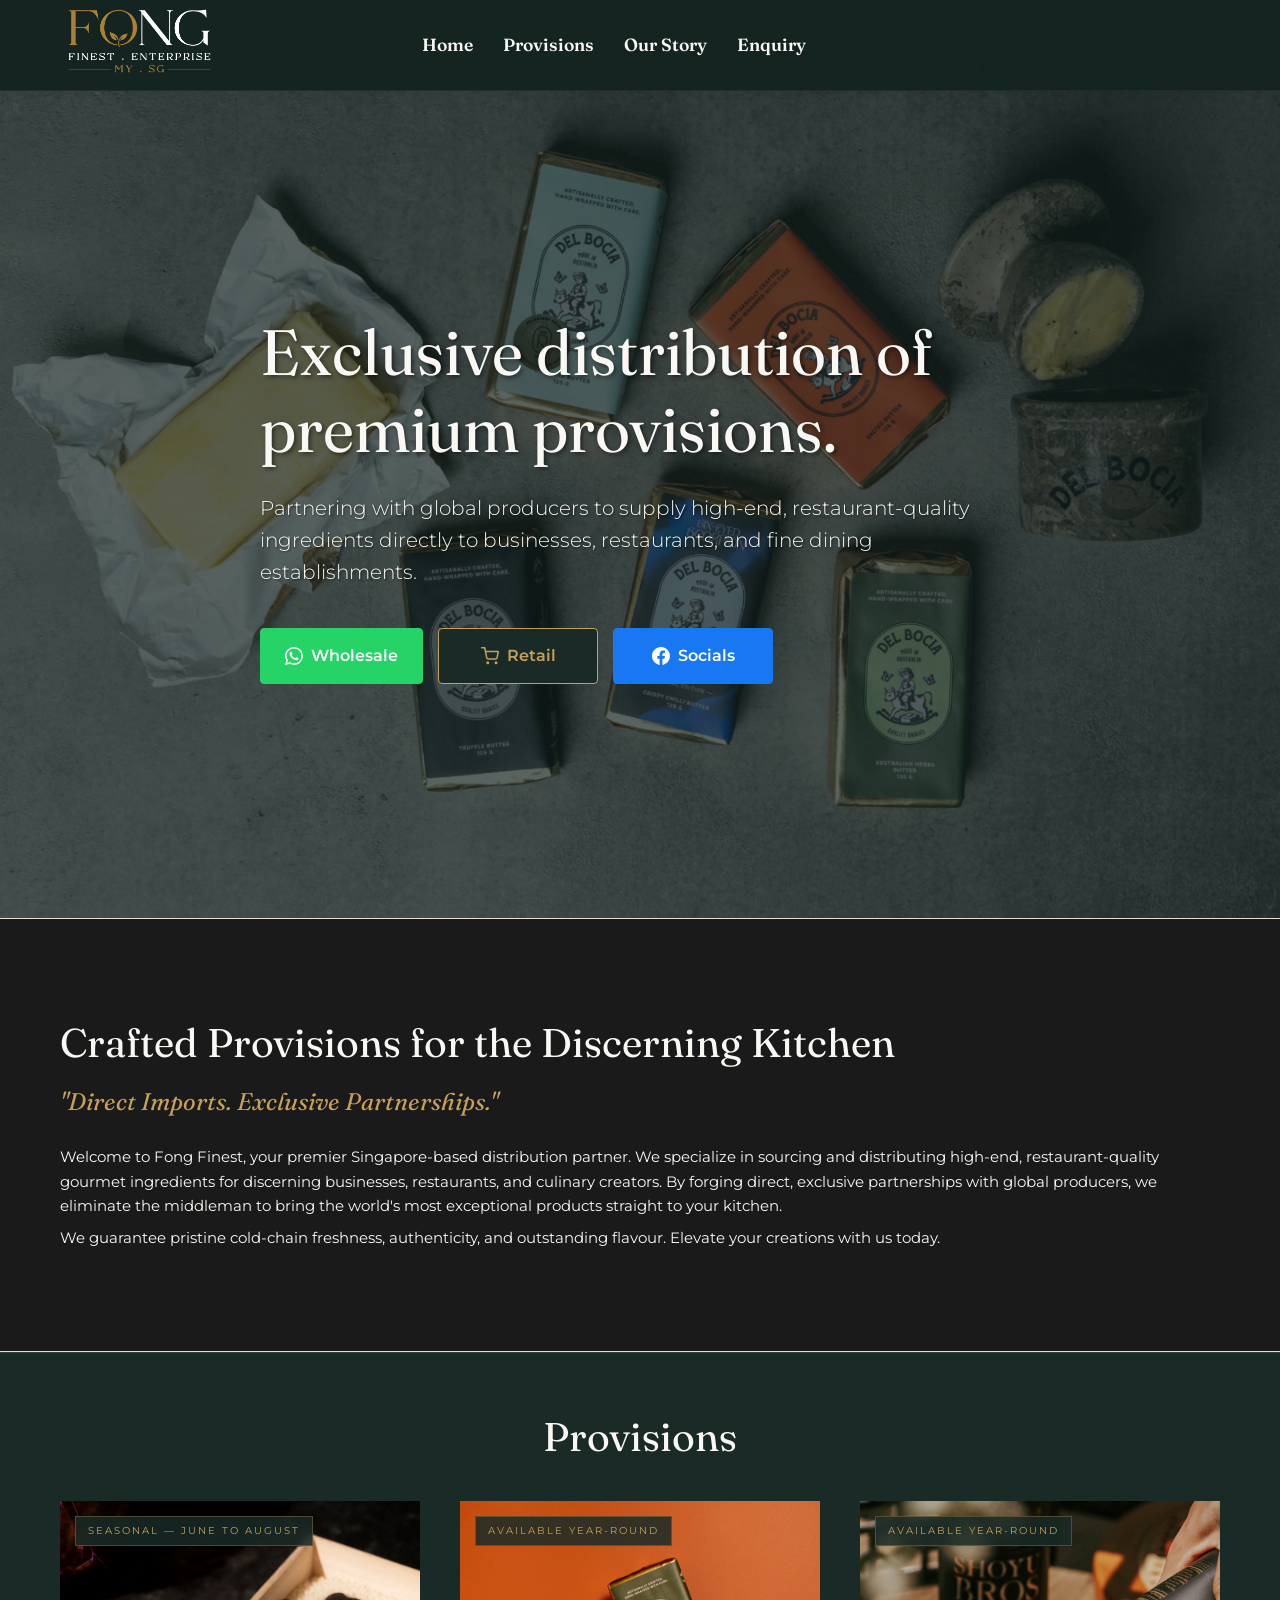
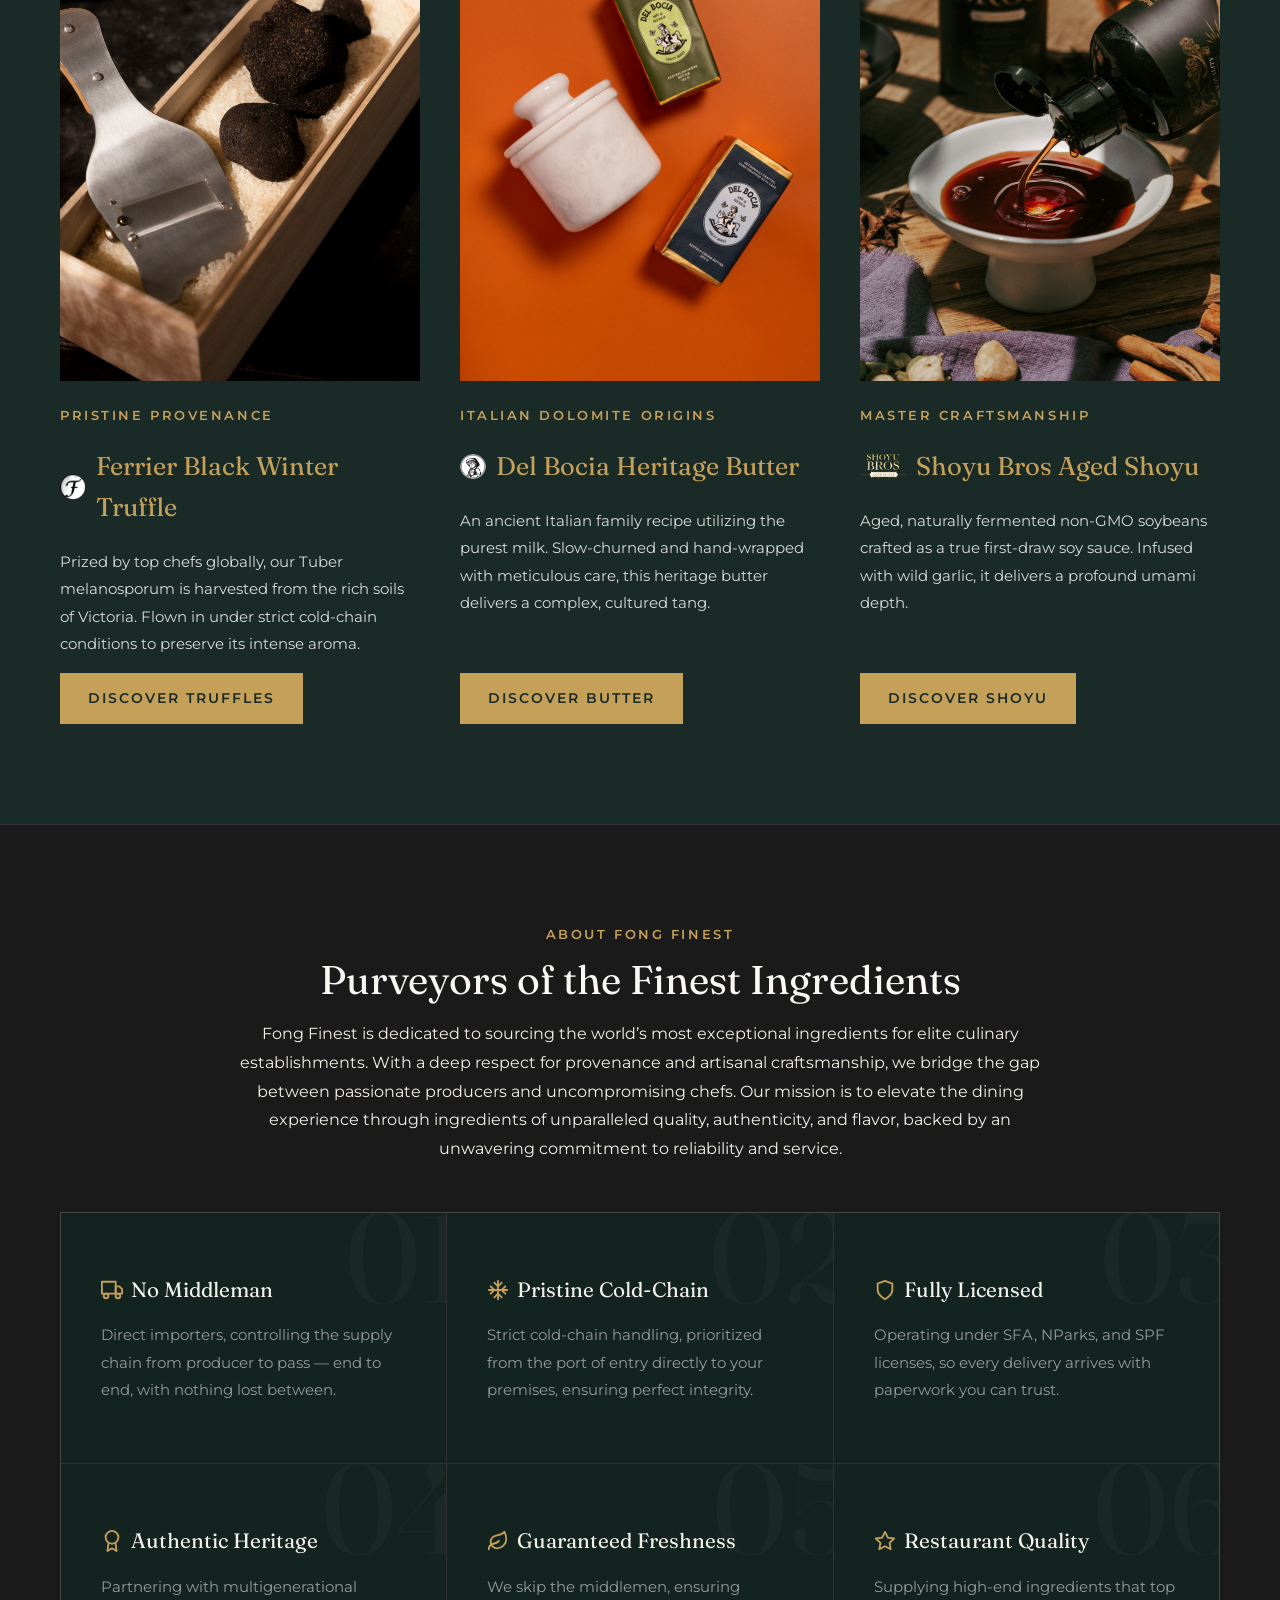
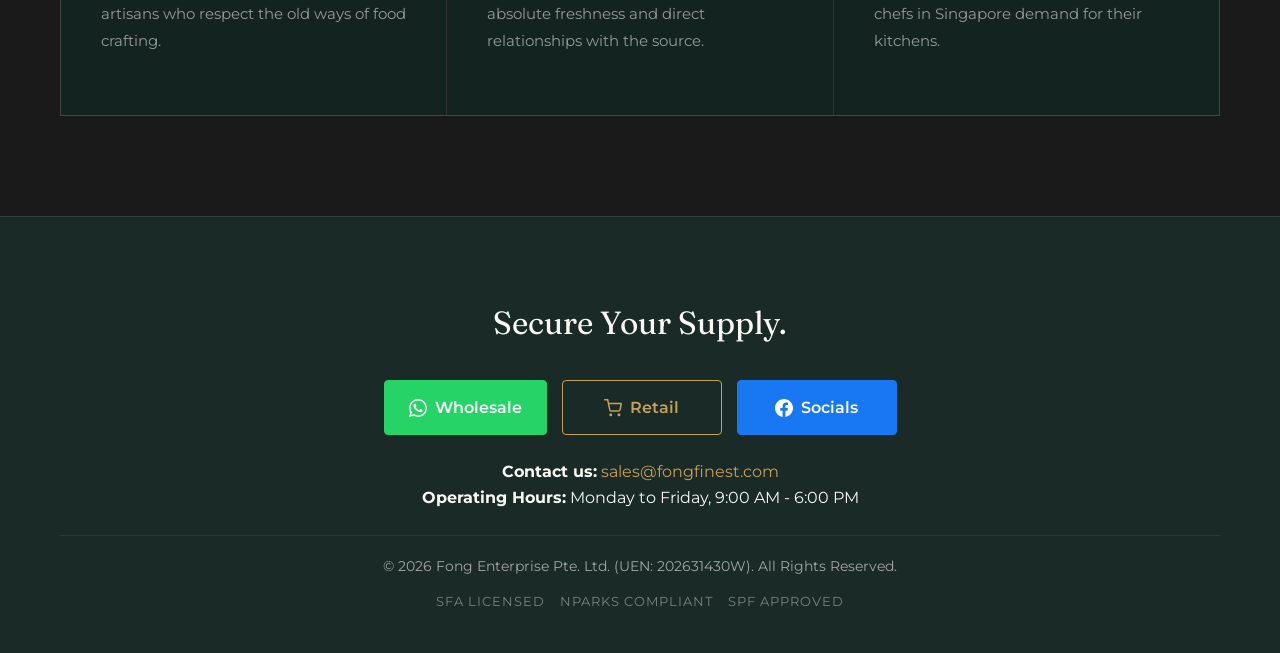
<file: index.html>
<!DOCTYPE html>
<html lang="en">
<head>
    <meta charset="UTF-8">
    <meta name="viewport" content="width=device-width, initial-scale=1.0">
    <title>FoNg Finest | Premium Global Provisions & Gourmet Ingredients</title>
    <meta name="description" content="Discover Singapore's premier source for high-end, restaurant-quality ingredients. FoNg Finest brings exclusive global provisions and culinary excellence straight from trusted artisans to your doorstep.">
    
    <!-- Open Graph Meta Tags for Link Previews (WhatsApp, Facebook, etc.) -->
    <meta property="og:title" content="FoNg Finest | Premium Global Provisions & Gourmet Ingredients">
    <meta property="og:description" content="Discover Singapore's premier source for high-end, restaurant-quality ingredients. FoNg Finest brings exclusive global provisions and culinary excellence straight from trusted artisans to your doorstep.">
    <meta property="og:image" content="https://fongfinest.com/assets/brand/og-image-fongfinest.jpg">
    <meta property="og:image:width" content="1200">
    <meta property="og:image:height" content="602">
    <meta property="og:url" content="https://fongfinest.com/">
    <meta property="og:type" content="website">

    <!-- Telegram & Twitter Meta Tags -->
    <meta name="twitter:card" content="summary_large_image">
    <meta name="twitter:title" content="FoNg Finest | Premium Global Provisions & Gourmet Ingredients">
    <meta name="twitter:description" content="Discover Singapore's premier source for high-end, restaurant-quality ingredients. FoNg Finest brings exclusive global provisions and culinary excellence straight from trusted artisans to your doorstep.">
    <meta name="twitter:image" content="https://fongfinest.com/assets/brand/og-image-fongfinest.jpg">

    <!-- Favicon -->
    <link rel="apple-touch-icon" href="assets/brand/apple-touch-icon.png">
    <link rel="icon" type="image/png" href="assets/brand/favicon.png">

    <link rel="preconnect" href="https://fonts.googleapis.com">
    <link rel="preconnect" href="https://fonts.gstatic.com" crossorigin>
    <link href="https://fonts.googleapis.com/css2?family=Fraunces:ital,opsz,wght@0,9..144,300..600;1,9..144,300..400&family=Montserrat:wght@300;400;500;600&display=swap" rel="stylesheet">
    <link rel="stylesheet" href="style.css">
</head>
<body>
    <header class="navbar">
        <div class="container nav-content">
            <a href="index.html" class="logo">
                <img src="assets/brand/logo-main.png" alt="Fong Finest Logo">
            </a>
            <nav class="nav-links">
                <a href="index.html">Home</a>
                <div class="nav-dropdown">
                    <a href="index.html#provisions" style="cursor: pointer;">Provisions</a>
                    <div class="nav-dropdown-content">
                        <a href="p/truffle.html" class="nav-dropdown-item">
                            <img src="assets/truffles/logo.png" alt="Ferrier Truffle" class="nav-dropdown-icon"> Ferrier Black Winter Truffle
                        </a>
                        <a href="p/butter.html" class="nav-dropdown-item">
                            <img src="assets/butter/logo.png" alt="Del Bocia" class="nav-dropdown-icon"> Del Bocia Heritage Butter
                        </a>
                        <a href="p/shoyu.html" class="nav-dropdown-item">
                            <img src="assets/shoyu/logo_black.png" alt="Shoyu Bros" class="nav-dropdown-icon"> Shoyu Bros Aged Shoyu
                        </a>
                    </div>
                </div>
                <a href="index.html#ourstory">Our Story</a>
                <a href="index.html#enquiry">Enquiry</a>
            </nav>
            <div class="nav-actions">
                <a href="https://wa.me/6587593091" target="_blank" rel="noopener noreferrer" class="btn btn-primary nav-btn-icon" data-tooltip="Wholesale" style="background-color: #25D366; color: white; border-color: #25D366;">
                    <svg xmlns="http://www.w3.org/2000/svg" width="18" height="18" viewBox="0 0 24 24" fill="currentColor"><path d="M17.472 14.382c-.297-.149-1.758-.867-2.03-.967-.273-.099-.471-.148-.67.15-.197.297-.767.966-.94 1.164-.173.199-.347.223-.644.075-.297-.15-1.255-.463-2.39-1.475-.888-.788-1.489-1.761-1.663-2.06-.173-.297-.018-.458.13-.606.134-.133.298-.347.446-.52.149-.174.198-.298.298-.497.099-.198.05-.371-.025-.52-.075-.149-.669-1.612-.916-2.207-.242-.579-.487-.5-.669-.51a12.8 12.8 0 0 0-.57-.01c-.198 0-.52.074-.792.372-.272.297-1.04 1.016-1.04 2.479 0 1.462 1.065 2.875 1.213 3.074.149.198 2.096 3.2 5.077 4.487.709.306 1.262.489 1.694.625.712.227 1.36.195 1.871.118.571-.085 1.758-.719 2.006-1.413.248-.694.248-1.289.173-1.413-.074-.124-.272-.198-.57-.347m-5.421 7.403h-.004a9.87 9.87 0 0 1-5.031-1.378l-.361-.214-3.741.982.998-3.648-.235-.374a9.86 9.86 0 0 1-1.51-5.26c.001-5.45 4.436-9.884 9.888-9.884 2.64 0 5.122 1.03 6.988 2.898a9.825 9.825 0 0 1 2.893 6.994c-.003 5.45-4.437 9.884-9.885 9.884m8.413-18.297A11.815 11.815 0 0 0 12.05 0C5.495 0 .16 5.335.157 11.892c0 2.096.547 4.142 1.588 5.945L.057 24l6.305-1.654a11.882 11.882 0 0 0 5.683 1.448h.005c6.554 0 11.89-5.335 11.893-11.893a11.821 11.821 0 0 0-3.48-8.413Z"/></svg>
                </a>
                <a href="https://order.fongfinest.com" target="_blank" rel="noopener noreferrer" class="btn btn-primary nav-btn-icon" data-tooltip="Retail" style="background-color: var(--charcoal); color: var(--gold);">
                    <svg xmlns="http://www.w3.org/2000/svg" width="18" height="18" viewBox="0 0 24 24" fill="none" stroke="currentColor" stroke-width="2" stroke-linecap="round" stroke-linejoin="round"><circle cx="9" cy="21" r="1"></circle><circle cx="20" cy="21" r="1"></circle><path d="M1 1h4l2.68 13.39a2 2 0 0 0 2 1.61h9.72a2 2 0 0 0 2-1.61L23 6H6"></path></svg>
                </a>
                <a href="https://www.facebook.com/share/1DrzeiNQV6/" target="_blank" rel="noopener noreferrer" class="btn btn-primary nav-btn-icon" data-tooltip="Socials" style="background-color: #1877F2; color: white; border-color: #1877F2;">
                    <svg xmlns="http://www.w3.org/2000/svg" width="18" height="18" viewBox="0 0 24 24" fill="currentColor"><path d="M24 12.073c0-6.627-5.373-12-12-12s-12 5.373-12 12c0 5.99 4.388 10.954 10.125 11.854v-8.385H7.078v-3.47h3.047V9.43c0-3.007 1.792-4.669 4.533-4.669 1.312 0 2.686.235 2.686.235v2.953H15.83c-1.491 0-1.956.925-1.956 1.874v2.25h3.328l-.532 3.47h-2.796v8.385C19.612 23.027 24 18.062 24 12.073z"/></svg>
                </a>
            </div>
            
            <button class="mobile-menu-toggle" aria-label="Toggle Menu">
                <span></span>
                <span></span>
                <span></span>
            </button>
        </div>
    </header>

    <main>
        <!-- Hero Section -->
        <section id="hero" class="hero fade-in-up">
            <div class="hero-overlay"></div>
            <div class="container hero-content">
                <h1 class="hero-title">Exclusive distribution of premium provisions.</h1>
                <p class="hero-subtitle">Partnering with global producers to supply high-end, restaurant-quality ingredients directly to businesses, restaurants, and fine dining establishments.</p>
                <div class="btn-group-standard fade-in-up" style="transition-delay: 0.2s;">
                    <a href="https://wa.me/6587593091" target="_blank" class="btn-std btn-std-wholesale">
                        <svg xmlns="http://www.w3.org/2000/svg" width="18" height="18" viewBox="0 0 24 24" fill="currentColor"><path d="M17.472 14.382c-.297-.149-1.758-.867-2.03-.967-.273-.099-.471-.148-.67.15-.197.297-.767.966-.94 1.164-.173.199-.347.223-.644.075-.297-.15-1.255-.463-2.39-1.475-.888-.788-1.489-1.761-1.663-2.06-.173-.297-.018-.458.13-.606.134-.133.298-.347.446-.52.149-.174.198-.298.298-.497.099-.198.05-.371-.025-.52-.075-.149-.669-1.612-.916-2.207-.242-.579-.487-.5-.669-.51a12.8 12.8 0 0 0-.57-.01c-.198 0-.52.074-.792.372-.272.297-1.04 1.016-1.04 2.479 0 1.462 1.065 2.875 1.213 3.074.149.198 2.096 3.2 5.077 4.487.709.306 1.262.489 1.694.625.712.227 1.36.195 1.871.118.571-.085 1.758-.719 2.006-1.413.248-.694.248-1.289.173-1.413-.074-.124-.272-.198-.57-.347m-5.421 7.403h-.004a9.87 9.87 0 0 1-5.031-1.378l-.361-.214-3.741.982.998-3.648-.235-.374a9.86 9.86 0 0 1-1.51-5.26c.001-5.45 4.436-9.884 9.888-9.884 2.64 0 5.122 1.03 6.988 2.898a9.825 9.825 0 0 1 2.893 6.994c-.003 5.45-4.437 9.884-9.885 9.884m8.413-18.297A11.815 11.815 0 0 0 12.05 0C5.495 0 .16 5.335.157 11.892c0 2.096.547 4.142 1.588 5.945L.057 24l6.305-1.654a11.882 11.882 0 0 0 5.683 1.448h.005c6.554 0 11.89-5.335 11.893-11.893a11.821 11.821 0 0 0-3.48-8.413Z"/></svg> Wholesale
                    </a>
                    <a href="https://order.fongfinest.com" target="_blank" class="btn-std btn-std-retail">
                        <svg xmlns="http://www.w3.org/2000/svg" width="18" height="18" viewBox="0 0 24 24" fill="none" stroke="currentColor" stroke-width="2" stroke-linecap="round" stroke-linejoin="round"><circle cx="9" cy="21" r="1"></circle><circle cx="20" cy="21" r="1"></circle><path d="M1 1h4l2.68 13.39a2 2 0 0 0 2 1.61h9.72a2 2 0 0 0 2-1.61L23 6H6"></path></svg> Retail
                    </a>
                    <a href="https://www.facebook.com/share/1DrzeiNQV6/" target="_blank" class="btn-std btn-std-fb">
                        <svg xmlns="http://www.w3.org/2000/svg" width="18" height="18" viewBox="0 0 24 24" fill="currentColor"><path d="M24 12.073c0-6.627-5.373-12-12-12s-12 5.373-12 12c0 5.99 4.388 10.954 10.125 11.854v-8.385H7.078v-3.47h3.047V9.43c0-3.007 1.792-4.669 4.533-4.669 1.312 0 2.686.235 2.686.235v2.953H15.83c-1.491 0-1.956.925-1.956 1.874v2.25h3.328l-.532 3.47h-2.796v8.385C19.612 23.027 24 18.062 24 12.073z"/></svg> Socials
                    </a>
                </div>
            </div>
        </section>

        <!-- About Us Section -->
        <section id="about" class="section about-section bg-black">
            <div class="container about-container fade-in-up">
                <div class="about-text">
                    <h2 class="section-title">Crafted Provisions for the Discerning Kitchen</h2>
                    <p class="tagline">"Direct Imports. Exclusive Partnerships."</p>
                    <p class="body-text mt-4">Welcome to Fong Finest, your premier Singapore-based distribution partner. We specialize in sourcing and distributing high-end, restaurant-quality gourmet ingredients for discerning businesses, restaurants, and culinary creators. By forging direct, exclusive partnerships with global producers, we eliminate the middleman to bring the world's most exceptional products straight to your kitchen.</p>
                    <p class="body-text mt-2">We guarantee pristine cold-chain freshness, authenticity, and outstanding flavour. Elevate your creations with us today.</p>
                </div>

                    
                    </div>
            </div>
        </section>

        
        
        <!-- Portfolio Section -->
        <section id="provisions" class="section portfolio-section rule-top" style="padding-top: 60px;">
            <div class="container">
                <h2 class="section-title text-center fade-in-up" style="margin-bottom: 40px;">Provisions</h2>
                
                <!-- Truffles -->
                <div class="brand-roster-grid">
                    <div class="brand-roster-card fade-in-up">
                        <div class="brand-img-wrapper">
                            <span class="season-badge">Seasonal — June to August</span>
                            <img src="assets/truffles/editorial-1.jpg" alt="Victorian Black Winter Truffle" class="brand-img">
                        </div>
                        <div class="brand-text">
                            <p class="eyebrow">Pristine Provenance</p>
                            <h3 class="editorial-title" style="font-size: 1.6rem;"><span style="display: flex; align-items: center; gap: 10px;"><img src="assets/truffles/logo.png" style="height: 1.6rem; width: auto; object-fit: contain; border-radius: 50%;"> Ferrier Black Winter Truffle</span></h3>
                            <p class="editorial-desc">Prized by top chefs globally, our Tuber melanosporum is harvested from the rich soils of Victoria. Flown in under strict cold-chain conditions to preserve its intense aroma.</p>
                            <a href="p/truffle.html" class="btn btn-primary mt-4">Discover Truffles</a>
                        </div>
                    </div>

                    <!-- Butter -->
                    <div class="brand-roster-card fade-in-up" style="transition-delay: 0.1s;">
                        <div class="brand-img-wrapper">
                            <span class="season-badge">Available year-round</span>
                            <img src="assets/butter/editorial-1.jpg" alt="Del Bocia Heritage Butter" class="brand-img">
                        </div>
                        <div class="brand-text">
                            <p class="eyebrow">Italian Dolomite Origins</p>
                            <h3 class="editorial-title" style="font-size: 1.6rem;"><span style="display: flex; align-items: center; gap: 10px;"><img src="assets/butter/logo.webp" style="height: 1.6rem; width: auto; object-fit: contain; border-radius: 50%;"> Del Bocia Heritage Butter</span></h3>
                            <p class="editorial-desc">An ancient Italian family recipe utilizing the purest milk. Slow-churned and hand-wrapped with meticulous care, this heritage butter delivers a complex, cultured tang.</p>
                            <a href="p/butter.html" class="btn btn-primary mt-4">Discover Butter</a>
                        </div>
                    </div>

                    <!-- Shoyu -->
                    <div class="brand-roster-card fade-in-up" style="transition-delay: 0.2s;">
                        <div class="brand-img-wrapper">
                            <span class="season-badge">Available year-round</span>
                            <img src="assets/shoyu/editorial-1.jpg" alt="Shoyu Bros Aged Shoyu" class="brand-img">
                        </div>
                        <div class="brand-text">
                            <p class="eyebrow">Master Craftsmanship</p>
                            <h3 class="editorial-title" style="font-size: 1.6rem;"><span style="display: flex; align-items: center; gap: 10px;"><img src="assets/shoyu/logo.png" style="height: 1.6rem; width: auto; object-fit: contain;"> Shoyu Bros Aged Shoyu</span></h3>
                            <p class="editorial-desc">Aged, naturally fermented non-GMO soybeans crafted as a true first-draw soy sauce. Infused with wild garlic, it delivers a profound umami depth.</p>
                            <a href="p/shoyu.html" class="btn btn-primary mt-4">Discover Shoyu</a>
                        </div>
                    </div>
                </div>
            </div>
        </section>

        <!-- About Section -->
        <section id="ourstory" class="section advantage-section rule-top bg-black text-cream">
            <div class="container">
                <p class="eyebrow text-center fade-in-up" style="margin-bottom: 10px;">About Fong Finest</p>
                <h2 class="section-title text-center fade-in-up">Purveyors of the Finest Ingredients</h2>
                <div class="text-center fade-in-up" style="max-width: 800px; margin: 0 auto 3rem auto; color: var(--color-gray-light); line-height: 1.8; font-family: var(--font-secondary);">
                    <p>Fong Finest is dedicated to sourcing the world’s most exceptional ingredients for elite culinary establishments. With a deep respect for provenance and artisanal craftsmanship, we bridge the gap between passionate producers and uncompromising chefs. Our mission is to elevate the dining experience through ingredients of unparalleled quality, authenticity, and flavor, backed by an unwavering commitment to reliability and service.</p>
                </div>
                <div class="grid advantage-grid mt-6">
                    <div class="advantage-item fade-in-up" style="transition-delay: 0.1s;">
                        <span class="advantage-number">01</span>
                        <h4 style="display: flex; align-items: center; gap: 8px;"><svg xmlns="http://www.w3.org/2000/svg" width="22" height="22" viewBox="0 0 24 24" fill="none" stroke="currentColor" stroke-width="2" stroke-linecap="round" stroke-linejoin="round" style="color: var(--gold);"><rect x="1" y="3" width="15" height="13"></rect><polygon points="16 8 20 8 23 11 23 16 16 16 16 8"></polygon><circle cx="5.5" cy="18.5" r="2.5"></circle><circle cx="18.5" cy="18.5" r="2.5"></circle></svg> No Middleman</h4>
                        <p>Direct importers, controlling the supply chain from producer to pass — end to end, with nothing lost between.</p>
                    </div>
                    <div class="advantage-item fade-in-up" style="transition-delay: 0.2s;">
                        <span class="advantage-number">02</span>
                        <h4 style="display: flex; align-items: center; gap: 8px;"><svg xmlns="http://www.w3.org/2000/svg" width="22" height="22" viewBox="0 0 24 24" fill="none" stroke="currentColor" stroke-width="2" stroke-linecap="round" stroke-linejoin="round" style="color: var(--gold);"><line x1="2" y1="12" x2="22" y2="12"></line><line x1="12" y1="2" x2="12" y2="22"></line><path d="M20 16l-4-4 4-4"></path><path d="M4 8l4 4-4 4"></path><path d="M16 4l-4 4-4-4"></path><path d="M8 20l4-4 4 4"></path></svg> Pristine Cold-Chain</h4>
                        <p>Strict cold-chain handling, prioritized from the port of entry directly to your premises, ensuring perfect integrity.</p>
                    </div>
                    <div class="advantage-item fade-in-up" style="transition-delay: 0.3s;">
                        <span class="advantage-number">03</span>
                        <h4 style="display: flex; align-items: center; gap: 8px;"><svg xmlns="http://www.w3.org/2000/svg" width="22" height="22" viewBox="0 0 24 24" fill="none" stroke="currentColor" stroke-width="2" stroke-linecap="round" stroke-linejoin="round" style="color: var(--gold);"><path d="M12 22s8-4 8-10V5l-8-3-8 3v7c0 6 8 10 8 10z"></path></svg> Fully Licensed</h4>
                        <p>Operating under SFA, NParks, and SPF licenses, so every delivery arrives with paperwork you can trust.</p>
                    </div>
                    <div class="advantage-item fade-in-up" style="transition-delay: 0.4s;">
                        <span class="advantage-number">04</span>
                        <h4 style="display: flex; align-items: center; gap: 8px;"><svg xmlns="http://www.w3.org/2000/svg" width="22" height="22" viewBox="0 0 24 24" fill="none" stroke="currentColor" stroke-width="2" stroke-linecap="round" stroke-linejoin="round" style="color: var(--gold);"><circle cx="12" cy="8" r="7"></circle><polyline points="8.21 13.89 7 23 12 20 17 23 15.79 13.88"></polyline></svg> Authentic Heritage</h4>
                        <p>Partnering with multigenerational artisans who respect the old ways of food crafting.</p>
                    </div>
                    <div class="advantage-item fade-in-up" style="transition-delay: 0.5s;">
                        <span class="advantage-number">05</span>
                        <h4 style="display: flex; align-items: center; gap: 8px;"><svg xmlns="http://www.w3.org/2000/svg" width="22" height="22" viewBox="0 0 24 24" fill="none" stroke="currentColor" stroke-width="2" stroke-linecap="round" stroke-linejoin="round" style="color: var(--gold);"><path d="M11 20A7 7 0 0 1 9.8 6.1C15.5 5 17 4.48 19 2c1 2 2 4.18 2 8 0 5.5-4.78 10-10 10Z"></path><path d="M2 21c0-3 1.85-5.36 5.08-6C9.5 14.52 12 13 13 12"></path></svg> Guaranteed Freshness</h4>
                        <p>We skip the middlemen, ensuring absolute freshness and direct relationships with the source.</p>
                    </div>
                    <div class="advantage-item fade-in-up" style="transition-delay: 0.6s;">
                        <span class="advantage-number">06</span>
                        <h4 style="display: flex; align-items: center; gap: 8px;"><svg xmlns="http://www.w3.org/2000/svg" width="22" height="22" viewBox="0 0 24 24" fill="none" stroke="currentColor" stroke-width="2" stroke-linecap="round" stroke-linejoin="round" style="color: var(--gold);"><polygon points="12 2 15.09 8.26 22 9.27 17 14.14 18.18 21.02 12 17.77 5.82 21.02 7 14.14 2 9.27 8.91 8.26 12 2"></polygon></svg> Restaurant Quality</h4>
                        <p>Supplying high-end ingredients that top chefs in Singapore demand for their kitchens.</p>
                    </div>
                </div>
            </div>
        </section>
    </div>
    </main>

    <!-- Footer -->
    <footer id="enquiry" class="footer rule-top">
        <div class="container footer-content fade-in-up">
            <h2 class="footer-title">Secure Your Supply.</h2>
            <div class="btn-group-standard btn-group-center fade-in-up" style="transition-delay: 0.2s;">
                    <a href="https://wa.me/6587593091" target="_blank" class="btn-std btn-std-wholesale">
                        <svg xmlns="http://www.w3.org/2000/svg" width="18" height="18" viewBox="0 0 24 24" fill="currentColor"><path d="M17.472 14.382c-.297-.149-1.758-.867-2.03-.967-.273-.099-.471-.148-.67.15-.197.297-.767.966-.94 1.164-.173.199-.347.223-.644.075-.297-.15-1.255-.463-2.39-1.475-.888-.788-1.489-1.761-1.663-2.06-.173-.297-.018-.458.13-.606.134-.133.298-.347.446-.52.149-.174.198-.298.298-.497.099-.198.05-.371-.025-.52-.075-.149-.669-1.612-.916-2.207-.242-.579-.487-.5-.669-.51a12.8 12.8 0 0 0-.57-.01c-.198 0-.52.074-.792.372-.272.297-1.04 1.016-1.04 2.479 0 1.462 1.065 2.875 1.213 3.074.149.198 2.096 3.2 5.077 4.487.709.306 1.262.489 1.694.625.712.227 1.36.195 1.871.118.571-.085 1.758-.719 2.006-1.413.248-.694.248-1.289.173-1.413-.074-.124-.272-.198-.57-.347m-5.421 7.403h-.004a9.87 9.87 0 0 1-5.031-1.378l-.361-.214-3.741.982.998-3.648-.235-.374a9.86 9.86 0 0 1-1.51-5.26c.001-5.45 4.436-9.884 9.888-9.884 2.64 0 5.122 1.03 6.988 2.898a9.825 9.825 0 0 1 2.893 6.994c-.003 5.45-4.437 9.884-9.885 9.884m8.413-18.297A11.815 11.815 0 0 0 12.05 0C5.495 0 .16 5.335.157 11.892c0 2.096.547 4.142 1.588 5.945L.057 24l6.305-1.654a11.882 11.882 0 0 0 5.683 1.448h.005c6.554 0 11.89-5.335 11.893-11.893a11.821 11.821 0 0 0-3.48-8.413Z"/></svg> Wholesale
                    </a>
                    <a href="https://order.fongfinest.com" target="_blank" class="btn-std btn-std-retail">
                        <svg xmlns="http://www.w3.org/2000/svg" width="18" height="18" viewBox="0 0 24 24" fill="none" stroke="currentColor" stroke-width="2" stroke-linecap="round" stroke-linejoin="round"><circle cx="9" cy="21" r="1"></circle><circle cx="20" cy="21" r="1"></circle><path d="M1 1h4l2.68 13.39a2 2 0 0 0 2 1.61h9.72a2 2 0 0 0 2-1.61L23 6H6"></path></svg> Retail
                    </a>
                    <a href="https://www.facebook.com/share/1DrzeiNQV6/" target="_blank" class="btn-std btn-std-fb">
                        <svg xmlns="http://www.w3.org/2000/svg" width="18" height="18" viewBox="0 0 24 24" fill="currentColor"><path d="M24 12.073c0-6.627-5.373-12-12-12s-12 5.373-12 12c0 5.99 4.388 10.954 10.125 11.854v-8.385H7.078v-3.47h3.047V9.43c0-3.007 1.792-4.669 4.533-4.669 1.312 0 2.686.235 2.686.235v2.953H15.83c-1.491 0-1.956.925-1.956 1.874v2.25h3.328l-.532 3.47h-2.796v8.385C19.612 23.027 24 18.062 24 12.073z"/></svg> Socials
                    </a>
                </div>
            
            <div class="footer-info mt-6">
                <p><strong>Contact us:</strong> <a href="mailto:sales@fongfinest.com" style="color: var(--gold);">sales@fongfinest.com</a></p>
                <p><strong>Operating Hours:</strong> Monday to Friday, 9:00 AM - 6:00 PM</p>
            </div>
            
            <div class="footer-bottom mt-6" style="display: flex; flex-direction: column; align-items: center; gap: 10px;">
                <p>&copy; 2026 Fong Enterprise Pte. Ltd. (UEN: 202631430W). All Rights Reserved.</p>
                <div style="display: flex; gap: 15px; opacity: 0.7; margin-top: 5px;">
                    <span style="font-size: 0.8rem; letter-spacing: 1px;">SFA LICENSED</span>
                    <span style="font-size: 0.8rem; letter-spacing: 1px;">NPARKS COMPLIANT</span>
                    <span style="font-size: 0.8rem; letter-spacing: 1px;">SPF APPROVED</span>
                </div>
            </div>
        </div>
    </footer>

    <script src="script.js"></script>
</body>
</html>
</file>
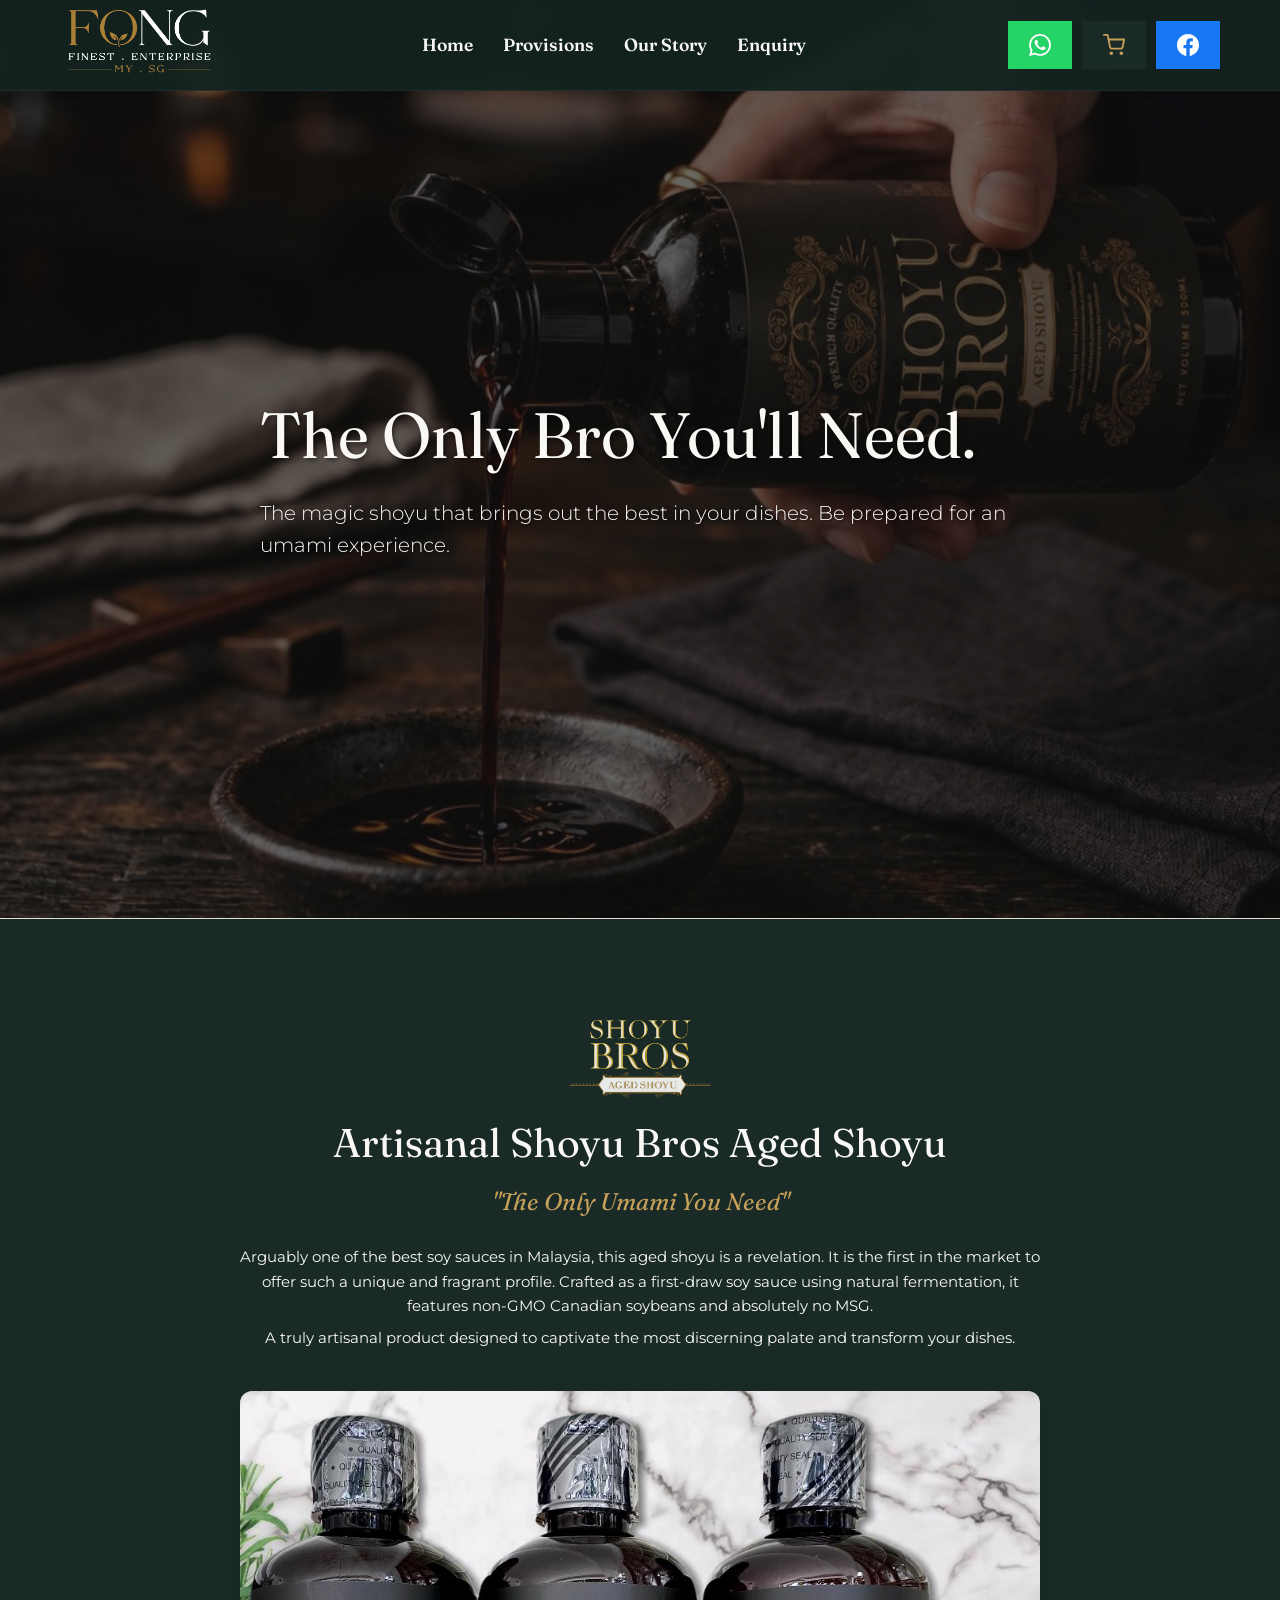
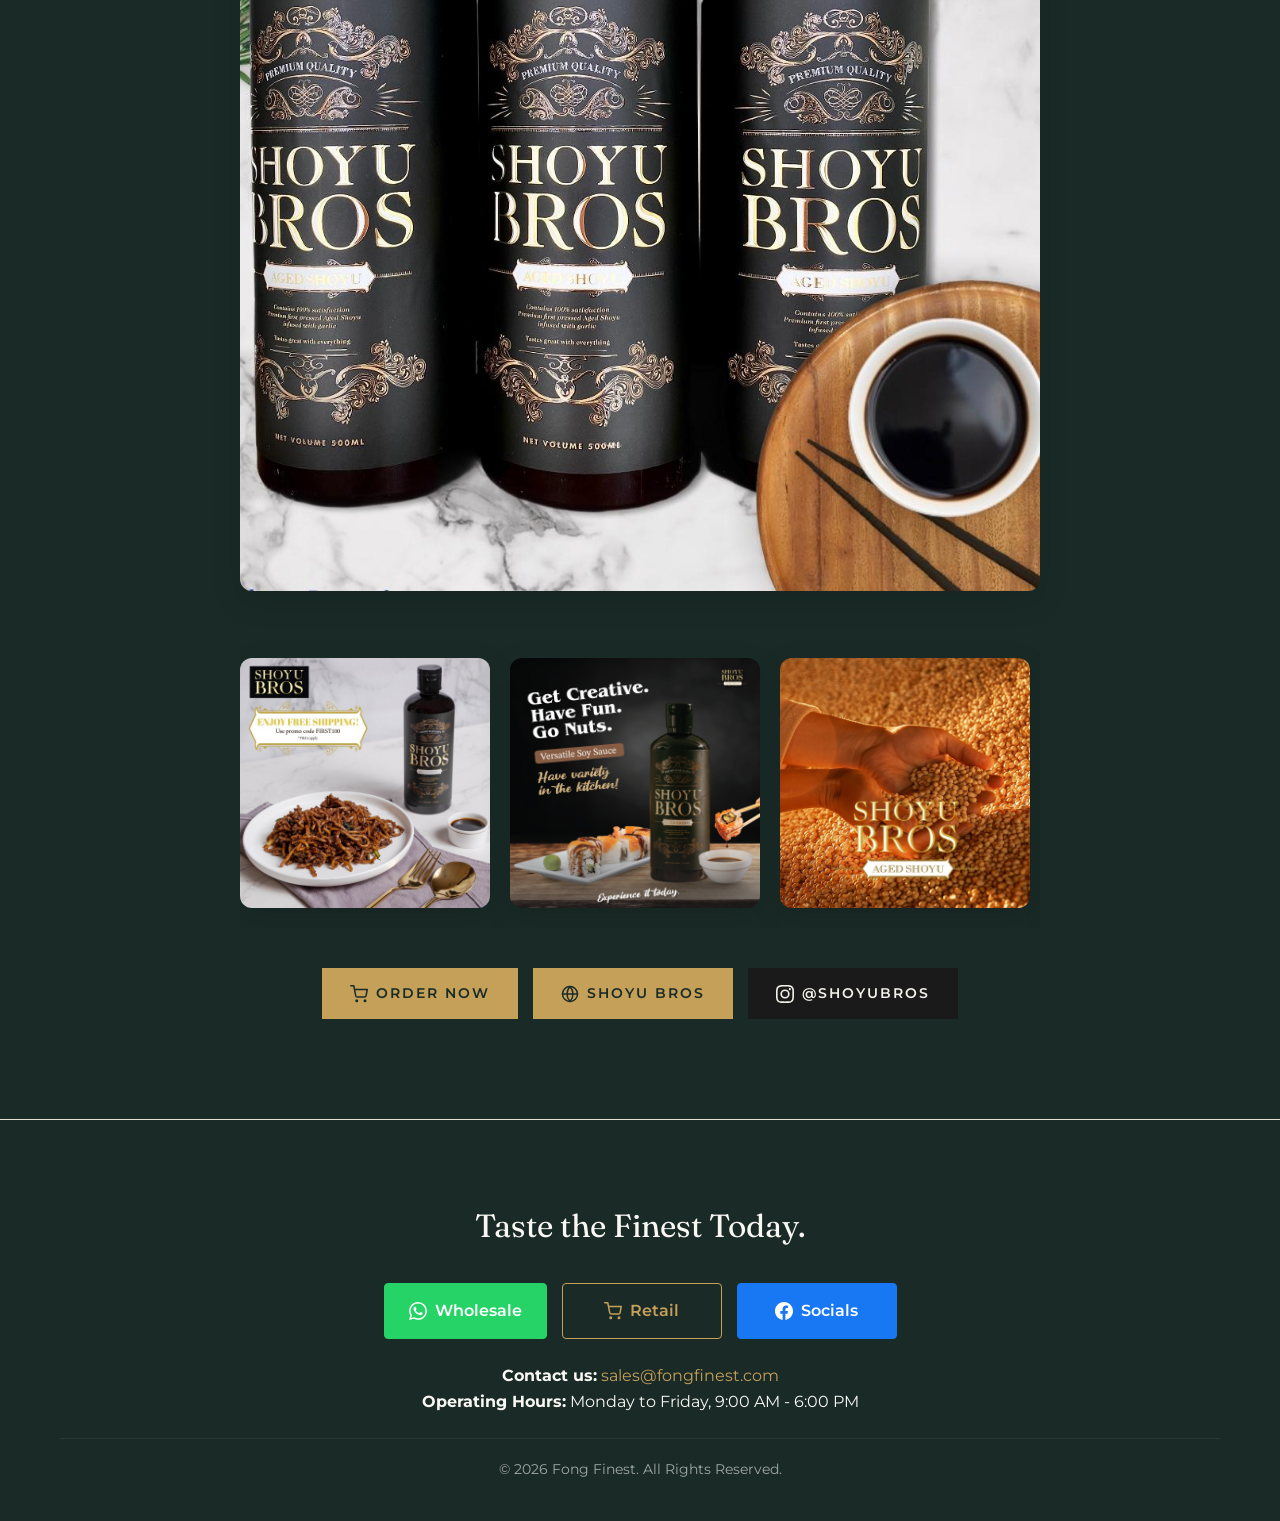
<file: p/shoyu.html>
<!DOCTYPE html>
<html lang="en">
<head>
    <meta charset="UTF-8">
    <meta name="viewport" content="width=device-width, initial-scale=1.0">
    <title>Shoyu Bros | Artisanal Aged Shoyu Infused with Wild Garlic</title>
        <!-- Preload Hero Assets for Instant Paint -->
    <link rel="preload" as="image" href="../assets/shoyu/hero-1.jpg">
    <meta name="description" content="Experience the ultimate umami with Shoyu Bros. Malaysia's finest artisanal dry aged shoyu, a naturally fermented, first-draw masterpiece crafted for the true culinary connoisseur.">
    
    <!-- Open Graph Meta Tags for Link Previews (WhatsApp, Telegram, etc.) -->
    <meta property="og:title" content="Shoyu Bros | Artisanal Aged Shoyu Infused with Wild Garlic">
    <meta property="og:description" content="Experience the ultimate umami with Shoyu Bros. Malaysia's finest artisanal dry aged shoyu, a naturally fermented, first-draw masterpiece crafted for the true culinary connoisseur.">
    <meta property="og:image" content="https://fongfinest.com/assets/shoyu/og-shoyubros-01.jpg?v=1791365764">
    <meta name="twitter:card" content="summary_large_image">
    <meta name="twitter:title" content="Shoyu Bros | Artisanal Aged Shoyu Infused with Wild Garlic">
    <meta name="twitter:description" content="Experience the ultimate umami with Shoyu Bros. Malaysia's finest artisanal dry aged shoyu, a naturally fermented, first-draw masterpiece crafted for the true culinary connoisseur.">
    <meta name="twitter:image" content="https://fongfinest.com/assets/shoyu/og-shoyubros-01.jpg?v=1791365764">
    <meta property="og:image:width" content="900">
    <meta property="og:image:height" content="900">
    <meta property="og:url" content="https://shoyubros.com/">
    <meta property="og:type" content="website">
    <link rel="icon" href="../assets/brand/favicon.png" type="image/png">
    <link rel="preconnect" href="https://fonts.googleapis.com">
    <link rel="preconnect" href="https://fonts.gstatic.com" crossorigin>
    <link href="https://fonts.googleapis.com/css2?family=Fraunces:ital,opsz,wght@0,9..144,300..600;1,9..144,300..400&family=Montserrat:wght@300;400;500;600&display=swap" rel="stylesheet">
    <link rel="stylesheet" href="../style.css">
</head>
<body>
    <header class="navbar">
        <div class="container nav-content">
            <a href="../index.html" class="logo">
                <img src="../assets/brand/logo-main.png" alt="Fong Finest Logo">
            </a>
            <nav class="nav-links">
                <a href="../index.html">Home</a>
                <div class="nav-dropdown">
                    <a href="../index.html#provisions" style="cursor: pointer;">Provisions</a>
                    <div class="nav-dropdown-content">
                        <a href="../p/truffle.html" class="nav-dropdown-item">
                            <img src="../assets/truffles/logo.png" alt="Ferrier Truffle" class="nav-dropdown-icon"> Ferrier Black Winter Truffle
                        </a>
                        <a href="../p/butter.html" class="nav-dropdown-item">
                            <img src="../assets/butter/logo.png" alt="Del Bocia" class="nav-dropdown-icon"> Del Bocia Heritage Butter
                        </a>
                        <a href="../p/shoyu.html" class="nav-dropdown-item">
                            <img src="../assets/shoyu/logo_black.png" alt="Shoyu Bros" class="nav-dropdown-icon"> Shoyu Bros Aged Shoyu
                        </a>
                    </div>
                </div>
                <a href="../index.html#ourstory">Our Story</a>
                <a href="../index.html#enquiry">Enquiry</a>
            </nav>
            <div class="nav-actions">
                <a href="https://wa.me/6587593091" target="_blank" rel="noopener noreferrer" class="btn btn-primary nav-btn-icon" data-tooltip="Wholesale" style="background-color: #25D366; color: white; border-color: #25D366;">
                    <svg xmlns="http://www.w3.org/2000/svg" width="18" height="18" viewBox="0 0 24 24" fill="currentColor"><path d="M17.472 14.382c-.297-.149-1.758-.867-2.03-.967-.273-.099-.471-.148-.67.15-.197.297-.767.966-.94 1.164-.173.199-.347.223-.644.075-.297-.15-1.255-.463-2.39-1.475-.888-.788-1.489-1.761-1.663-2.06-.173-.297-.018-.458.13-.606.134-.133.298-.347.446-.52.149-.174.198-.298.298-.497.099-.198.05-.371-.025-.52-.075-.149-.669-1.612-.916-2.207-.242-.579-.487-.5-.669-.51a12.8 12.8 0 0 0-.57-.01c-.198 0-.52.074-.792.372-.272.297-1.04 1.016-1.04 2.479 0 1.462 1.065 2.875 1.213 3.074.149.198 2.096 3.2 5.077 4.487.709.306 1.262.489 1.694.625.712.227 1.36.195 1.871.118.571-.085 1.758-.719 2.006-1.413.248-.694.248-1.289.173-1.413-.074-.124-.272-.198-.57-.347m-5.421 7.403h-.004a9.87 9.87 0 0 1-5.031-1.378l-.361-.214-3.741.982.998-3.648-.235-.374a9.86 9.86 0 0 1-1.51-5.26c.001-5.45 4.436-9.884 9.888-9.884 2.64 0 5.122 1.03 6.988 2.898a9.825 9.825 0 0 1 2.893 6.994c-.003 5.45-4.437 9.884-9.885 9.884m8.413-18.297A11.815 11.815 0 0 0 12.05 0C5.495 0 .16 5.335.157 11.892c0 2.096.547 4.142 1.588 5.945L.057 24l6.305-1.654a11.882 11.882 0 0 0 5.683 1.448h.005c6.554 0 11.89-5.335 11.893-11.893a11.821 11.821 0 0 0-3.48-8.413Z"/></svg>
                </a>
                <a href="https://order.fongfinest.com" target="_blank" rel="noopener noreferrer" class="btn btn-primary nav-btn-icon" data-tooltip="Retail" style="background-color: var(--charcoal); color: var(--gold);">
                    <svg xmlns="http://www.w3.org/2000/svg" width="18" height="18" viewBox="0 0 24 24" fill="none" stroke="currentColor" stroke-width="2" stroke-linecap="round" stroke-linejoin="round"><circle cx="9" cy="21" r="1"></circle><circle cx="20" cy="21" r="1"></circle><path d="M1 1h4l2.68 13.39a2 2 0 0 0 2 1.61h9.72a2 2 0 0 0 2-1.61L23 6H6"></path></svg>
                </a>
                <a href="https://www.facebook.com/share/1DrzeiNQV6/" target="_blank" rel="noopener noreferrer" class="btn btn-primary nav-btn-icon" data-tooltip="Socials" style="background-color: #1877F2; color: white; border-color: #1877F2;">
                    <svg xmlns="http://www.w3.org/2000/svg" width="18" height="18" viewBox="0 0 24 24" fill="currentColor"><path d="M24 12.073c0-6.627-5.373-12-12-12s-12 5.373-12 12c0 5.99 4.388 10.954 10.125 11.854v-8.385H7.078v-3.47h3.047V9.43c0-3.007 1.792-4.669 4.533-4.669 1.312 0 2.686.235 2.686.235v2.953H15.83c-1.491 0-1.956.925-1.956 1.874v2.25h3.328l-.532 3.47h-2.796v8.385C19.612 23.027 24 18.062 24 12.073z"/></svg>
                </a>
            </div>
            
            <button class="mobile-menu-toggle" aria-label="Toggle Menu">
                <span></span>
                <span></span>
                <span></span>
            </button>
        </div>
    </header>

    <main>
        <!-- Hero Section -->
        <section class="hero hero-video-container fade-in-up" style="position: relative; overflow: hidden; background-color: #333; background-image: none;">
        <video class="hero-video" autoplay loop muted playsinline preload="auto" fetchpriority="high" poster="../assets/shoyu/hero-1.jpg" style="position: absolute; top: 0; left: 0; width: 100%; height: 100%; object-fit: cover; opacity: 0.6; z-index: 1;">
            <source src="../assets/shoyu/stirfry-evaluate-04.mp4" type="video/mp4">
        </video>
        <div class="hero-overlay" style="background: rgba(0,0,0,0.4); position: absolute; inset: 0; z-index: 2;"></div>
            <div class="container hero-content" style="position: relative; z-index: 10;">
                <h1 class="hero-title">The Only Bro You'll Need.</h1>
                <p class="hero-subtitle">The magic shoyu that brings out the best in your dishes. Be prepared for an umami experience.</p>
            </div>
        </section>

        <!-- Product Section -->
        <section class="section about-section bg-cream" style="background-color: var(--charcoal); color: var(--foreground);">
            <div class="container about-container fade-in-up">
                <div class="about-text text-center" style="max-width: 800px; margin: 0 auto;">
                    <img src="../assets/shoyu/logo.png" alt="Brand Logo" style="max-height: 80px; margin: 0 auto 20px; display: block; opacity: 0.9;">
                    <h2 class="section-title">Artisanal Shoyu Bros Aged Shoyu</h2>
                    <p class="tagline">"The Only Umami You Need"</p>
                    <p class="body-text mt-4">Arguably one of the best soy sauces in Malaysia, this aged shoyu is a revelation. It is the first in the market to offer such a unique and fragrant profile. Crafted as a first-draw soy sauce using natural fermentation, it features non-GMO Canadian soybeans and absolutely no MSG.</p>
                    <p class="body-text mt-2">A truly artisanal product designed to captivate the most discerning palate and transform your dishes.</p>
                    
                    <div style="margin: 40px 0;">
                        <img src="../assets/shoyu/og-image.jpg" alt="Shoyu Bros Artisanal Soy Sauce" style="max-width: 100%; border-radius: 12px; box-shadow: 0 10px 30px rgba(0,0,0,0.15);">
                    </div>
                    
                    
                    
                    
        <div class="infinite-carousel-container fade-in-up">
            <div class="infinite-carousel">
                <img src="../assets/shoyu/gallery/637704904_18561507334003157_1524865854115677877_n.jpg" alt="Shoyu Bros gallery image">
                <img src="../assets/shoyu/gallery/480904792_660036843034006_5450929049733168554_n.jpg" alt="Shoyu Bros gallery image">
                <img src="../assets/shoyu/gallery/641219964_18563161630055656_5378650371683340505_n.jpg" alt="Shoyu Bros gallery image">
                <img src="../assets/shoyu/gallery/621154022_18118310227596426_2024484532962518651_n.jpg" alt="Shoyu Bros gallery image">
                <img src="../assets/shoyu/gallery/621218256_18089107186865509_6471497989356053727_n.webp" alt="Shoyu Bros gallery image">
                <img src="../assets/shoyu/gallery/621575040_18148597699443851_6133550671702743988_n.webp" alt="Shoyu Bros gallery image">
                <img src="../assets/shoyu/gallery/622133503_18059217593334941_215554549535075638_n.webp" alt="Shoyu Bros gallery image">
                <img src="../assets/shoyu/gallery/641236120_18569839579054260_4181546330057416879_n.jpg" alt="Shoyu Bros gallery image">
                <img src="../assets/shoyu/gallery/649829117_18086413063951083_3768562851118182363_n.jpg" alt="Shoyu Bros gallery image">
                <img src="../assets/shoyu/gallery/657376162_18205321048328058_1280454164457793173_n.jpg" alt="Shoyu Bros gallery image">
                <img src="../assets/shoyu/gallery/328259021_6011536548884762_2778400187351916573_n.jpg" alt="Shoyu Bros gallery image">
                <img src="../assets/shoyu/gallery/IMG_20210123_085541_720x.jpg" alt="Shoyu Bros gallery image">
                <img src="../assets/shoyu/gallery/IMG_20210123_090956_720x.jpg" alt="Shoyu Bros gallery image">
                <img src="../assets/shoyu/gallery/IMG_5739_720x.jpg" alt="Shoyu Bros gallery image">
                <img src="../assets/shoyu/gallery/Mel_pic_2_720x.jpg" alt="Shoyu Bros gallery image">
                <img src="../assets/shoyu/gallery/637704904_18561507334003157_1524865854115677877_n.jpg" alt="Shoyu Bros gallery image">
                <img src="../assets/shoyu/gallery/480904792_660036843034006_5450929049733168554_n.jpg" alt="Shoyu Bros gallery image">
                <img src="../assets/shoyu/gallery/641219964_18563161630055656_5378650371683340505_n.jpg" alt="Shoyu Bros gallery image">
                <img src="../assets/shoyu/gallery/621154022_18118310227596426_2024484532962518651_n.jpg" alt="Shoyu Bros gallery image">
                <img src="../assets/shoyu/gallery/621218256_18089107186865509_6471497989356053727_n.webp" alt="Shoyu Bros gallery image">
                <img src="../assets/shoyu/gallery/621575040_18148597699443851_6133550671702743988_n.webp" alt="Shoyu Bros gallery image">
                <img src="../assets/shoyu/gallery/622133503_18059217593334941_215554549535075638_n.webp" alt="Shoyu Bros gallery image">
                <img src="../assets/shoyu/gallery/641236120_18569839579054260_4181546330057416879_n.jpg" alt="Shoyu Bros gallery image">
                <img src="../assets/shoyu/gallery/649829117_18086413063951083_3768562851118182363_n.jpg" alt="Shoyu Bros gallery image">
                <img src="../assets/shoyu/gallery/657376162_18205321048328058_1280454164457793173_n.jpg" alt="Shoyu Bros gallery image">
                <img src="../assets/shoyu/gallery/328259021_6011536548884762_2778400187351916573_n.jpg" alt="Shoyu Bros gallery image">
                <img src="../assets/shoyu/gallery/IMG_20210123_085541_720x.jpg" alt="Shoyu Bros gallery image">
                <img src="../assets/shoyu/gallery/IMG_20210123_090956_720x.jpg" alt="Shoyu Bros gallery image">
                <img src="../assets/shoyu/gallery/IMG_5739_720x.jpg" alt="Shoyu Bros gallery image">
                <img src="../assets/shoyu/gallery/Mel_pic_2_720x.jpg" alt="Shoyu Bros gallery image">
            </div>
        </div>
        
                    
                    <div style="display: flex; justify-content: center; gap: 15px; margin-top: 30px; flex-wrap: wrap;">
                        <a href="https://take.app/fongfinest/p/cmszzaup900050ajco7ezk58h" target="_blank" rel="noopener noreferrer" class="btn btn-primary" style="display: inline-flex; align-items: center; justify-content: center; gap: 8px;">
                            <svg xmlns="http://www.w3.org/2000/svg" width="18" height="18" viewBox="0 0 24 24" fill="none" stroke="currentColor" stroke-width="2" stroke-linecap="round" stroke-linejoin="round"><circle cx="9" cy="21" r="1"></circle><circle cx="20" cy="21" r="1"></circle><path d="M1 1h4l2.68 13.39a2 2 0 0 0 2 1.61h9.72a2 2 0 0 0 2-1.61L23 6H6"></path></svg>
                            Order Now
                        </a>
                        <a href="https://shoyubros.com/" target="_blank" rel="noopener noreferrer" class="btn btn-primary" style="display: inline-flex; align-items: center; justify-content: center; gap: 8px;">
                            <svg xmlns="http://www.w3.org/2000/svg" width="18" height="18" viewBox="0 0 24 24" fill="none" stroke="currentColor" stroke-width="2" stroke-linecap="round" stroke-linejoin="round"><circle cx="12" cy="12" r="10"></circle><line x1="2" y1="12" x2="22" y2="12"></line><path d="M12 2a15.3 15.3 0 0 1 4 10 15.3 15.3 0 0 1-4 10 15.3 15.3 0 0 1-4-10 15.3 15.3 0 0 1 4-10z"></path></svg>
                            Shoyu Bros
                        </a>
                        <a href="https://www.instagram.com/shoyubros/" target="_blank" rel="noopener noreferrer" class="btn btn-primary" style="display: inline-flex; align-items: center; justify-content: center; gap: 8px; background-color: var(--vintage-black, #1a1a1a); border-color: var(--vintage-black, #1a1a1a); color: var(--cream);">
                            <svg xmlns="http://www.w3.org/2000/svg" width="18" height="18" viewBox="0 0 24 24" fill="currentColor"><path d="M12 2.163c3.204 0 3.584.012 4.85.07 3.252.148 4.771 1.691 4.919 4.919.058 1.265.069 1.645.069 4.849 0 3.205-.012 3.584-.069 4.849-.149 3.225-1.664 4.771-4.919 4.919-1.266.058-1.644.07-4.85.07-3.204 0-3.584-.012-4.849-.07-3.26-.149-4.771-1.699-4.919-4.92-.058-1.265-.07-1.644-.07-4.849 0-3.204.013-3.583.07-4.849.149-3.227 1.664-4.771 4.919-4.919 1.266-.057 1.645-.069 4.849-.069zM12 0C8.741 0 8.333.014 7.053.072 2.695.272.273 2.69.073 7.051.014 8.333 0 8.741 0 12c0 3.259.014 3.668.072 4.948.2 4.358 2.618 6.78 6.98 6.98 1.281.058 1.689.072 4.948.072 3.259 0 3.668-.014 4.948-.072 4.354-.2 6.782-2.618 6.979-6.98.059-1.28.073-1.689.073-4.948 0-3.259-.014-3.667-.072-4.947-.196-4.354-2.617-6.78-6.979-6.98C15.668.014 15.259 0 12 0zm0 5.838a6.162 6.162 0 1 0 0 12.324 6.162 6.162 0 0 0 0-12.324zM12 16a4 4 0 1 1 0-8 4 4 0 0 1 0 8zm6.406-11.845a1.44 1.44 0 1 0 0 2.881 1.44 1.44 0 0 0 0-2.881z"/></svg>
                            @shoyubros
                        </a>
                    </div>
                </div>
            </div>
        </section>
    </main>

    <!-- Footer -->
    <footer id="enquiry" class="footer">
        <div class="container footer-content fade-in-up">
            <h2 class="footer-title">Taste the Finest Today.</h2>
            <div class="btn-group-standard btn-group-center fade-in-up" style="transition-delay: 0.2s;">
                    <a href="https://wa.me/6587593091" target="_blank" class="btn-std btn-std-wholesale">
                        <svg xmlns="http://www.w3.org/2000/svg" width="18" height="18" viewBox="0 0 24 24" fill="currentColor"><path d="M17.472 14.382c-.297-.149-1.758-.867-2.03-.967-.273-.099-.471-.148-.67.15-.197.297-.767.966-.94 1.164-.173.199-.347.223-.644.075-.297-.15-1.255-.463-2.39-1.475-.888-.788-1.489-1.761-1.663-2.06-.173-.297-.018-.458.13-.606.134-.133.298-.347.446-.52.149-.174.198-.298.298-.497.099-.198.05-.371-.025-.52-.075-.149-.669-1.612-.916-2.207-.242-.579-.487-.5-.669-.51a12.8 12.8 0 0 0-.57-.01c-.198 0-.52.074-.792.372-.272.297-1.04 1.016-1.04 2.479 0 1.462 1.065 2.875 1.213 3.074.149.198 2.096 3.2 5.077 4.487.709.306 1.262.489 1.694.625.712.227 1.36.195 1.871.118.571-.085 1.758-.719 2.006-1.413.248-.694.248-1.289.173-1.413-.074-.124-.272-.198-.57-.347m-5.421 7.403h-.004a9.87 9.87 0 0 1-5.031-1.378l-.361-.214-3.741.982.998-3.648-.235-.374a9.86 9.86 0 0 1-1.51-5.26c.001-5.45 4.436-9.884 9.888-9.884 2.64 0 5.122 1.03 6.988 2.898a9.825 9.825 0 0 1 2.893 6.994c-.003 5.45-4.437 9.884-9.885 9.884m8.413-18.297A11.815 11.815 0 0 0 12.05 0C5.495 0 .16 5.335.157 11.892c0 2.096.547 4.142 1.588 5.945L.057 24l6.305-1.654a11.882 11.882 0 0 0 5.683 1.448h.005c6.554 0 11.89-5.335 11.893-11.893a11.821 11.821 0 0 0-3.48-8.413Z"/></svg> Wholesale
                    </a>
                    <a href="https://order.fongfinest.com" target="_blank" class="btn-std btn-std-retail">
                        <svg xmlns="http://www.w3.org/2000/svg" width="18" height="18" viewBox="0 0 24 24" fill="none" stroke="currentColor" stroke-width="2" stroke-linecap="round" stroke-linejoin="round"><circle cx="9" cy="21" r="1"></circle><circle cx="20" cy="21" r="1"></circle><path d="M1 1h4l2.68 13.39a2 2 0 0 0 2 1.61h9.72a2 2 0 0 0 2-1.61L23 6H6"></path></svg> Retail
                    </a>
                    <a href="https://www.facebook.com/share/1DrzeiNQV6/" target="_blank" class="btn-std btn-std-fb">
                        <svg xmlns="http://www.w3.org/2000/svg" width="18" height="18" viewBox="0 0 24 24" fill="currentColor"><path d="M24 12.073c0-6.627-5.373-12-12-12s-12 5.373-12 12c0 5.99 4.388 10.954 10.125 11.854v-8.385H7.078v-3.47h3.047V9.43c0-3.007 1.792-4.669 4.533-4.669 1.312 0 2.686.235 2.686.235v2.953H15.83c-1.491 0-1.956.925-1.956 1.874v2.25h3.328l-.532 3.47h-2.796v8.385C19.612 23.027 24 18.062 24 12.073z"/></svg> Socials
                    </a>
                </div>
            
            <div class="footer-info mt-6">
                <p><strong>Contact us:</strong> <a href="mailto:sales@fongfinest.com">sales@fongfinest.com</a></p>
                <p><strong>Operating Hours:</strong> Monday to Friday, 9:00 AM - 6:00 PM</p>
            </div>
            
            <div class="footer-bottom mt-6">
                <p>&copy; 2026 Fong Finest. All Rights Reserved.</p>
            </div>
        </div>
    </footer>

    <script src="../script.js"></script>
</body>
</html>
</file>
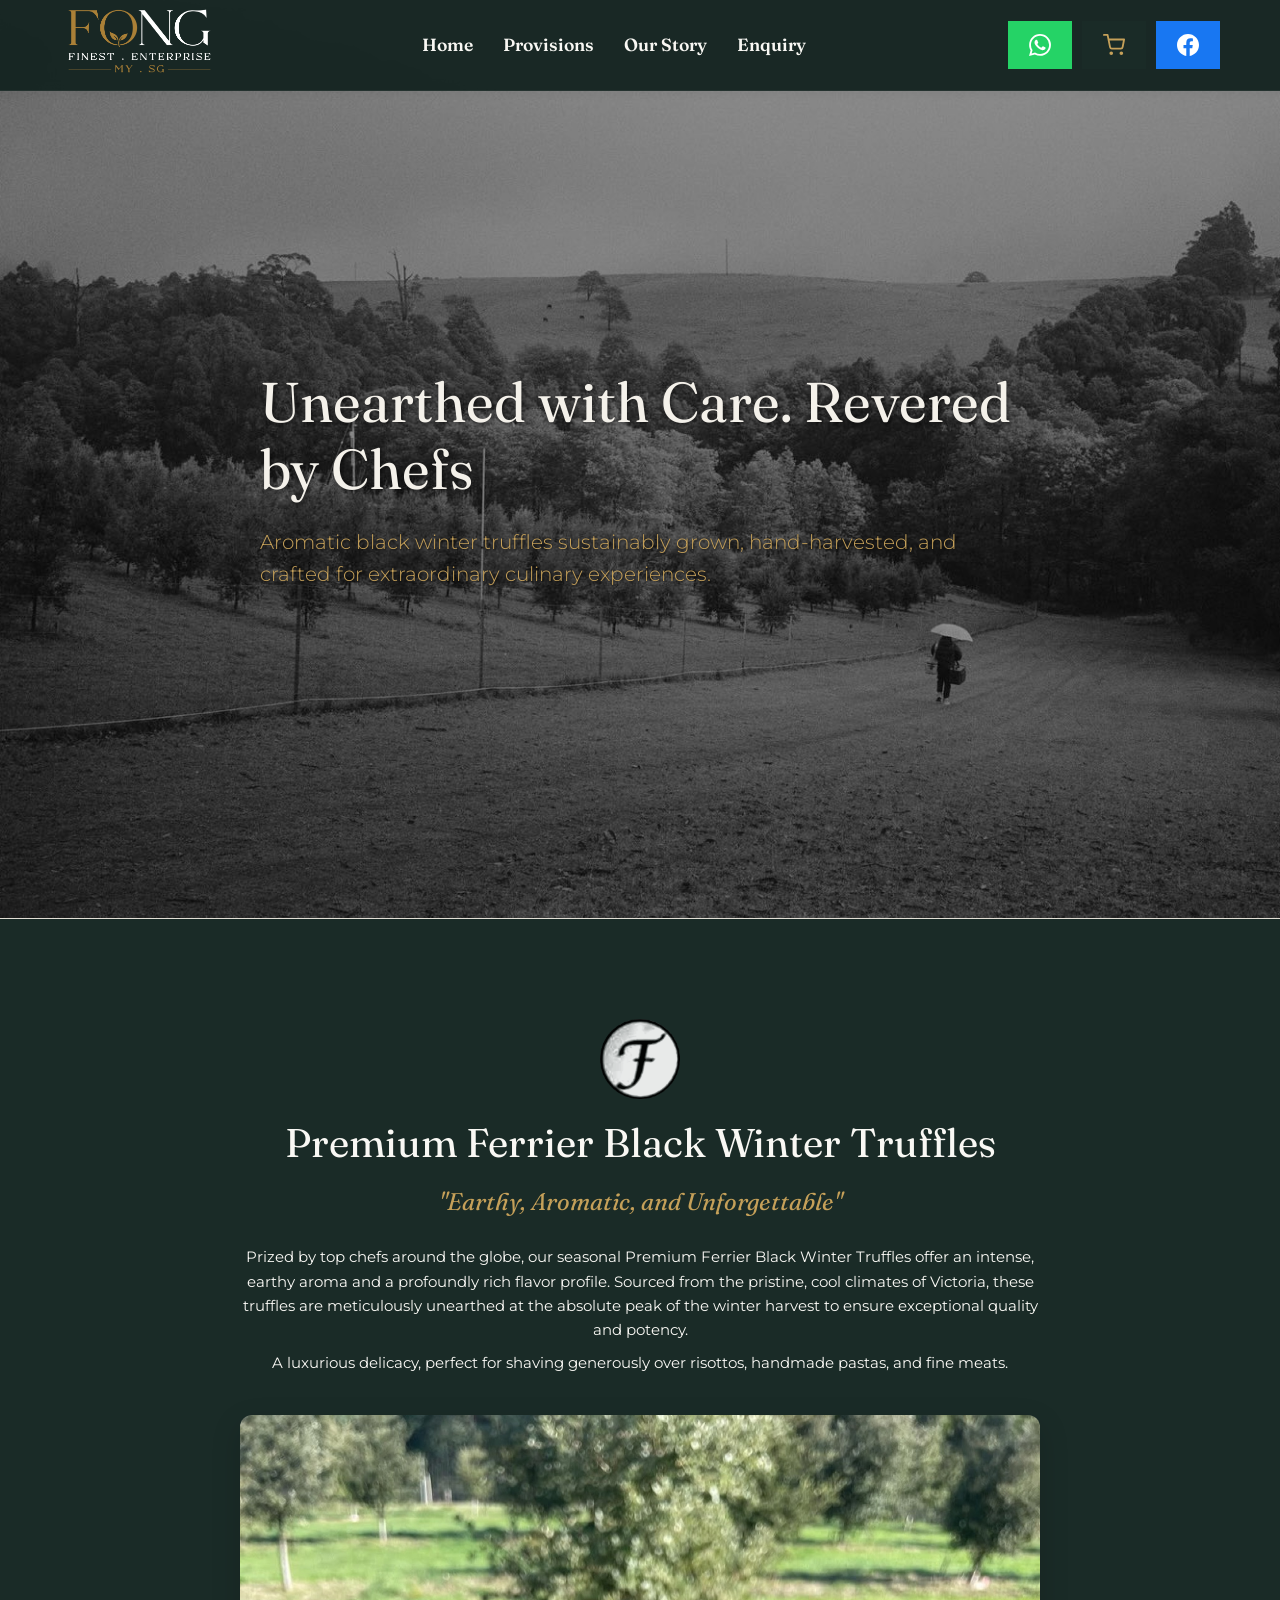
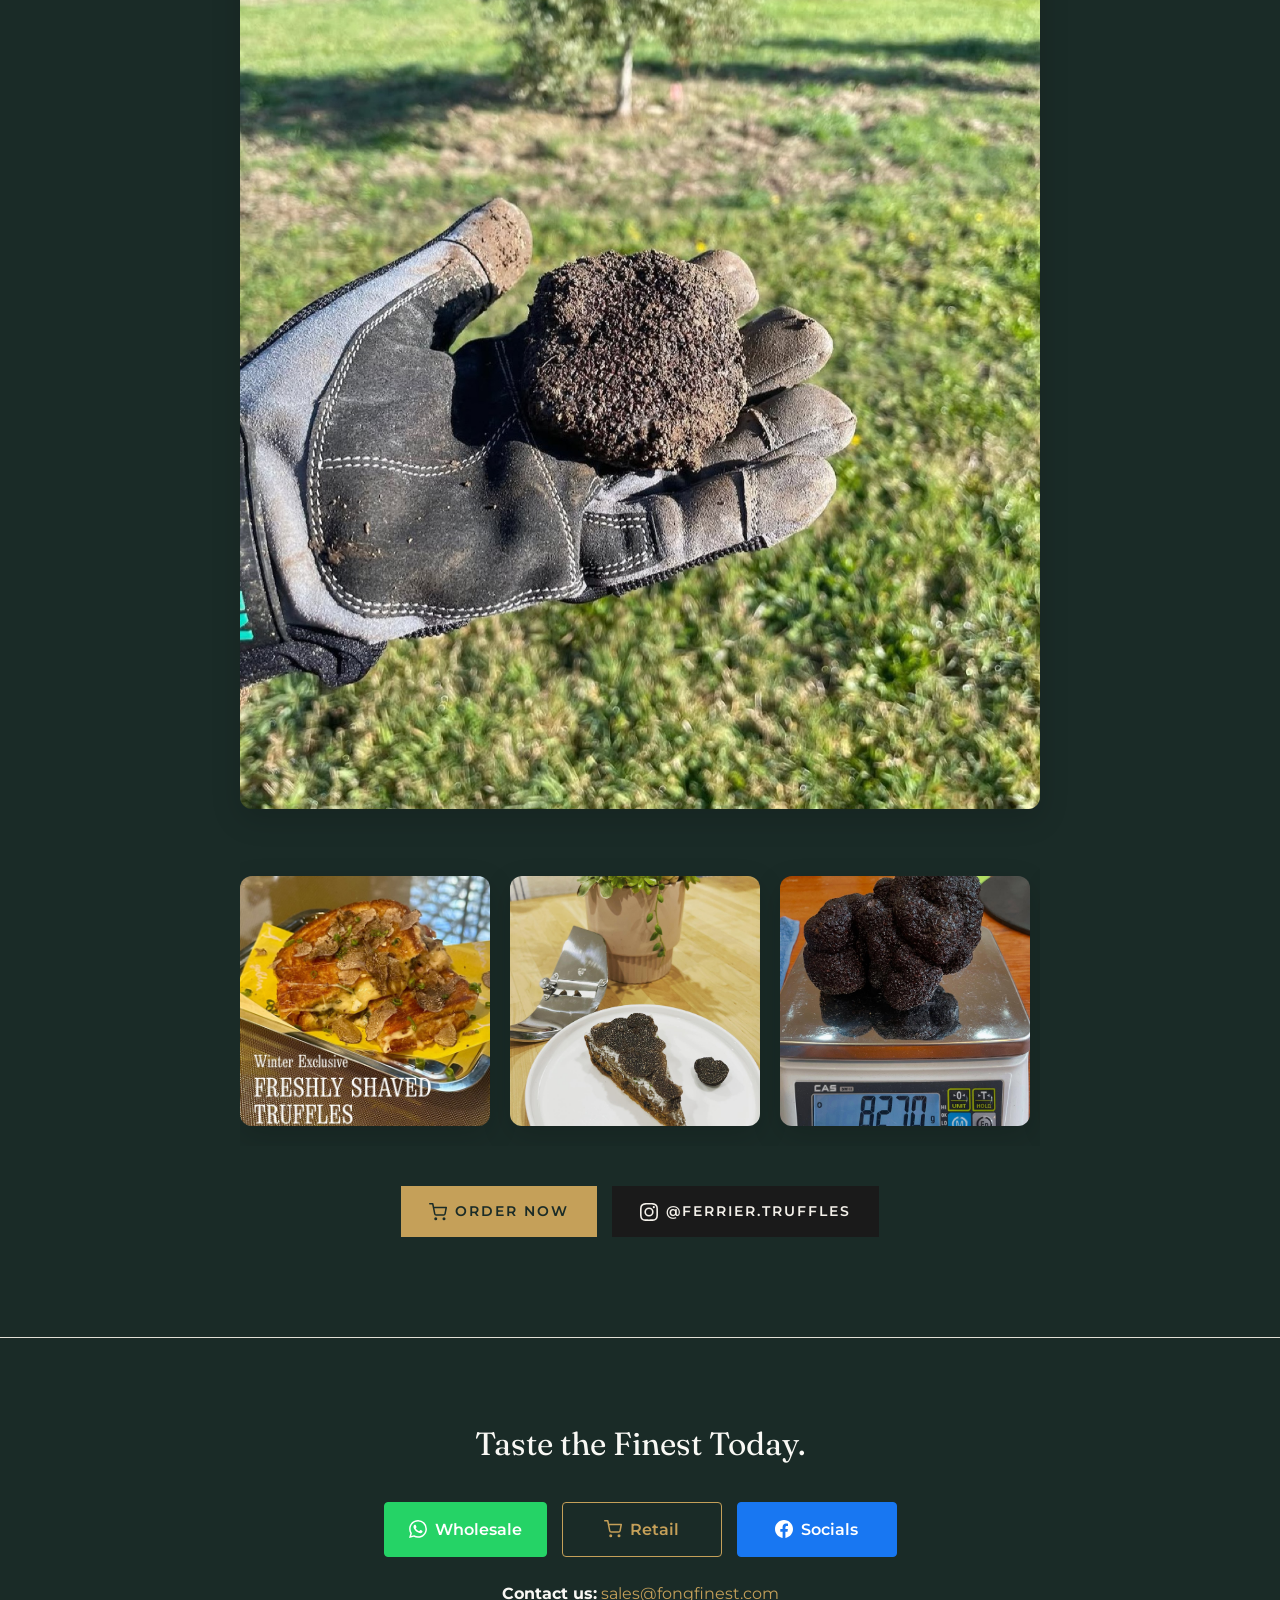
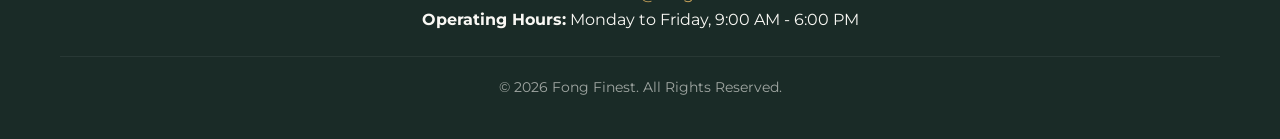
<file: p/truffle.html>
<!DOCTYPE html>
<html lang="en">
<head>
    <meta charset="UTF-8">
    <meta name="viewport" content="width=device-width, initial-scale=1.0">
    <title>Ferrier Truffles | Exclusive Seasonal Black Winter Truffles</title>
    <meta name="description" content="Elevate your culinary creations with our exclusive seasonal Black Winter Truffles. Sourced for the most exacting chefs, they deliver an earthy, aromatic, and unforgettable gastronomic experience.">
    
    <!-- Open Graph Meta Tags for Link Previews (WhatsApp, Telegram, etc.) -->
    <meta property="og:title" content="Ferrier Truffles | Exclusive Seasonal Black Winter Truffles">
    <meta property="og:description" content="Elevate your culinary creations with our exclusive seasonal Black Winter Truffles. Sourced for the most exacting chefs, they deliver an earthy, aromatic, and unforgettable gastronomic experience.">
    <meta property="og:image" content="https://fongfinest.com/assets/truffles/og-truffle.jpg?v=1791365764">
    <meta name="twitter:card" content="summary_large_image">
    <meta name="twitter:title" content="Ferrier Truffles | Exclusive Seasonal Black Winter Truffles">
    <meta name="twitter:description" content="Elevate your culinary creations with our exclusive seasonal Black Winter Truffles. Sourced for the most exacting chefs, they deliver an earthy, aromatic, and unforgettable gastronomic experience.">
    <meta name="twitter:image" content="https://fongfinest.com/assets/truffles/og-truffle.jpg?v=1791365764">
    <meta property="og:image:width" content="900">
    <meta property="og:image:height" content="900">
    <meta property="og:url" content="https://fongfinest.com/truffles">
    <meta property="og:type" content="website">
    <link rel="icon" href="../assets/brand/favicon.png" type="image/png">
    <link rel="preconnect" href="https://fonts.googleapis.com">
    <link rel="preconnect" href="https://fonts.gstatic.com" crossorigin>
    <link href="https://fonts.googleapis.com/css2?family=Fraunces:ital,opsz,wght@0,9..144,300..600;1,9..144,300..400&family=Montserrat:wght@300;400;500;600&display=swap" rel="stylesheet">
    <link rel="stylesheet" href="../style.css">
</head>
<body>
    <header class="navbar">
        <div class="container nav-content">
            <a href="../index.html" class="logo">
                <img src="../assets/brand/logo-main.png" alt="Fong Finest Logo">
            </a>
            <nav class="nav-links">
                <a href="../index.html">Home</a>
                <div class="nav-dropdown">
                    <a href="../index.html#provisions" style="cursor: pointer;">Provisions</a>
                    <div class="nav-dropdown-content">
                        <a href="../p/truffle.html" class="nav-dropdown-item">
                            <img src="../assets/truffles/logo.png" alt="Ferrier Truffle" class="nav-dropdown-icon"> Ferrier Black Winter Truffle
                        </a>
                        <a href="../p/butter.html" class="nav-dropdown-item">
                            <img src="../assets/butter/logo.png" alt="Del Bocia" class="nav-dropdown-icon"> Del Bocia Heritage Butter
                        </a>
                        <a href="../p/shoyu.html" class="nav-dropdown-item">
                            <img src="../assets/shoyu/logo_black.png" alt="Shoyu Bros" class="nav-dropdown-icon"> Shoyu Bros Aged Shoyu
                        </a>
                    </div>
                </div>
                <a href="../index.html#ourstory">Our Story</a>
                <a href="../index.html#enquiry">Enquiry</a>
            </nav>
            <div class="nav-actions">
                <a href="https://wa.me/6587593091" target="_blank" rel="noopener noreferrer" class="btn btn-primary nav-btn-icon" data-tooltip="Wholesale" style="background-color: #25D366; color: white; border-color: #25D366;">
                    <svg xmlns="http://www.w3.org/2000/svg" width="18" height="18" viewBox="0 0 24 24" fill="currentColor"><path d="M17.472 14.382c-.297-.149-1.758-.867-2.03-.967-.273-.099-.471-.148-.67.15-.197.297-.767.966-.94 1.164-.173.199-.347.223-.644.075-.297-.15-1.255-.463-2.39-1.475-.888-.788-1.489-1.761-1.663-2.06-.173-.297-.018-.458.13-.606.134-.133.298-.347.446-.52.149-.174.198-.298.298-.497.099-.198.05-.371-.025-.52-.075-.149-.669-1.612-.916-2.207-.242-.579-.487-.5-.669-.51a12.8 12.8 0 0 0-.57-.01c-.198 0-.52.074-.792.372-.272.297-1.04 1.016-1.04 2.479 0 1.462 1.065 2.875 1.213 3.074.149.198 2.096 3.2 5.077 4.487.709.306 1.262.489 1.694.625.712.227 1.36.195 1.871.118.571-.085 1.758-.719 2.006-1.413.248-.694.248-1.289.173-1.413-.074-.124-.272-.198-.57-.347m-5.421 7.403h-.004a9.87 9.87 0 0 1-5.031-1.378l-.361-.214-3.741.982.998-3.648-.235-.374a9.86 9.86 0 0 1-1.51-5.26c.001-5.45 4.436-9.884 9.888-9.884 2.64 0 5.122 1.03 6.988 2.898a9.825 9.825 0 0 1 2.893 6.994c-.003 5.45-4.437 9.884-9.885 9.884m8.413-18.297A11.815 11.815 0 0 0 12.05 0C5.495 0 .16 5.335.157 11.892c0 2.096.547 4.142 1.588 5.945L.057 24l6.305-1.654a11.882 11.882 0 0 0 5.683 1.448h.005c6.554 0 11.89-5.335 11.893-11.893a11.821 11.821 0 0 0-3.48-8.413Z"/></svg>
                </a>
                <a href="https://order.fongfinest.com" target="_blank" rel="noopener noreferrer" class="btn btn-primary nav-btn-icon" data-tooltip="Retail" style="background-color: var(--charcoal); color: var(--gold);">
                    <svg xmlns="http://www.w3.org/2000/svg" width="18" height="18" viewBox="0 0 24 24" fill="none" stroke="currentColor" stroke-width="2" stroke-linecap="round" stroke-linejoin="round"><circle cx="9" cy="21" r="1"></circle><circle cx="20" cy="21" r="1"></circle><path d="M1 1h4l2.68 13.39a2 2 0 0 0 2 1.61h9.72a2 2 0 0 0 2-1.61L23 6H6"></path></svg>
                </a>
                <a href="https://www.facebook.com/share/1DrzeiNQV6/" target="_blank" rel="noopener noreferrer" class="btn btn-primary nav-btn-icon" data-tooltip="Socials" style="background-color: #1877F2; color: white; border-color: #1877F2;">
                    <svg xmlns="http://www.w3.org/2000/svg" width="18" height="18" viewBox="0 0 24 24" fill="currentColor"><path d="M24 12.073c0-6.627-5.373-12-12-12s-12 5.373-12 12c0 5.99 4.388 10.954 10.125 11.854v-8.385H7.078v-3.47h3.047V9.43c0-3.007 1.792-4.669 4.533-4.669 1.312 0 2.686.235 2.686.235v2.953H15.83c-1.491 0-1.956.925-1.956 1.874v2.25h3.328l-.532 3.47h-2.796v8.385C19.612 23.027 24 18.062 24 12.073z"/></svg>
                </a>
            </div>
            
            <button class="mobile-menu-toggle" aria-label="Toggle Menu">
                <span></span>
                <span></span>
                <span></span>
            </button>
        </div>
    </header>

    <main>
        <!-- Hero Section -->
        <section class="hero hero-video-container fade-in-up" style="position: relative; overflow: hidden; background-color: #333; background-image: url('../assets/truffles/hero.jpg'); background-size: cover; background-position: center;">
        <div class="hero-overlay" style="background: rgba(0,0,0,0.4); position: absolute; inset: 0; z-index: 2;"></div>
            <div class="container hero-content" style="position: relative; z-index: 10;">
                <h1 class="hero-title fade-in-up" style="color: var(--cream); font-size: 3.5rem;">Unearthed with Care. Revered by Chefs</h1>
                <p class="hero-subtitle fade-in-up" style="color: var(--gold); transition-delay: 0.1s;">Aromatic black winter truffles sustainably grown, hand-harvested, and crafted for extraordinary culinary experiences.</p>
            </div>
        </section>

        <!-- Product Section -->
        <section class="section about-section bg-cream" style="background-color: var(--charcoal); color: var(--foreground);">
            <div class="container about-container fade-in-up">
                <div class="about-text text-center" style="max-width: 800px; margin: 0 auto;">
                    <img src="../assets/truffles/logo.png" alt="Brand Logo" style="max-height: 80px; margin: 0 auto 20px; display: block; opacity: 0.9;">
                    <h2 class="section-title">Premium Ferrier Black Winter Truffles</h2>
                    <p class="tagline">"Earthy, Aromatic, and Unforgettable"</p>
                    <p class="body-text mt-4">Prized by top chefs around the globe, our seasonal Premium Ferrier Black Winter Truffles offer an intense, earthy aroma and a profoundly rich flavor profile. Sourced from the pristine, cool climates of Victoria, these truffles are meticulously unearthed at the absolute peak of the winter harvest to ensure exceptional quality and potency.</p>
                    <p class="body-text mt-2">A luxurious delicacy, perfect for shaving generously over risottos, handmade pastas, and fine meats.</p>
                    <div style="margin: 40px 0;">
                        <img src="../assets/truffles/gallery-1.jpg" alt="Ferrier Black Winter Truffles" style="max-width: 100%; border-radius: 12px; box-shadow: 0 10px 30px rgba(0,0,0,0.15);">
                    </div>
                    
                    
        <div class="infinite-carousel-container fade-in-up">
            <div class="infinite-carousel">
                <img src="../assets/truffles/gallery/510087835_17867372721404564_3051926178370188776_n.jpg" alt="truffles gallery image">
            <img src="../assets/truffles/gallery/622557778_18166601029401785_7308495025883751349_n.jpg" alt="truffles gallery image">
            <img src="../assets/truffles/gallery/516539998_17985788393829316_4427417949228174682_n.jpg" alt="truffles gallery image">
            <img src="../assets/truffles/gallery/516610288_18305956762243525_4492289330055303802_n.jpg" alt="truffles gallery image">
            <img src="../assets/truffles/gallery/712883479_18022991945829316_7597547578110832345_n.jpg" alt="truffles gallery image">
            <img src="../assets/truffles/gallery/624081514_18074058476614644_2481973906450399775_n.jpg" alt="truffles gallery image">
            <img src="../assets/truffles/gallery/531474250_1275897407321753_8793627491681673957_n.jpg" alt="truffles gallery image">
            <img src="../assets/truffles/gallery/709101477_18023110583829316_1926781396537663656_n.jpg" alt="truffles gallery image">
            <img src="../assets/truffles/gallery/712763632_18022988852829316_1682691671062618119_n.jpg" alt="truffles gallery image">
            <img src="../assets/truffles/gallery/527692564_18398448961190216_3802746605734378298_n.jpg" alt="truffles gallery image">
            <img src="../assets/truffles/gallery/510087835_17867372721404564_3051926178370188776_n.jpg" alt="truffles gallery image">
            <img src="../assets/truffles/gallery/622557778_18166601029401785_7308495025883751349_n.jpg" alt="truffles gallery image">
            <img src="../assets/truffles/gallery/516539998_17985788393829316_4427417949228174682_n.jpg" alt="truffles gallery image">
            <img src="../assets/truffles/gallery/516610288_18305956762243525_4492289330055303802_n.jpg" alt="truffles gallery image">
            <img src="../assets/truffles/gallery/712883479_18022991945829316_7597547578110832345_n.jpg" alt="truffles gallery image">
            <img src="../assets/truffles/gallery/624081514_18074058476614644_2481973906450399775_n.jpg" alt="truffles gallery image">
            <img src="../assets/truffles/gallery/531474250_1275897407321753_8793627491681673957_n.jpg" alt="truffles gallery image">
            <img src="../assets/truffles/gallery/709101477_18023110583829316_1926781396537663656_n.jpg" alt="truffles gallery image">
            <img src="../assets/truffles/gallery/712763632_18022988852829316_1682691671062618119_n.jpg" alt="truffles gallery image">
            <img src="../assets/truffles/gallery/527692564_18398448961190216_3802746605734378298_n.jpg" alt="truffles gallery image">
            </div>
        </div>
        
                    
                    <div style="display: flex; justify-content: center; gap: 15px; margin-top: 30px; flex-wrap: wrap;">
                        <a href="https://take.app/fongfinest/p/cmt004nlh000f0ahtu1cmnc1p" target="_blank" rel="noopener noreferrer" class="btn btn-primary" style="display: inline-flex; align-items: center; justify-content: center; gap: 8px;">
                            <svg xmlns="http://www.w3.org/2000/svg" width="18" height="18" viewBox="0 0 24 24" fill="none" stroke="currentColor" stroke-width="2" stroke-linecap="round" stroke-linejoin="round"><circle cx="9" cy="21" r="1"></circle><circle cx="20" cy="21" r="1"></circle><path d="M1 1h4l2.68 13.39a2 2 0 0 0 2 1.61h9.72a2 2 0 0 0 2-1.61L23 6H6"></path></svg>
                            Order Now
                        </a>
                        <a href="https://www.instagram.com/ferrier.truffles/" target="_blank" rel="noopener noreferrer" class="btn btn-primary" style="display: inline-flex; align-items: center; justify-content: center; gap: 8px; background-color: var(--vintage-black, #1a1a1a); border-color: var(--vintage-black, #1a1a1a); color: var(--cream);">
                            <svg xmlns="http://www.w3.org/2000/svg" width="18" height="18" viewBox="0 0 24 24" fill="currentColor"><path d="M12 2.163c3.204 0 3.584.012 4.85.07 3.252.148 4.771 1.691 4.919 4.919.058 1.265.069 1.645.069 4.849 0 3.205-.012 3.584-.069 4.849-.149 3.225-1.664 4.771-4.919 4.919-1.266.058-1.644.07-4.85.07-3.204 0-3.584-.012-4.849-.07-3.26-.149-4.771-1.699-4.919-4.92-.058-1.265-.07-1.644-.07-4.849 0-3.204.013-3.583.07-4.849.149-3.227 1.664-4.771 4.919-4.919 1.266-.057 1.645-.069 4.849-.069zM12 0C8.741 0 8.333.014 7.053.072 2.695.272.273 2.69.073 7.051.014 8.333 0 8.741 0 12c0 3.259.014 3.668.072 4.948.2 4.358 2.618 6.78 6.98 6.98 1.281.058 1.689.072 4.948.072 3.259 0 3.668-.014 4.948-.072 4.354-.2 6.782-2.618 6.979-6.98.059-1.28.073-1.689.073-4.948 0-3.259-.014-3.667-.072-4.947-.196-4.354-2.617-6.78-6.979-6.98C15.668.014 15.259 0 12 0zm0 5.838a6.162 6.162 0 1 0 0 12.324 6.162 6.162 0 0 0 0-12.324zM12 16a4 4 0 1 1 0-8 4 4 0 0 1 0 8zm6.406-11.845a1.44 1.44 0 1 0 0 2.881 1.44 1.44 0 0 0 0-2.881z"/></svg>
                            @ferrier.truffles
                        </a>
                    </div>
                </div>
            </div>
        </section>
    </main>

    <!-- Footer -->
    <footer id="enquiry" class="footer">
        <div class="container footer-content fade-in-up">
            <h2 class="footer-title">Taste the Finest Today.</h2>
            <div class="btn-group-standard btn-group-center fade-in-up" style="transition-delay: 0.2s;">
                    <a href="https://wa.me/6587593091" target="_blank" class="btn-std btn-std-wholesale">
                        <svg xmlns="http://www.w3.org/2000/svg" width="18" height="18" viewBox="0 0 24 24" fill="currentColor"><path d="M17.472 14.382c-.297-.149-1.758-.867-2.03-.967-.273-.099-.471-.148-.67.15-.197.297-.767.966-.94 1.164-.173.199-.347.223-.644.075-.297-.15-1.255-.463-2.39-1.475-.888-.788-1.489-1.761-1.663-2.06-.173-.297-.018-.458.13-.606.134-.133.298-.347.446-.52.149-.174.198-.298.298-.497.099-.198.05-.371-.025-.52-.075-.149-.669-1.612-.916-2.207-.242-.579-.487-.5-.669-.51a12.8 12.8 0 0 0-.57-.01c-.198 0-.52.074-.792.372-.272.297-1.04 1.016-1.04 2.479 0 1.462 1.065 2.875 1.213 3.074.149.198 2.096 3.2 5.077 4.487.709.306 1.262.489 1.694.625.712.227 1.36.195 1.871.118.571-.085 1.758-.719 2.006-1.413.248-.694.248-1.289.173-1.413-.074-.124-.272-.198-.57-.347m-5.421 7.403h-.004a9.87 9.87 0 0 1-5.031-1.378l-.361-.214-3.741.982.998-3.648-.235-.374a9.86 9.86 0 0 1-1.51-5.26c.001-5.45 4.436-9.884 9.888-9.884 2.64 0 5.122 1.03 6.988 2.898a9.825 9.825 0 0 1 2.893 6.994c-.003 5.45-4.437 9.884-9.885 9.884m8.413-18.297A11.815 11.815 0 0 0 12.05 0C5.495 0 .16 5.335.157 11.892c0 2.096.547 4.142 1.588 5.945L.057 24l6.305-1.654a11.882 11.882 0 0 0 5.683 1.448h.005c6.554 0 11.89-5.335 11.893-11.893a11.821 11.821 0 0 0-3.48-8.413Z"/></svg> Wholesale
                    </a>
                    <a href="https://order.fongfinest.com" target="_blank" class="btn-std btn-std-retail">
                        <svg xmlns="http://www.w3.org/2000/svg" width="18" height="18" viewBox="0 0 24 24" fill="none" stroke="currentColor" stroke-width="2" stroke-linecap="round" stroke-linejoin="round"><circle cx="9" cy="21" r="1"></circle><circle cx="20" cy="21" r="1"></circle><path d="M1 1h4l2.68 13.39a2 2 0 0 0 2 1.61h9.72a2 2 0 0 0 2-1.61L23 6H6"></path></svg> Retail
                    </a>
                    <a href="https://www.facebook.com/share/1DrzeiNQV6/" target="_blank" class="btn-std btn-std-fb">
                        <svg xmlns="http://www.w3.org/2000/svg" width="18" height="18" viewBox="0 0 24 24" fill="currentColor"><path d="M24 12.073c0-6.627-5.373-12-12-12s-12 5.373-12 12c0 5.99 4.388 10.954 10.125 11.854v-8.385H7.078v-3.47h3.047V9.43c0-3.007 1.792-4.669 4.533-4.669 1.312 0 2.686.235 2.686.235v2.953H15.83c-1.491 0-1.956.925-1.956 1.874v2.25h3.328l-.532 3.47h-2.796v8.385C19.612 23.027 24 18.062 24 12.073z"/></svg> Socials
                    </a>
                </div>
            
            <div class="footer-info mt-6">
                <p><strong>Contact us:</strong> <a href="mailto:sales@fongfinest.com">sales@fongfinest.com</a></p>
                <p><strong>Operating Hours:</strong> Monday to Friday, 9:00 AM - 6:00 PM</p>
            </div>
            
            <div class="footer-bottom mt-6">
                <p>&copy; 2026 Fong Finest. All Rights Reserved.</p>
            </div>
        </div>
    </footer>

    <script src="../script.js"></script>
</body>
</html>
</file>
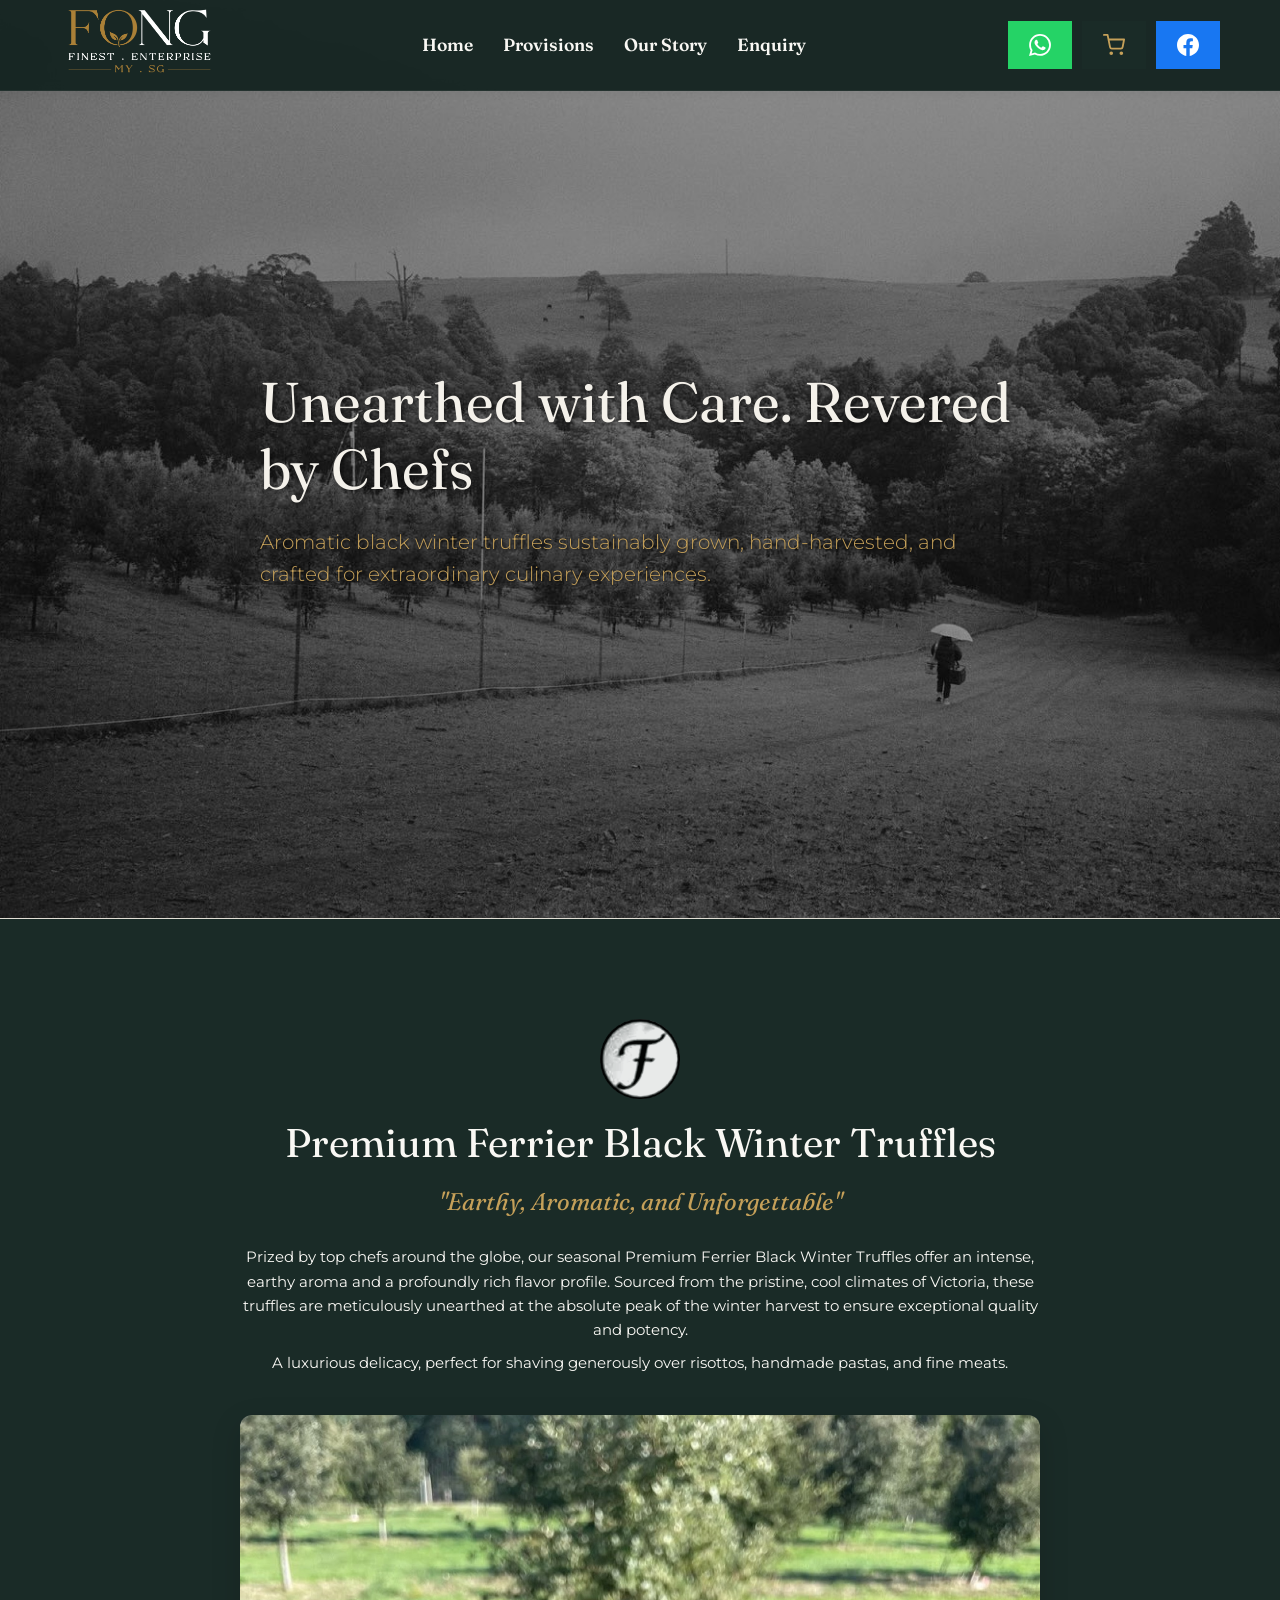
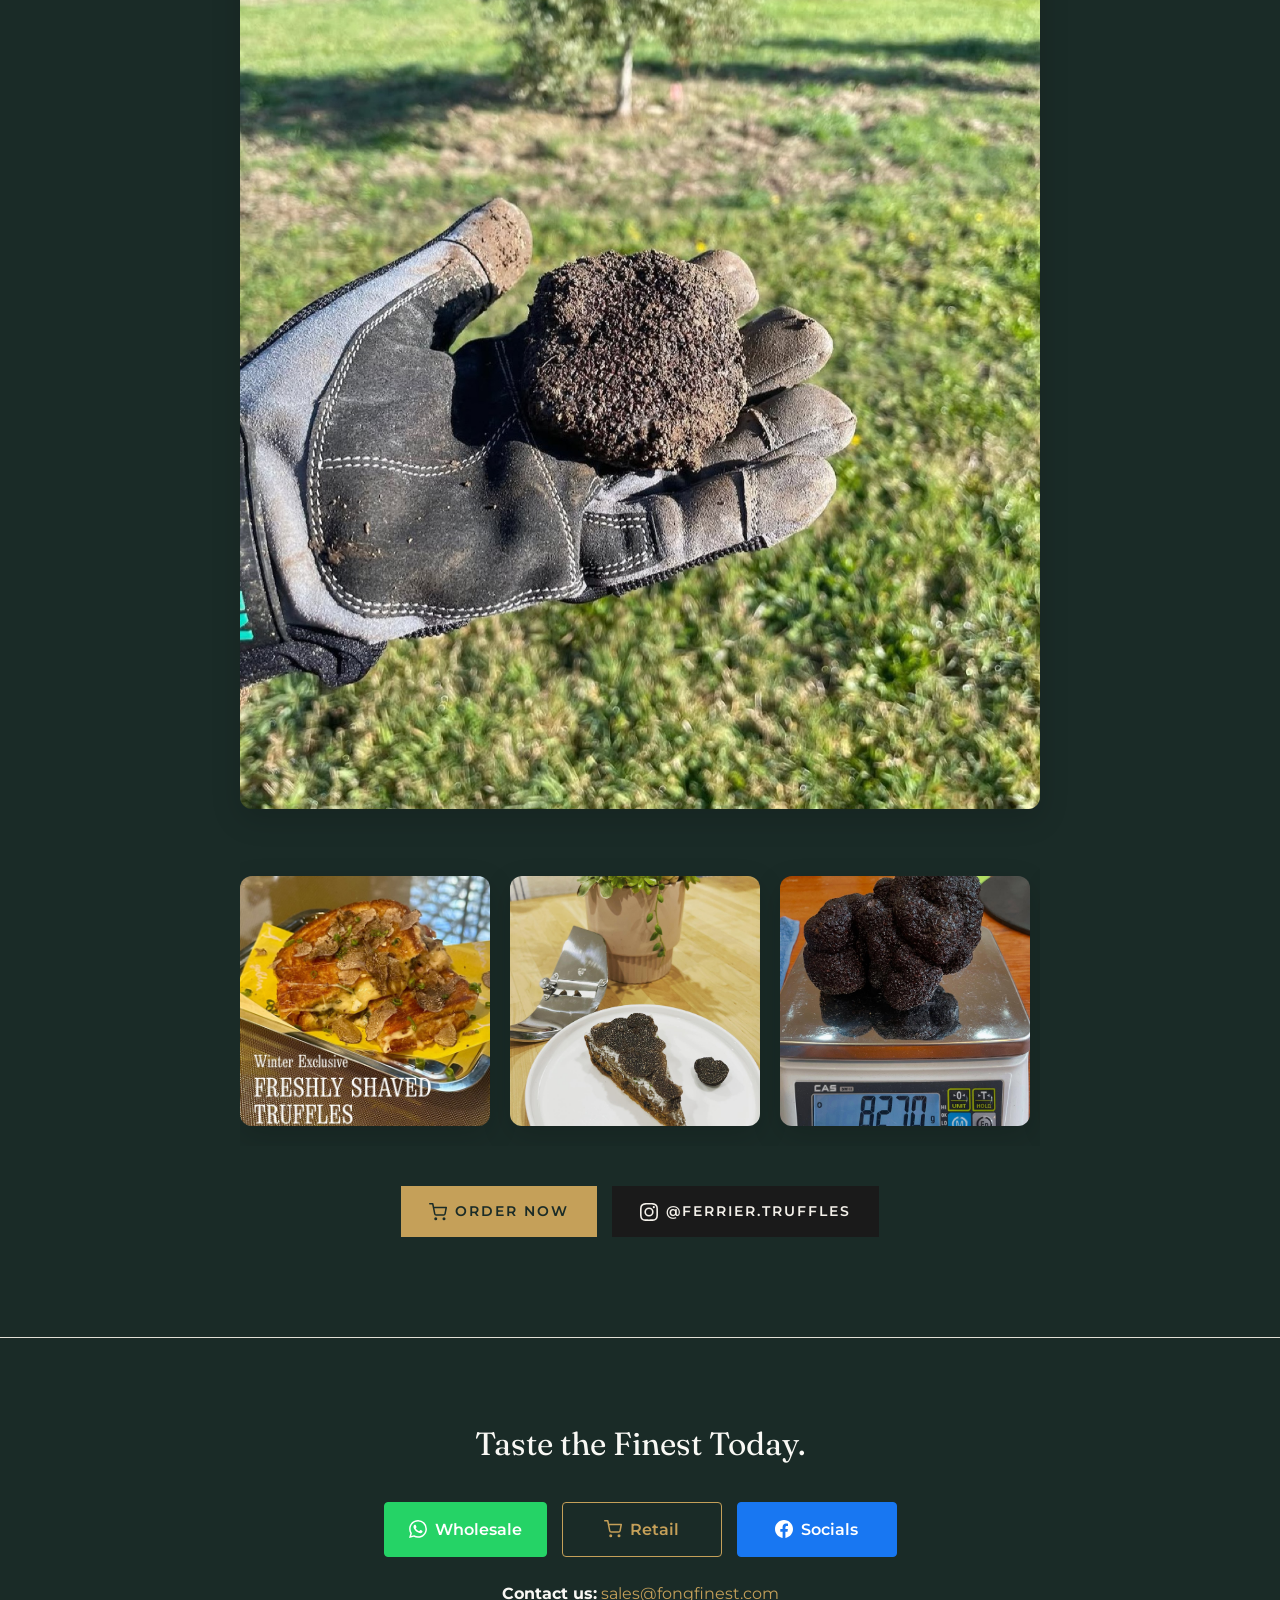
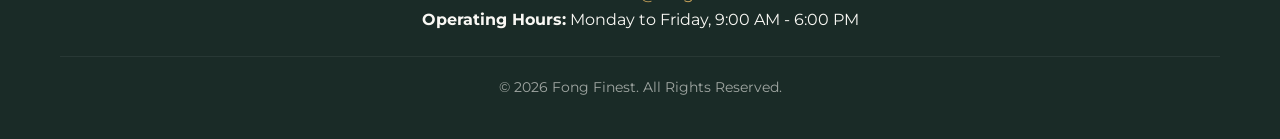
<file: p/truffles.html>
<!DOCTYPE html>
<html lang="en">
<head>
    <meta charset="UTF-8">
    <meta name="viewport" content="width=device-width, initial-scale=1.0">
    <title>Ferrier Truffles | Exclusive Seasonal Black Winter Truffles</title>
    <meta name="description" content="Elevate your culinary creations with our exclusive seasonal Black Winter Truffles. Sourced for the most exacting chefs, they deliver an earthy, aromatic, and unforgettable gastronomic experience.">
    
    <!-- Open Graph Meta Tags for Link Previews (WhatsApp, Telegram, etc.) -->
    <meta property="og:title" content="Ferrier Truffles | Exclusive Seasonal Black Winter Truffles">
    <meta property="og:description" content="Elevate your culinary creations with our exclusive seasonal Black Winter Truffles. Sourced for the most exacting chefs, they deliver an earthy, aromatic, and unforgettable gastronomic experience.">
    <meta property="og:image" content="https://fongfinest.com/assets/truffles/og-truffle.jpg">
    <meta property="og:image:width" content="960">
    <meta property="og:image:height" content="960">
    <meta property="og:url" content="https://fongfinest.com/truffles">
    <meta property="og:type" content="website">
    <link rel="icon" href="../assets/brand/favicon.png" type="image/png">
    <link rel="preconnect" href="https://fonts.googleapis.com">
    <link rel="preconnect" href="https://fonts.gstatic.com" crossorigin>
    <link href="https://fonts.googleapis.com/css2?family=Fraunces:ital,opsz,wght@0,9..144,300..600;1,9..144,300..400&family=Montserrat:wght@300;400;500;600&display=swap" rel="stylesheet">
    <link rel="stylesheet" href="../style.css">
</head>
<body>
    <header class="navbar">
        <div class="container nav-content">
            <a href="../index.html" class="logo">
                <img src="../assets/brand/logo-main.png" alt="Fong Finest Logo">
            </a>
            <nav class="nav-links">
                <a href="../index.html">Home</a>
                <div class="nav-dropdown">
                    <a href="../index.html#provisions" style="cursor: pointer;">Provisions</a>
                    <div class="nav-dropdown-content">
                        <a href="../p/truffles.html" class="nav-dropdown-item">
                            <img src="../assets/truffles/logo.png" alt="Ferrier Truffle" class="nav-dropdown-icon"> Ferrier Black Winter Truffle
                        </a>
                        <a href="../p/butter.html" class="nav-dropdown-item">
                            <img src="../assets/butter/logo.png" alt="Del Bocia" class="nav-dropdown-icon"> Del Bocia Heritage Butter
                        </a>
                        <a href="../p/shoyu.html" class="nav-dropdown-item">
                            <img src="../assets/shoyu/logo_black.png" alt="Shoyu Bros" class="nav-dropdown-icon"> Shoyu Bros Aged Shoyu
                        </a>
                    </div>
                </div>
                <a href="../index.html#ourstory">Our Story</a>
                <a href="../index.html#enquiry">Enquiry</a>
            </nav>
            <div class="nav-actions">
                <a href="https://wa.me/6587593091" target="_blank" rel="noopener noreferrer" class="btn btn-primary nav-btn-icon" data-tooltip="Wholesale" style="background-color: #25D366; color: white; border-color: #25D366;">
                    <svg xmlns="http://www.w3.org/2000/svg" width="18" height="18" viewBox="0 0 24 24" fill="currentColor"><path d="M17.472 14.382c-.297-.149-1.758-.867-2.03-.967-.273-.099-.471-.148-.67.15-.197.297-.767.966-.94 1.164-.173.199-.347.223-.644.075-.297-.15-1.255-.463-2.39-1.475-.888-.788-1.489-1.761-1.663-2.06-.173-.297-.018-.458.13-.606.134-.133.298-.347.446-.52.149-.174.198-.298.298-.497.099-.198.05-.371-.025-.52-.075-.149-.669-1.612-.916-2.207-.242-.579-.487-.5-.669-.51a12.8 12.8 0 0 0-.57-.01c-.198 0-.52.074-.792.372-.272.297-1.04 1.016-1.04 2.479 0 1.462 1.065 2.875 1.213 3.074.149.198 2.096 3.2 5.077 4.487.709.306 1.262.489 1.694.625.712.227 1.36.195 1.871.118.571-.085 1.758-.719 2.006-1.413.248-.694.248-1.289.173-1.413-.074-.124-.272-.198-.57-.347m-5.421 7.403h-.004a9.87 9.87 0 0 1-5.031-1.378l-.361-.214-3.741.982.998-3.648-.235-.374a9.86 9.86 0 0 1-1.51-5.26c.001-5.45 4.436-9.884 9.888-9.884 2.64 0 5.122 1.03 6.988 2.898a9.825 9.825 0 0 1 2.893 6.994c-.003 5.45-4.437 9.884-9.885 9.884m8.413-18.297A11.815 11.815 0 0 0 12.05 0C5.495 0 .16 5.335.157 11.892c0 2.096.547 4.142 1.588 5.945L.057 24l6.305-1.654a11.882 11.882 0 0 0 5.683 1.448h.005c6.554 0 11.89-5.335 11.893-11.893a11.821 11.821 0 0 0-3.48-8.413Z"/></svg>
                </a>
                <a href="https://order.fongfinest.com" target="_blank" rel="noopener noreferrer" class="btn btn-primary nav-btn-icon" data-tooltip="Retail" style="background-color: var(--charcoal); color: var(--gold);">
                    <svg xmlns="http://www.w3.org/2000/svg" width="18" height="18" viewBox="0 0 24 24" fill="none" stroke="currentColor" stroke-width="2" stroke-linecap="round" stroke-linejoin="round"><circle cx="9" cy="21" r="1"></circle><circle cx="20" cy="21" r="1"></circle><path d="M1 1h4l2.68 13.39a2 2 0 0 0 2 1.61h9.72a2 2 0 0 0 2-1.61L23 6H6"></path></svg>
                </a>
                <a href="https://www.facebook.com/share/1DrzeiNQV6/" target="_blank" rel="noopener noreferrer" class="btn btn-primary nav-btn-icon" data-tooltip="Socials" style="background-color: #1877F2; color: white; border-color: #1877F2;">
                    <svg xmlns="http://www.w3.org/2000/svg" width="18" height="18" viewBox="0 0 24 24" fill="currentColor"><path d="M24 12.073c0-6.627-5.373-12-12-12s-12 5.373-12 12c0 5.99 4.388 10.954 10.125 11.854v-8.385H7.078v-3.47h3.047V9.43c0-3.007 1.792-4.669 4.533-4.669 1.312 0 2.686.235 2.686.235v2.953H15.83c-1.491 0-1.956.925-1.956 1.874v2.25h3.328l-.532 3.47h-2.796v8.385C19.612 23.027 24 18.062 24 12.073z"/></svg>
                </a>
            </div>
            
            <button class="mobile-menu-toggle" aria-label="Toggle Menu">
                <span></span>
                <span></span>
                <span></span>
            </button>
        </div>
    </header>

    <main>
        <!-- Hero Section -->
        <section class="hero hero-video-container fade-in-up" style="position: relative; overflow: hidden; background-color: #333; background-image: url('../assets/truffles/hero.jpg'); background-size: cover; background-position: center;">
        <div class="hero-overlay" style="background: rgba(0,0,0,0.4); position: absolute; inset: 0; z-index: 2;"></div>
            <div class="container hero-content" style="position: relative; z-index: 10;">
                <h1 class="hero-title fade-in-up" style="color: var(--cream); font-size: 3.5rem;">Unearthed with Care. Revered by Chefs</h1>
                <p class="hero-subtitle fade-in-up" style="color: var(--gold); transition-delay: 0.1s;">Aromatic black winter truffles sustainably grown, hand-harvested, and crafted for extraordinary culinary experiences.</p>
            </div>
        </section>

        <!-- Product Section -->
        <section class="section about-section bg-cream" style="background-color: var(--charcoal); color: var(--foreground);">
            <div class="container about-container fade-in-up">
                <div class="about-text text-center" style="max-width: 800px; margin: 0 auto;">
                    <img src="../assets/truffles/logo.png" alt="Brand Logo" style="max-height: 80px; margin: 0 auto 20px; display: block; opacity: 0.9;">
                    <h2 class="section-title">Premium Ferrier Black Winter Truffles</h2>
                    <p class="tagline">"Earthy, Aromatic, and Unforgettable"</p>
                    <p class="body-text mt-4">Prized by top chefs around the globe, our seasonal Premium Ferrier Black Winter Truffles offer an intense, earthy aroma and a profoundly rich flavor profile. Sourced from the pristine, cool climates of Victoria, these truffles are meticulously unearthed at the absolute peak of the winter harvest to ensure exceptional quality and potency.</p>
                    <p class="body-text mt-2">A luxurious delicacy, perfect for shaving generously over risottos, handmade pastas, and fine meats.</p>
                    <div style="margin: 40px 0;">
                        <img src="../assets/truffles/gallery-1.jpg" alt="Ferrier Black Winter Truffles" style="max-width: 100%; border-radius: 12px; box-shadow: 0 10px 30px rgba(0,0,0,0.15);">
                    </div>
                    
                    
        <div class="infinite-carousel-container fade-in-up">
            <div class="infinite-carousel">
                <img src="../assets/truffles/gallery/510087835_17867372721404564_3051926178370188776_n.jpg" alt="truffles gallery image">
            <img src="../assets/truffles/gallery/622557778_18166601029401785_7308495025883751349_n.jpg" alt="truffles gallery image">
            <img src="../assets/truffles/gallery/516539998_17985788393829316_4427417949228174682_n.jpg" alt="truffles gallery image">
            <img src="../assets/truffles/gallery/516610288_18305956762243525_4492289330055303802_n.jpg" alt="truffles gallery image">
            <img src="../assets/truffles/gallery/712883479_18022991945829316_7597547578110832345_n.jpg" alt="truffles gallery image">
            <img src="../assets/truffles/gallery/624081514_18074058476614644_2481973906450399775_n.jpg" alt="truffles gallery image">
            <img src="../assets/truffles/gallery/531474250_1275897407321753_8793627491681673957_n.jpg" alt="truffles gallery image">
            <img src="../assets/truffles/gallery/709101477_18023110583829316_1926781396537663656_n.jpg" alt="truffles gallery image">
            <img src="../assets/truffles/gallery/712763632_18022988852829316_1682691671062618119_n.jpg" alt="truffles gallery image">
            <img src="../assets/truffles/gallery/527692564_18398448961190216_3802746605734378298_n.jpg" alt="truffles gallery image">
            <img src="../assets/truffles/gallery/510087835_17867372721404564_3051926178370188776_n.jpg" alt="truffles gallery image">
            <img src="../assets/truffles/gallery/622557778_18166601029401785_7308495025883751349_n.jpg" alt="truffles gallery image">
            <img src="../assets/truffles/gallery/516539998_17985788393829316_4427417949228174682_n.jpg" alt="truffles gallery image">
            <img src="../assets/truffles/gallery/516610288_18305956762243525_4492289330055303802_n.jpg" alt="truffles gallery image">
            <img src="../assets/truffles/gallery/712883479_18022991945829316_7597547578110832345_n.jpg" alt="truffles gallery image">
            <img src="../assets/truffles/gallery/624081514_18074058476614644_2481973906450399775_n.jpg" alt="truffles gallery image">
            <img src="../assets/truffles/gallery/531474250_1275897407321753_8793627491681673957_n.jpg" alt="truffles gallery image">
            <img src="../assets/truffles/gallery/709101477_18023110583829316_1926781396537663656_n.jpg" alt="truffles gallery image">
            <img src="../assets/truffles/gallery/712763632_18022988852829316_1682691671062618119_n.jpg" alt="truffles gallery image">
            <img src="../assets/truffles/gallery/527692564_18398448961190216_3802746605734378298_n.jpg" alt="truffles gallery image">
            </div>
        </div>
        
                    
                    <div style="display: flex; justify-content: center; gap: 15px; margin-top: 30px; flex-wrap: wrap;">
                        <a href="https://take.app/fongfinest/p/cmt004nlh000f0ahtu1cmnc1p" target="_blank" rel="noopener noreferrer" class="btn btn-primary" style="display: inline-flex; align-items: center; justify-content: center; gap: 8px;">
                            <svg xmlns="http://www.w3.org/2000/svg" width="18" height="18" viewBox="0 0 24 24" fill="none" stroke="currentColor" stroke-width="2" stroke-linecap="round" stroke-linejoin="round"><circle cx="9" cy="21" r="1"></circle><circle cx="20" cy="21" r="1"></circle><path d="M1 1h4l2.68 13.39a2 2 0 0 0 2 1.61h9.72a2 2 0 0 0 2-1.61L23 6H6"></path></svg>
                            Order Now
                        </a>
                        <a href="https://www.instagram.com/ferrier.truffles/" target="_blank" rel="noopener noreferrer" class="btn btn-primary" style="display: inline-flex; align-items: center; justify-content: center; gap: 8px; background-color: var(--vintage-black, #1a1a1a); border-color: var(--vintage-black, #1a1a1a); color: var(--cream);">
                            <svg xmlns="http://www.w3.org/2000/svg" width="18" height="18" viewBox="0 0 24 24" fill="currentColor"><path d="M12 2.163c3.204 0 3.584.012 4.85.07 3.252.148 4.771 1.691 4.919 4.919.058 1.265.069 1.645.069 4.849 0 3.205-.012 3.584-.069 4.849-.149 3.225-1.664 4.771-4.919 4.919-1.266.058-1.644.07-4.85.07-3.204 0-3.584-.012-4.849-.07-3.26-.149-4.771-1.699-4.919-4.92-.058-1.265-.07-1.644-.07-4.849 0-3.204.013-3.583.07-4.849.149-3.227 1.664-4.771 4.919-4.919 1.266-.057 1.645-.069 4.849-.069zM12 0C8.741 0 8.333.014 7.053.072 2.695.272.273 2.69.073 7.051.014 8.333 0 8.741 0 12c0 3.259.014 3.668.072 4.948.2 4.358 2.618 6.78 6.98 6.98 1.281.058 1.689.072 4.948.072 3.259 0 3.668-.014 4.948-.072 4.354-.2 6.782-2.618 6.979-6.98.059-1.28.073-1.689.073-4.948 0-3.259-.014-3.667-.072-4.947-.196-4.354-2.617-6.78-6.979-6.98C15.668.014 15.259 0 12 0zm0 5.838a6.162 6.162 0 1 0 0 12.324 6.162 6.162 0 0 0 0-12.324zM12 16a4 4 0 1 1 0-8 4 4 0 0 1 0 8zm6.406-11.845a1.44 1.44 0 1 0 0 2.881 1.44 1.44 0 0 0 0-2.881z"/></svg>
                            @ferrier.truffles
                        </a>
                    </div>
                </div>
            </div>
        </section>
    </main>

    <!-- Footer -->
    <footer id="enquiry" class="footer">
        <div class="container footer-content fade-in-up">
            <h2 class="footer-title">Taste the Finest Today.</h2>
            <div class="btn-group-standard btn-group-center fade-in-up" style="transition-delay: 0.2s;">
                    <a href="https://wa.me/6587593091" target="_blank" class="btn-std btn-std-wholesale">
                        <svg xmlns="http://www.w3.org/2000/svg" width="18" height="18" viewBox="0 0 24 24" fill="currentColor"><path d="M17.472 14.382c-.297-.149-1.758-.867-2.03-.967-.273-.099-.471-.148-.67.15-.197.297-.767.966-.94 1.164-.173.199-.347.223-.644.075-.297-.15-1.255-.463-2.39-1.475-.888-.788-1.489-1.761-1.663-2.06-.173-.297-.018-.458.13-.606.134-.133.298-.347.446-.52.149-.174.198-.298.298-.497.099-.198.05-.371-.025-.52-.075-.149-.669-1.612-.916-2.207-.242-.579-.487-.5-.669-.51a12.8 12.8 0 0 0-.57-.01c-.198 0-.52.074-.792.372-.272.297-1.04 1.016-1.04 2.479 0 1.462 1.065 2.875 1.213 3.074.149.198 2.096 3.2 5.077 4.487.709.306 1.262.489 1.694.625.712.227 1.36.195 1.871.118.571-.085 1.758-.719 2.006-1.413.248-.694.248-1.289.173-1.413-.074-.124-.272-.198-.57-.347m-5.421 7.403h-.004a9.87 9.87 0 0 1-5.031-1.378l-.361-.214-3.741.982.998-3.648-.235-.374a9.86 9.86 0 0 1-1.51-5.26c.001-5.45 4.436-9.884 9.888-9.884 2.64 0 5.122 1.03 6.988 2.898a9.825 9.825 0 0 1 2.893 6.994c-.003 5.45-4.437 9.884-9.885 9.884m8.413-18.297A11.815 11.815 0 0 0 12.05 0C5.495 0 .16 5.335.157 11.892c0 2.096.547 4.142 1.588 5.945L.057 24l6.305-1.654a11.882 11.882 0 0 0 5.683 1.448h.005c6.554 0 11.89-5.335 11.893-11.893a11.821 11.821 0 0 0-3.48-8.413Z"/></svg> Wholesale
                    </a>
                    <a href="https://order.fongfinest.com" target="_blank" class="btn-std btn-std-retail">
                        <svg xmlns="http://www.w3.org/2000/svg" width="18" height="18" viewBox="0 0 24 24" fill="none" stroke="currentColor" stroke-width="2" stroke-linecap="round" stroke-linejoin="round"><circle cx="9" cy="21" r="1"></circle><circle cx="20" cy="21" r="1"></circle><path d="M1 1h4l2.68 13.39a2 2 0 0 0 2 1.61h9.72a2 2 0 0 0 2-1.61L23 6H6"></path></svg> Retail
                    </a>
                    <a href="https://www.facebook.com/share/1DrzeiNQV6/" target="_blank" class="btn-std btn-std-fb">
                        <svg xmlns="http://www.w3.org/2000/svg" width="18" height="18" viewBox="0 0 24 24" fill="currentColor"><path d="M24 12.073c0-6.627-5.373-12-12-12s-12 5.373-12 12c0 5.99 4.388 10.954 10.125 11.854v-8.385H7.078v-3.47h3.047V9.43c0-3.007 1.792-4.669 4.533-4.669 1.312 0 2.686.235 2.686.235v2.953H15.83c-1.491 0-1.956.925-1.956 1.874v2.25h3.328l-.532 3.47h-2.796v8.385C19.612 23.027 24 18.062 24 12.073z"/></svg> Socials
                    </a>
                </div>
            
            <div class="footer-info mt-6">
                <p><strong>Contact us:</strong> <a href="mailto:sales@fongfinest.com">sales@fongfinest.com</a></p>
                <p><strong>Operating Hours:</strong> Monday to Friday, 9:00 AM - 6:00 PM</p>
            </div>
            
            <div class="footer-bottom mt-6">
                <p>&copy; 2026 Fong Finest. All Rights Reserved.</p>
            </div>
        </div>
    </footer>

    <script src="../script.js"></script>
</body>
</html>
</file>
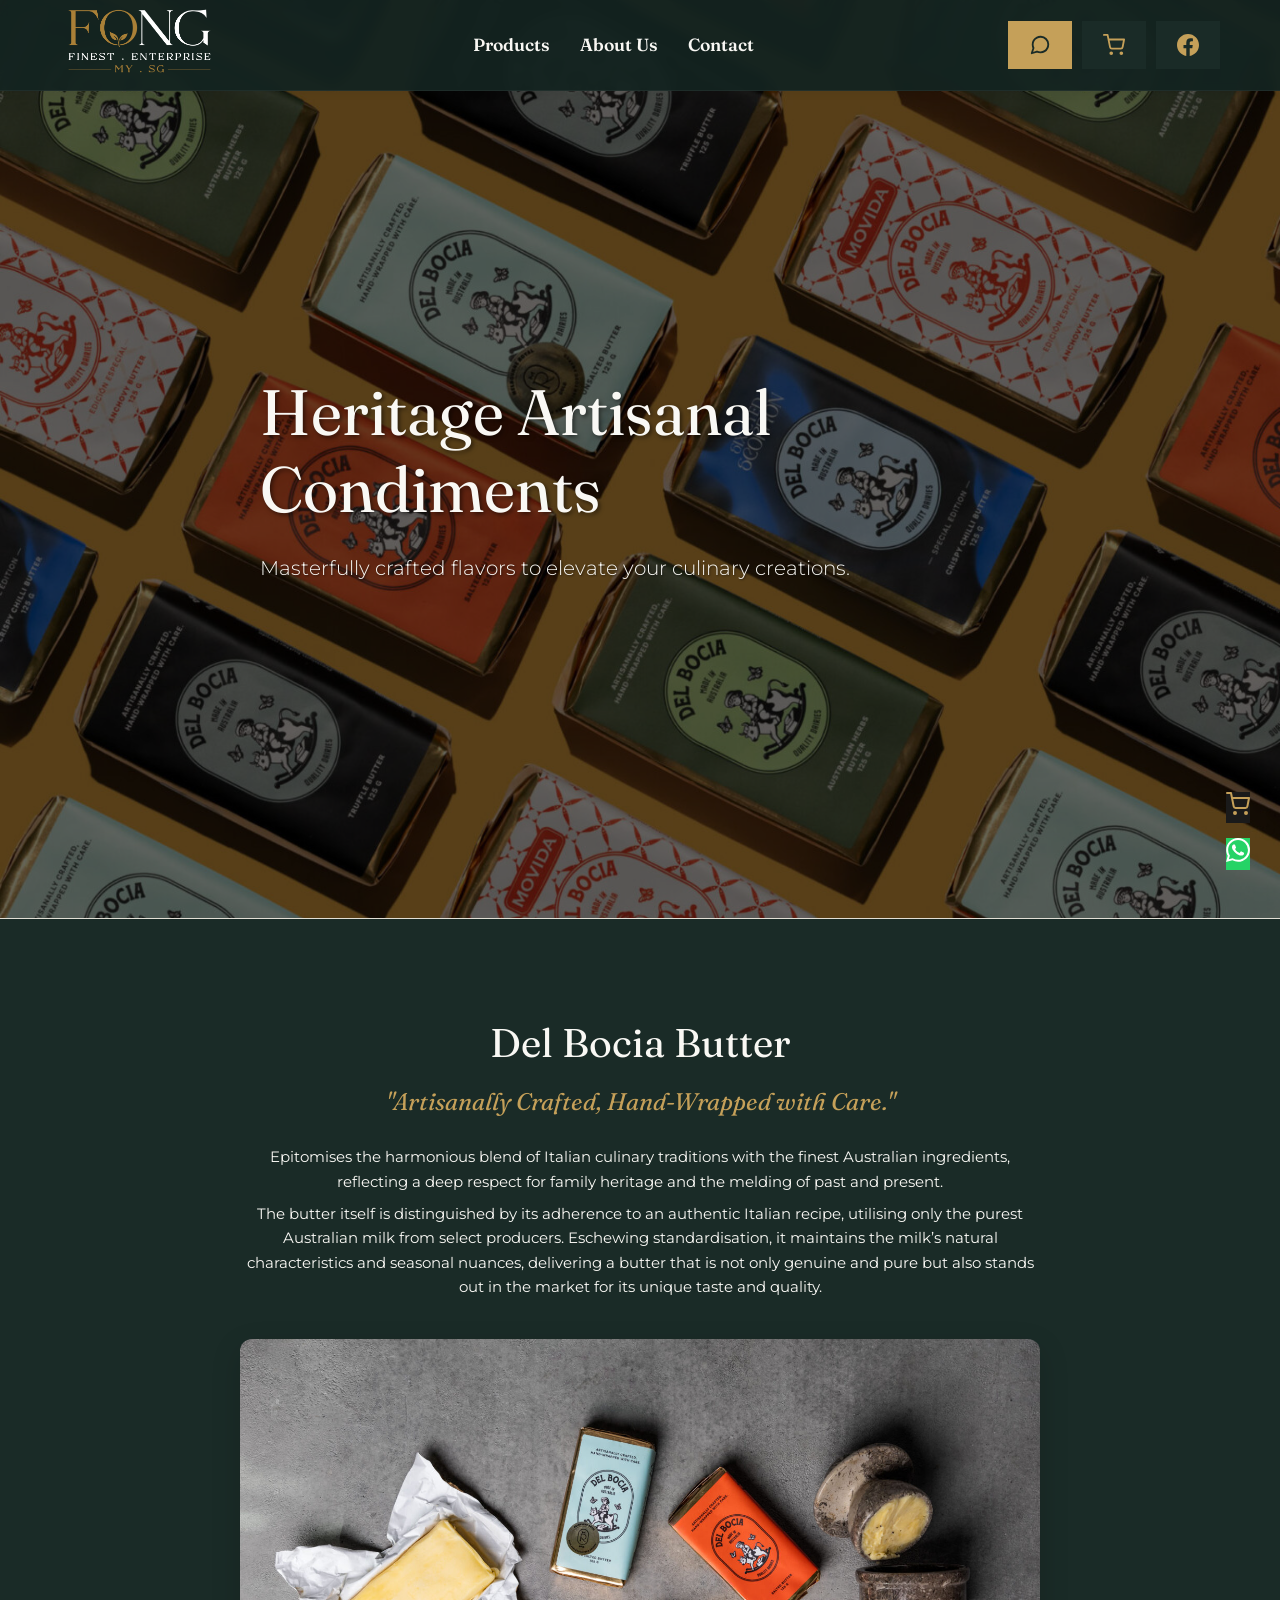
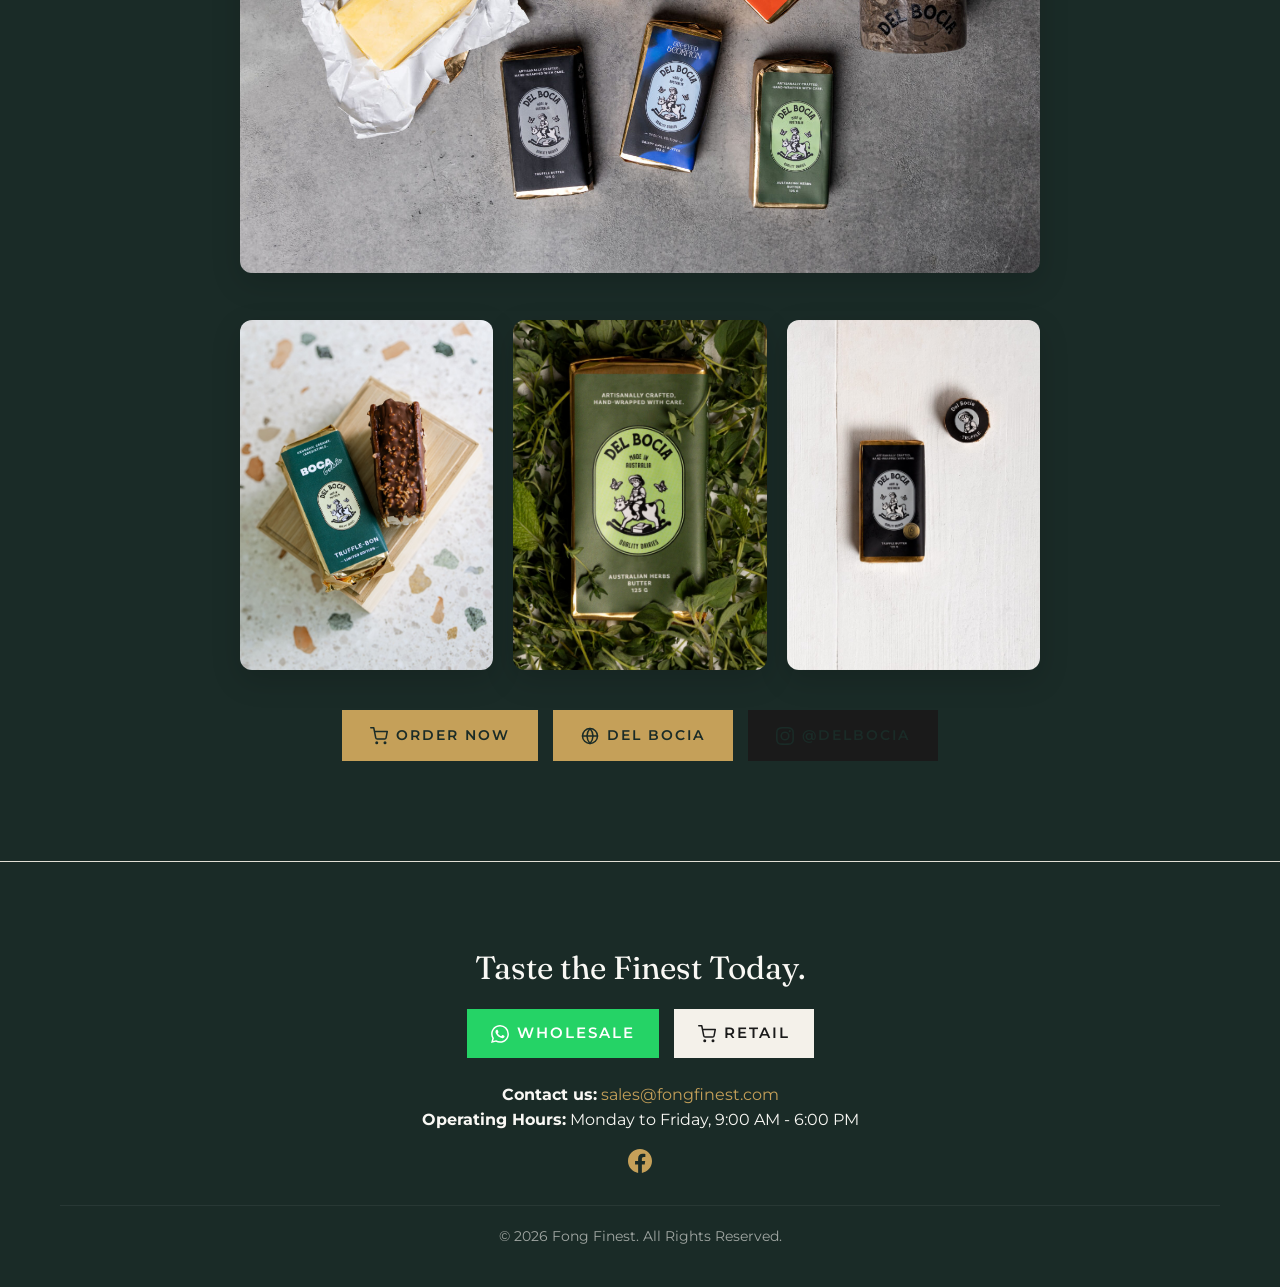
<file: portfolio/butter.html>
<!DOCTYPE html>
<html lang="en">
<head>
    <meta charset="UTF-8">
    <meta name="viewport" content="width=device-width, initial-scale=1.0">
    <title>Heritage Artisanal Condiments | Fong Finest</title>
    <meta name="description" content="Discover our Premium Condiments, featuring Del Bocia Butter.">
    
    <!-- Open Graph Meta Tags for Link Previews (WhatsApp, Telegram, etc.) -->
    <meta property="og:title" content="Del Bocia | Artisan Melbourne Butter">
    <meta property="og:description" content="Melbourne's premium butter, from an ancient Italian recipe. Genuine, exceptional, not for ordinary people.">
    <meta property="og:image" content="https://fongfinest.com/assets/butter/hero-1.jpg">
    <meta property="og:image:width" content="369">
    <meta property="og:image:height" content="364">
    <meta property="og:url" content="https://delbocia.com/">
    <meta property="og:type" content="website">
    <link rel="icon" href="../assets/brand/favicon.png" type="image/png">
    <link rel="preconnect" href="https://fonts.googleapis.com">
    <link rel="preconnect" href="https://fonts.gstatic.com" crossorigin>
    <link href="https://fonts.googleapis.com/css2?family=Fraunces:ital,opsz,wght@0,9..144,300..600;1,9..144,300..400&family=Montserrat:wght@300;400;500;600&display=swap" rel="stylesheet">
    <link rel="stylesheet" href="../style.css">
</head>
<body>
    <header class="navbar">
        <div class="container nav-content">
            <a href="../index.html" class="logo">
                <img src="../assets/brand/logo-main.png" alt="Fong Finest Logo">
            </a>
            <nav class="nav-links">
                <a href="../index.html#portfolio">Products</a>
                <a href="../index.html#provenance">About Us</a>
                <a href="../index.html#contact">Contact</a>
            </nav>
            <div class="nav-actions" style="display: flex; gap: 10px;">
                <a href="https://wa.me/6587593091" target="_blank" rel="noopener noreferrer" class="btn btn-primary nav-btn-icon" data-tooltip="Wholesale">
                    <svg xmlns="http://www.w3.org/2000/svg" width="18" height="18" viewBox="0 0 24 24" fill="none" stroke="currentColor" stroke-width="2" stroke-linecap="round" stroke-linejoin="round"><path d="M21 11.5a8.38 8.38 0 0 1-.9 3.8 8.5 8.5 0 0 1-7.6 4.7 8.38 8.38 0 0 1-3.8-.9L3 21l1.9-5.7a8.38 8.38 0 0 1-.9-3.8 8.5 8.5 0 0 1 4.7-7.6 8.38 8.38 0 0 1 3.8-.9h.5a8.48 8.48 0 0 1 8 8v.5z"></path></svg>
                </a>
                <a href="https://order.fongfinest.com" target="_blank" rel="noopener noreferrer" class="btn btn-primary nav-btn-icon" data-tooltip="Retail" style="background-color: var(--charcoal); color: var(--gold);">
                    <svg xmlns="http://www.w3.org/2000/svg" width="18" height="18" viewBox="0 0 24 24" fill="none" stroke="currentColor" stroke-width="2" stroke-linecap="round" stroke-linejoin="round"><circle cx="9" cy="21" r="1"></circle><circle cx="20" cy="21" r="1"></circle><path d="M1 1h4l2.68 13.39a2 2 0 0 0 2 1.61h9.72a2 2 0 0 0 2-1.61L23 6H6"></path></svg>
                </a>
                <a href="https://www.facebook.com/share/1DrzeiNQV6/" target="_blank" rel="noopener noreferrer" class="btn btn-primary nav-btn-icon" data-tooltip="Facebook" style="background-color: var(--charcoal); color: var(--gold);">
                    <svg xmlns="http://www.w3.org/2000/svg" width="18" height="18" viewBox="0 0 24 24" fill="currentColor"><path d="M24 12.073c0-6.627-5.373-12-12-12s-12 5.373-12 12c0 5.99 4.388 10.954 10.125 11.854v-8.385H7.078v-3.47h3.047V9.43c0-3.007 1.792-4.669 4.533-4.669 1.312 0 2.686.235 2.686.235v2.953H15.83c-1.491 0-1.956.925-1.956 1.874v2.25h3.328l-.532 3.47h-2.796v8.385C19.612 23.027 24 18.062 24 12.073z"/></svg>
                </a>
            </div>
            
            <button class="mobile-menu-toggle" aria-label="Toggle Menu">
                <span></span>
                <span></span>
                <span></span>
            </button>
        </div>
    </header>

    <main>
        <!-- Hero Section -->
        <section class="hero fade-in-up" style="background-image: url('../assets/butter/hero-2.jpg'); background-color: #333; background-size: cover; background-position: center;">
            <div class="hero-overlay" style="background: rgba(0,0,0,0.6);"></div>
            <div class="container hero-content">
                <h1 class="hero-title">Heritage Artisanal Condiments</h1>
                <p class="hero-subtitle">Masterfully crafted flavors to elevate your culinary creations.</p>
            </div>
        </section>

        <!-- Product Section -->
        <section class="section about-section bg-cream">
            <div class="container about-container fade-in-up">
                <div class="about-text text-center" style="max-width: 800px; margin: 0 auto;">
                    <h2 class="section-title">Del Bocia Butter</h2>
                    <p class="tagline">"Artisanally Crafted, Hand-Wrapped with Care."</p>
                    <p class="body-text mt-4">Epitomises the harmonious blend of Italian culinary traditions with the finest Australian ingredients, reflecting a deep respect for family heritage and the melding of past and present.</p>
                    <p class="body-text mt-2">The butter itself is distinguished by its adherence to an authentic Italian recipe, utilising only the purest Australian milk from select producers. Eschewing standardisation, it maintains the milk’s natural characteristics and seasonal nuances, delivering a butter that is not only genuine and pure but also stands out in the market for its unique taste and quality.</p>
                    
                    <div style="margin: 40px 0;">
                        <img src="../assets/butter/hero-1.jpg" alt="Del Bocia Premium Butter" style="max-width: 100%; border-radius: 12px; box-shadow: 0 10px 30px rgba(0,0,0,0.15);">
                    </div>
                    
                    <div style="margin: 40px 0; display: grid; grid-template-columns: repeat(auto-fit, minmax(200px, 1fr)); gap: 20px;">
                        <img src="../assets/butter/gallery-1.jpg" alt="Del Bocia Butter" style="max-width: 100%; border-radius: 12px; box-shadow: 0 10px 30px rgba(0,0,0,0.15); height: 350px; object-fit: cover; width: 100%;">
                        <img src="../assets/butter/gallery-2.jpg" alt="Del Bocia Butter" style="max-width: 100%; border-radius: 12px; box-shadow: 0 10px 30px rgba(0,0,0,0.15); height: 350px; object-fit: cover; width: 100%;">
                        <img src="../assets/butter/gallery-3-truffle.jpg" alt="Del Bocia Truffle Butter Minisize" style="max-width: 100%; border-radius: 12px; box-shadow: 0 10px 30px rgba(0,0,0,0.15); height: 350px; object-fit: cover; width: 100%;">
                    </div>
                    
                    <div style="display: flex; justify-content: center; gap: 15px; margin-top: 30px; flex-wrap: wrap;">
                        <a href="https://take.app/fongfinest/p/cmt3p95bo000a0ahrozds32z4" target="_blank" rel="noopener noreferrer" class="btn btn-primary" style="display: inline-flex; align-items: center; justify-content: center; gap: 8px;">
                            <svg xmlns="http://www.w3.org/2000/svg" width="18" height="18" viewBox="0 0 24 24" fill="none" stroke="currentColor" stroke-width="2" stroke-linecap="round" stroke-linejoin="round"><circle cx="9" cy="21" r="1"></circle><circle cx="20" cy="21" r="1"></circle><path d="M1 1h4l2.68 13.39a2 2 0 0 0 2 1.61h9.72a2 2 0 0 0 2-1.61L23 6H6"></path></svg>
                            Order Now
                        </a>
                        <a href="https://delbocia.com.au/" target="_blank" rel="noopener noreferrer" class="btn btn-primary" style="display: inline-flex; align-items: center; justify-content: center; gap: 8px;">
                            <svg xmlns="http://www.w3.org/2000/svg" width="18" height="18" viewBox="0 0 24 24" fill="none" stroke="currentColor" stroke-width="2" stroke-linecap="round" stroke-linejoin="round"><circle cx="12" cy="12" r="10"></circle><line x1="2" y1="12" x2="22" y2="12"></line><path d="M12 2a15.3 15.3 0 0 1 4 10 15.3 15.3 0 0 1-4 10 15.3 15.3 0 0 1-4-10 15.3 15.3 0 0 1 4-10z"></path></svg>
                            Del Bocia
                        </a>
                        <a href="https://www.instagram.com/delbocia" target="_blank" rel="noopener noreferrer" class="btn btn-primary" style="display: inline-flex; align-items: center; justify-content: center; gap: 8px; background-color: var(--vintage-black, #1a1a1a); border-color: var(--vintage-black, #1a1a1a);">
                            <svg xmlns="http://www.w3.org/2000/svg" width="18" height="18" viewBox="0 0 24 24" fill="currentColor"><path d="M12 2.163c3.204 0 3.584.012 4.85.07 3.252.148 4.771 1.691 4.919 4.919.058 1.265.069 1.645.069 4.849 0 3.205-.012 3.584-.069 4.849-.149 3.225-1.664 4.771-4.919 4.919-1.266.058-1.644.07-4.85.07-3.204 0-3.584-.012-4.849-.07-3.26-.149-4.771-1.699-4.919-4.92-.058-1.265-.07-1.644-.07-4.849 0-3.204.013-3.583.07-4.849.149-3.227 1.664-4.771 4.919-4.919 1.266-.057 1.645-.069 4.849-.069zM12 0C8.741 0 8.333.014 7.053.072 2.695.272.273 2.69.073 7.051.014 8.333 0 8.741 0 12c0 3.259.014 3.668.072 4.948.2 4.358 2.618 6.78 6.98 6.98 1.281.058 1.689.072 4.948.072 3.259 0 3.668-.014 4.948-.072 4.354-.2 6.782-2.618 6.979-6.98.059-1.28.073-1.689.073-4.948 0-3.259-.014-3.667-.072-4.947-.196-4.354-2.617-6.78-6.979-6.98C15.668.014 15.259 0 12 0zm0 5.838a6.162 6.162 0 1 0 0 12.324 6.162 6.162 0 0 0 0-12.324zM12 16a4 4 0 1 1 0-8 4 4 0 0 1 0 8zm6.406-11.845a1.44 1.44 0 1 0 0 2.881 1.44 1.44 0 0 0 0-2.881z"/></svg>
                            @delbocia
                        </a>
                    </div>
                </div>
            </div>
        </section>
    </main>

    <!-- Footer -->
    <footer id="contact" class="footer">
        <div class="container footer-content fade-in-up">
            <h2 class="footer-title">Taste the Finest Today.</h2>
            <div style="display: flex; gap: 15px; justify-content: center; flex-wrap: wrap;" class="mt-4">
                <a href="https://wa.me/6587593091" target="_blank" rel="noopener noreferrer" class="btn btn-whatsapp" style="display: flex; align-items: center; gap: 8px; font-size: 0.95rem; padding: 12px 24px;">
                    <svg xmlns="http://www.w3.org/2000/svg" width="18" height="18" viewBox="0 0 24 24" fill="currentColor"><path d="M17.472 14.382c-.297-.149-1.758-.867-2.03-.967-.273-.099-.471-.148-.67.15-.197.297-.767.966-.94 1.164-.173.199-.347.223-.644.075-.297-.15-1.255-.463-2.39-1.475-.888-.788-1.489-1.761-1.663-2.06-.173-.297-.018-.458.13-.606.134-.133.298-.347.446-.52.149-.174.198-.298.298-.497.099-.198.05-.371-.025-.52-.075-.149-.669-1.612-.916-2.207-.242-.579-.487-.5-.669-.51a12.8 12.8 0 0 0-.57-.01c-.198 0-.52.074-.792.372-.272.297-1.04 1.016-1.04 2.479 0 1.462 1.065 2.875 1.213 3.074.149.198 2.096 3.2 5.077 4.487.709.306 1.262.489 1.694.625.712.227 1.36.195 1.871.118.571-.085 1.758-.719 2.006-1.413.248-.694.248-1.289.173-1.413-.074-.124-.272-.198-.57-.347m-5.421 7.403h-.004a9.87 9.87 0 0 1-5.031-1.378l-.361-.214-3.741.982.998-3.648-.235-.374a9.86 9.86 0 0 1-1.51-5.26c.001-5.45 4.436-9.884 9.888-9.884 2.64 0 5.122 1.03 6.988 2.898a9.825 9.825 0 0 1 2.893 6.994c-.003 5.45-4.437 9.884-9.885 9.884m8.413-18.297A11.815 11.815 0 0 0 12.05 0C5.495 0 .16 5.335.157 11.892c0 2.096.547 4.142 1.588 5.945L.057 24l6.305-1.654a11.882 11.882 0 0 0 5.683 1.448h.005c6.554 0 11.89-5.335 11.893-11.893a11.821 11.821 0 0 0-3.48-8.413Z"/></svg>
                    Wholesale
                </a>
                <a href="https://take.app/fongfinest" target="_blank" rel="noopener noreferrer" class="btn btn-primary" style="display: flex; align-items: center; gap: 8px; font-size: 0.95rem; padding: 12px 24px;">
                    <svg xmlns="http://www.w3.org/2000/svg" width="18" height="18" viewBox="0 0 24 24" fill="none" stroke="currentColor" stroke-width="2" stroke-linecap="round" stroke-linejoin="round"><circle cx="9" cy="21" r="1"></circle><circle cx="20" cy="21" r="1"></circle><path d="M1 1h4l2.68 13.39a2 2 0 0 0 2 1.61h9.72a2 2 0 0 0 2-1.61L23 6H6"></path></svg>
                    Retail
                </a>
            </div>
            
            <div class="footer-info mt-6">
                <p><strong>Contact us:</strong> <a href="mailto:sales@fongfinest.com">sales@fongfinest.com</a></p>
                <p><strong>Operating Hours:</strong> Monday to Friday, 9:00 AM - 6:00 PM</p>
            </div>
            
            <div class="footer-social mt-4" style="display: flex; justify-content: center; gap: 15px;">
                <a href="https://www.facebook.com/share/1DrzeiNQV6/" target="_blank" rel="noopener noreferrer" style="color: var(--gold); transition: opacity 0.3s;" onmouseover="this.style.opacity=0.8" onmouseout="this.style.opacity=1" aria-label="Visit our Facebook page">
                    <svg xmlns="http://www.w3.org/2000/svg" width="24" height="24" viewBox="0 0 24 24" fill="currentColor"><path d="M24 12.073c0-6.627-5.373-12-12-12s-12 5.373-12 12c0 5.99 4.388 10.954 10.125 11.854v-8.385H7.078v-3.47h3.047V9.43c0-3.007 1.792-4.669 4.533-4.669 1.312 0 2.686.235 2.686.235v2.953H15.83c-1.491 0-1.956.925-1.956 1.874v2.25h3.328l-.532 3.47h-2.796v8.385C19.612 23.027 24 18.062 24 12.073z"/></svg>
                </a>
            </div>
            
            <div class="footer-bottom mt-6">
                <p>&copy; 2026 Fong Finest. All Rights Reserved.</p>
            </div>
        </div>
    </footer>

    <!-- Floating Action Buttons -->
    <div class="floating-actions" style="position: fixed; bottom: 30px; right: 30px; display: flex; flex-direction: column; gap: 15px; z-index: 1000;">
        <a href="https://take.app/fongfinest" target="_blank" rel="noopener noreferrer" class="floating-btn" aria-label="Retail Shop" style="background-color: var(--vintage-black); color: var(--gold);">
            <svg xmlns="http://www.w3.org/2000/svg" width="24" height="24" viewBox="0 0 24 24" fill="none" stroke="currentColor" stroke-width="2" stroke-linecap="round" stroke-linejoin="round"><circle cx="9" cy="21" r="1"></circle><circle cx="20" cy="21" r="1"></circle><path d="M1 1h4l2.68 13.39a2 2 0 0 0 2 1.61h9.72a2 2 0 0 0 2-1.61L23 6H6"></path></svg>
        </a>
        <a href="https://wa.me/6587593091" target="_blank" rel="noopener noreferrer" class="floating-btn" aria-label="Wholesale Enquiries" style="background-color: #25D366; color: white;">
            <svg xmlns="http://www.w3.org/2000/svg" width="24" height="24" viewBox="0 0 24 24" fill="currentColor"><path d="M17.472 14.382c-.297-.149-1.758-.867-2.03-.967-.273-.099-.471-.148-.67.15-.197.297-.767.966-.94 1.164-.173.199-.347.223-.644.075-.297-.15-1.255-.463-2.39-1.475-.888-.788-1.489-1.761-1.663-2.06-.173-.297-.018-.458.13-.606.134-.133.298-.347.446-.52.149-.174.198-.298.298-.497.099-.198.05-.371-.025-.52-.075-.149-.669-1.612-.916-2.207-.242-.579-.487-.5-.669-.51a12.8 12.8 0 0 0-.57-.01c-.198 0-.52.074-.792.372-.272.297-1.04 1.016-1.04 2.479 0 1.462 1.065 2.875 1.213 3.074.149.198 2.096 3.2 5.077 4.487.709.306 1.262.489 1.694.625.712.227 1.36.195 1.871.118.571-.085 1.758-.719 2.006-1.413.248-.694.248-1.289.173-1.413-.074-.124-.272-.198-.57-.347m-5.421 7.403h-.004a9.87 9.87 0 0 1-5.031-1.378l-.361-.214-3.741.982.998-3.648-.235-.374a9.86 9.86 0 0 1-1.51-5.26c.001-5.45 4.436-9.884 9.888-9.884 2.64 0 5.122 1.03 6.988 2.898a9.825 9.825 0 0 1 2.893 6.994c-.003 5.45-4.437 9.884-9.885 9.884m8.413-18.297A11.815 11.815 0 0 0 12.05 0C5.495 0 .16 5.335.157 11.892c0 2.096.547 4.142 1.588 5.945L.057 24l6.305-1.654a11.882 11.882 0 0 0 5.683 1.448h.005c6.554 0 11.89-5.335 11.893-11.893a11.821 11.821 0 0 0-3.48-8.413Z"/></svg>
        </a>
    </div>

    <script src="../script.js"></script>
</body>
</html>
</file>
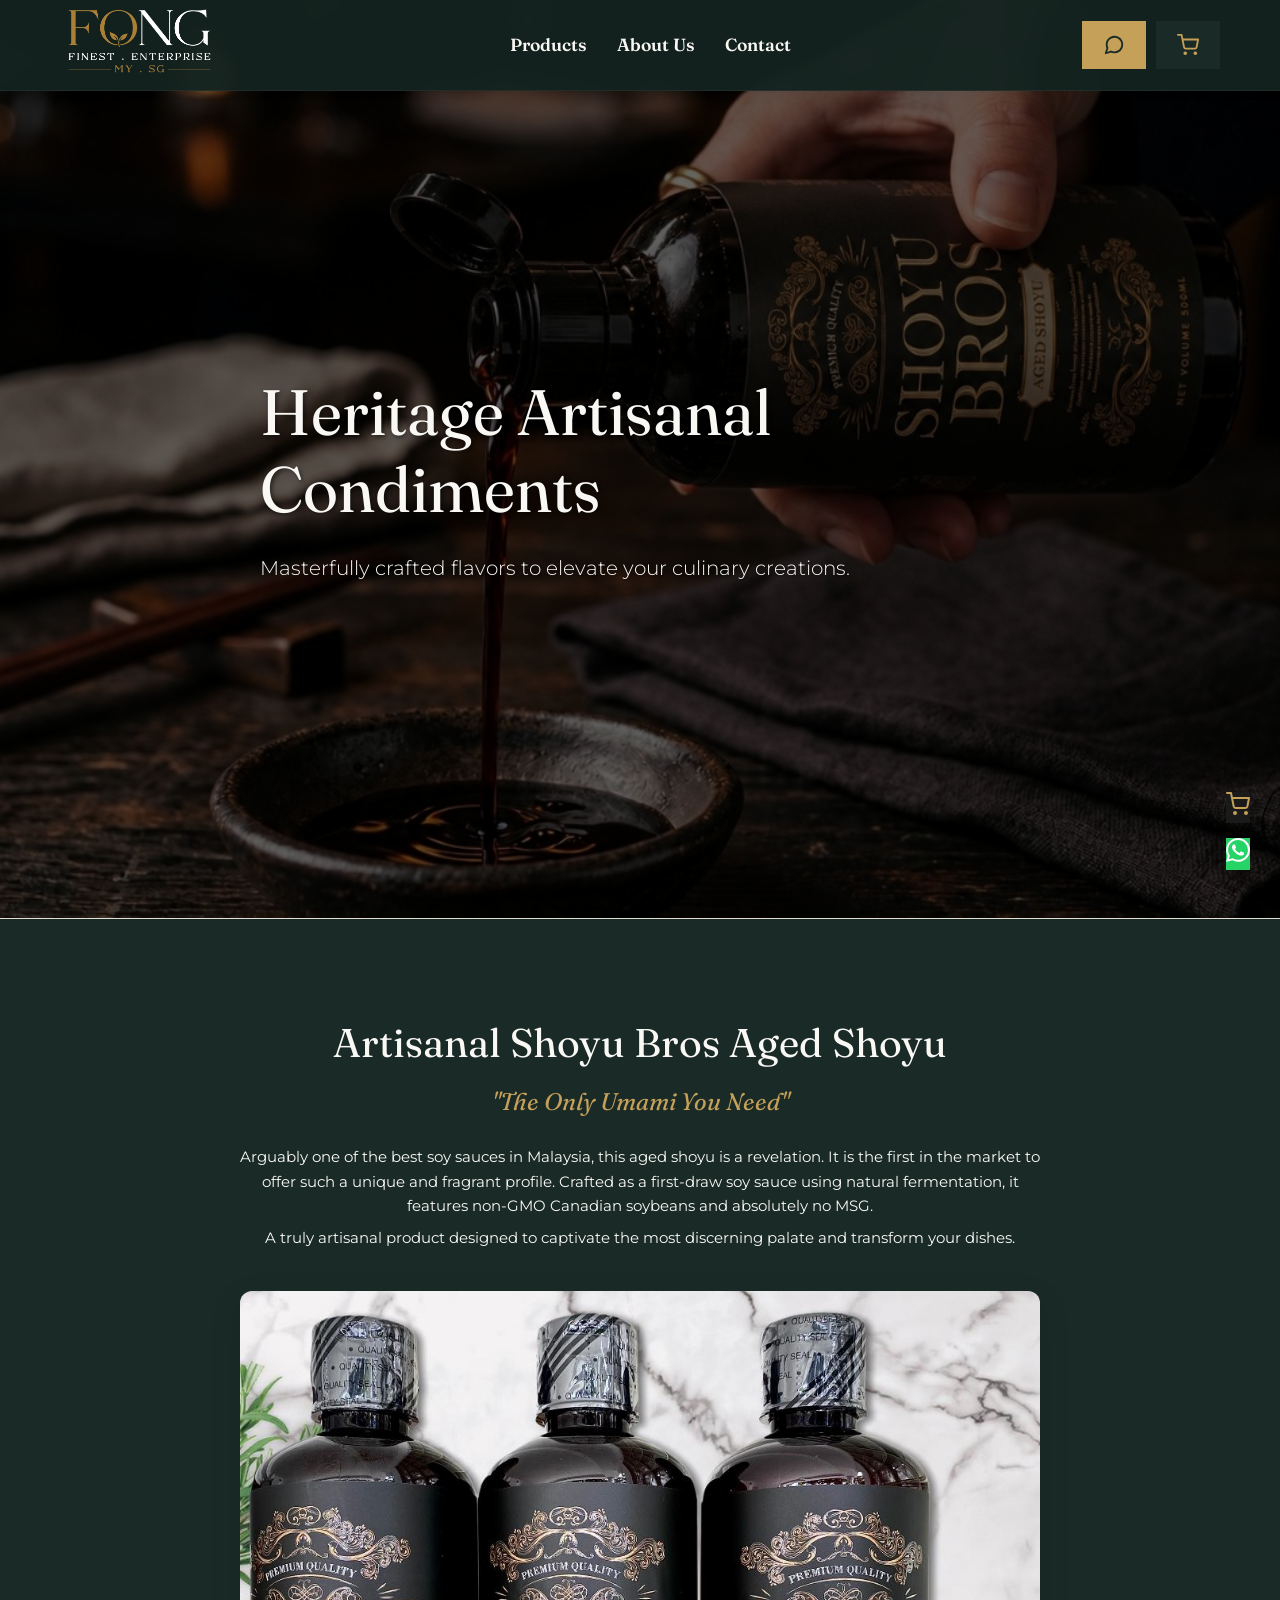
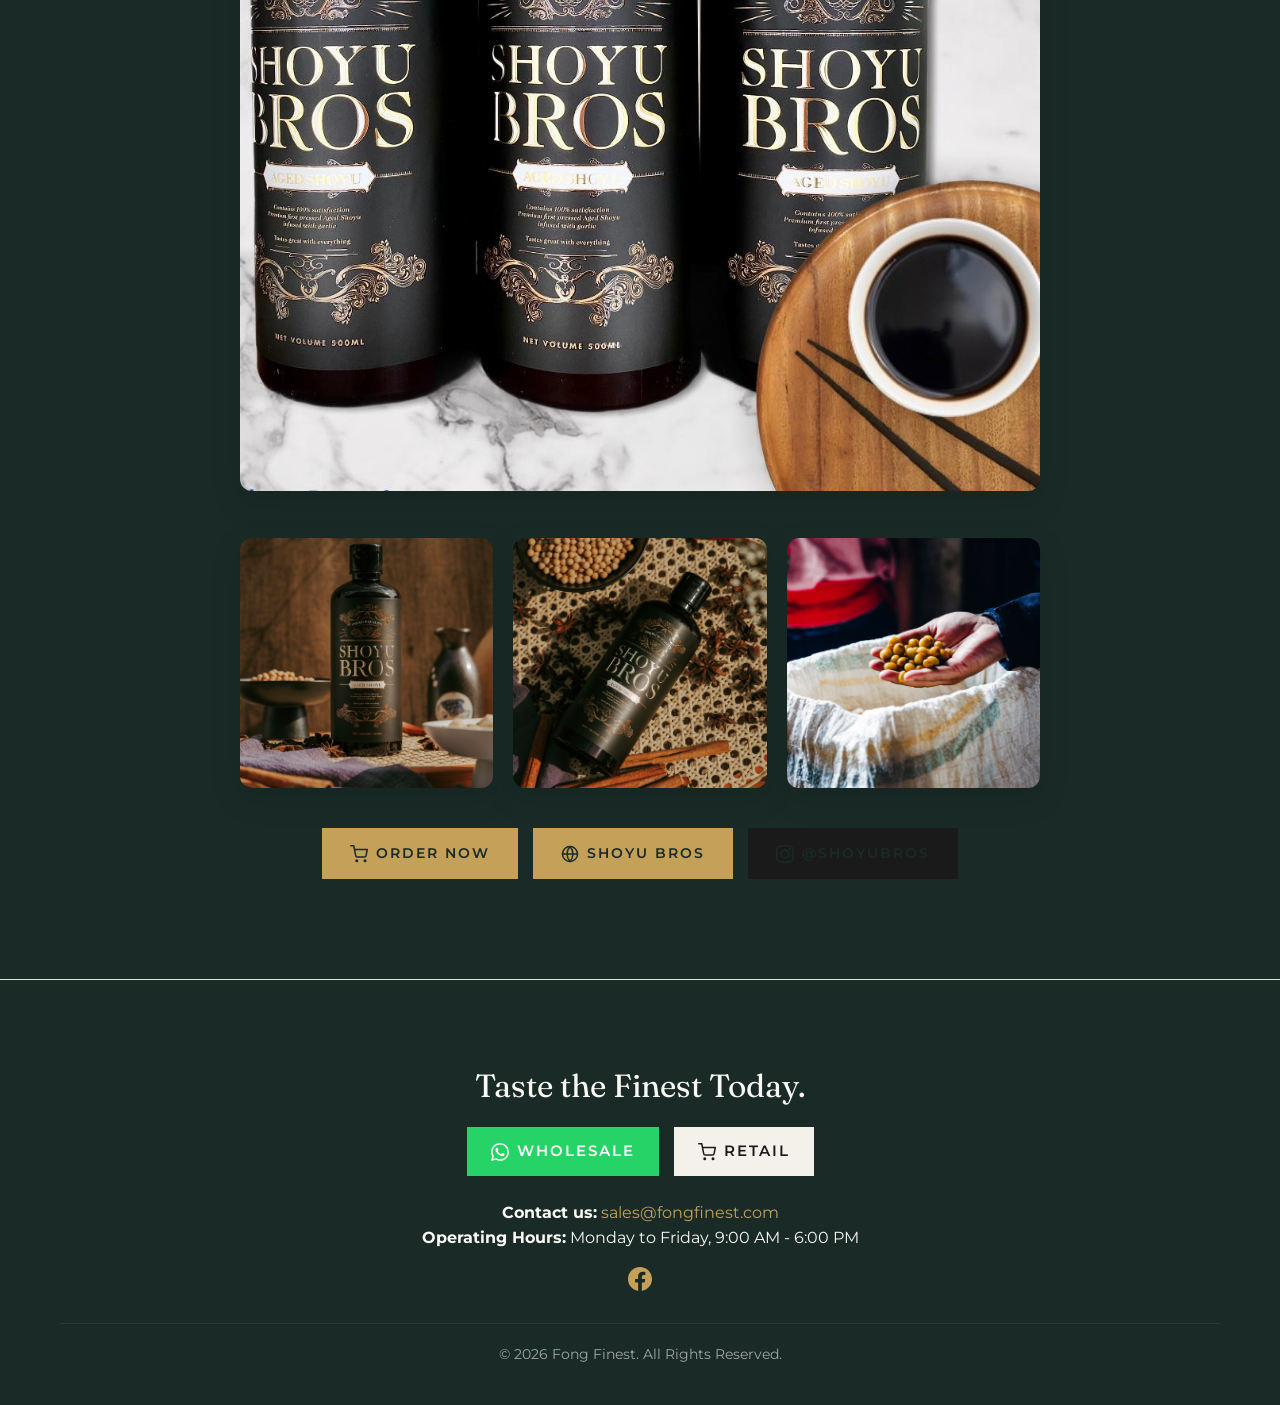
<file: portfolio/shoyu.html>
<!DOCTYPE html>
<html lang="en">
<head>
    <meta charset="UTF-8">
    <meta name="viewport" content="width=device-width, initial-scale=1.0">
    <title>Heritage Artisanal Condiments | Fong Finest</title>
    <meta name="description" content="Discover our Premium Condiments, featuring Artisanal Shoyu Bros Aged Shoyu.">
    
    <!-- Open Graph Meta Tags for Link Previews (WhatsApp, Telegram, etc.) -->
    <meta property="og:title" content="SHOYU BROS | An Artisan Malaysia Soy Sauce">
    <meta property="og:description" content="Arguably one of the best soy sauces in Malaysia. The only UMAMI you need, aged shoyu crafted as a first-draw soy sauce using natural fermentation.">
    <meta property="og:image" content="https://fongfinest.com/assets/shoyu/og-image.jpg">
    <meta property="og:image:width" content="369">
    <meta property="og:image:height" content="364">
    <meta property="og:url" content="https://shoyubros.com/">
    <meta property="og:type" content="website">
    <link rel="icon" href="../assets/brand/favicon.png" type="image/png">
    <link rel="preconnect" href="https://fonts.googleapis.com">
    <link rel="preconnect" href="https://fonts.gstatic.com" crossorigin>
    <link href="https://fonts.googleapis.com/css2?family=Fraunces:ital,opsz,wght@0,9..144,300..600;1,9..144,300..400&family=Montserrat:wght@300;400;500;600&display=swap" rel="stylesheet">
    <link rel="stylesheet" href="../style.css">
</head>
<body>
    <header class="navbar">
        <div class="container nav-content">
            <a href="../index.html" class="logo">
                <img src="../assets/brand/logo-main.png" alt="Fong Finest Logo">
            </a>
            <nav class="nav-links">
                <a href="../index.html#portfolio">Products</a>
                <a href="../index.html#provenance">About Us</a>
                <a href="../index.html#contact">Contact</a>
            </nav>
            <div class="nav-actions" style="display: flex; gap: 10px;">
                <a href="https://wa.me/6587593091" target="_blank" rel="noopener noreferrer" class="btn btn-primary nav-btn-icon" data-tooltip="Wholesale">
                    <svg xmlns="http://www.w3.org/2000/svg" width="18" height="18" viewBox="0 0 24 24" fill="none" stroke="currentColor" stroke-width="2" stroke-linecap="round" stroke-linejoin="round"><path d="M21 11.5a8.38 8.38 0 0 1-.9 3.8 8.5 8.5 0 0 1-7.6 4.7 8.38 8.38 0 0 1-3.8-.9L3 21l1.9-5.7a8.38 8.38 0 0 1-.9-3.8 8.5 8.5 0 0 1 4.7-7.6 8.38 8.38 0 0 1 3.8-.9h.5a8.48 8.48 0 0 1 8 8v.5z"></path></svg>
                </a>
                <a href="https://take.app/fongfinest" target="_blank" rel="noopener noreferrer" class="btn btn-primary nav-btn-icon" data-tooltip="Retail" style="background-color: var(--charcoal); color: var(--gold);">
                    <svg xmlns="http://www.w3.org/2000/svg" width="18" height="18" viewBox="0 0 24 24" fill="none" stroke="currentColor" stroke-width="2" stroke-linecap="round" stroke-linejoin="round"><circle cx="9" cy="21" r="1"></circle><circle cx="20" cy="21" r="1"></circle><path d="M1 1h4l2.68 13.39a2 2 0 0 0 2 1.61h9.72a2 2 0 0 0 2-1.61L23 6H6"></path></svg>
                </a>
            </div>
            
            <button class="mobile-menu-toggle" aria-label="Toggle Menu">
                <span></span>
                <span></span>
                <span></span>
            </button>
        </div>
    </header>

    <main>
        <!-- Hero Section -->
        <section class="hero fade-in-up" style="background-image: url('../assets/shoyu/hero-1.jpg'); background-color: #333; background-size: cover; background-position: center;">
            <div class="hero-overlay" style="background: rgba(0,0,0,0.6);"></div>
            <div class="container hero-content">
                <h1 class="hero-title">Heritage Artisanal Condiments</h1>
                <p class="hero-subtitle">Masterfully crafted flavors to elevate your culinary creations.</p>
            </div>
        </section>

        <!-- Product Section -->
        <section class="section about-section bg-cream">
            <div class="container about-container fade-in-up">
                <div class="about-text text-center" style="max-width: 800px; margin: 0 auto;">
                    <h2 class="section-title">Artisanal Shoyu Bros Aged Shoyu</h2>
                    <p class="tagline">"The Only Umami You Need"</p>
                    <p class="body-text mt-4">Arguably one of the best soy sauces in Malaysia, this aged shoyu is a revelation. It is the first in the market to offer such a unique and fragrant profile. Crafted as a first-draw soy sauce using natural fermentation, it features non-GMO Canadian soybeans and absolutely no MSG.</p>
                    <p class="body-text mt-2">A truly artisanal product designed to captivate the most discerning palate and transform your dishes.</p>
                    
                    <div style="margin: 40px 0;">
                        <img src="../assets/shoyu/og-image.jpg" alt="Shoyu Bros Artisanal Soy Sauce" style="max-width: 100%; border-radius: 12px; box-shadow: 0 10px 30px rgba(0,0,0,0.15);">
                    </div>
                    
                    <div style="margin: 40px 0; display: grid; grid-template-columns: repeat(auto-fit, minmax(200px, 1fr)); gap: 20px;">
                        <img src="../assets/shoyu/gallery-1.jpeg" alt="Shoyu Bros" style="max-width: 100%; border-radius: 12px; box-shadow: 0 10px 30px rgba(0,0,0,0.15); height: 250px; object-fit: cover; width: 100%;">
                        <img src="../assets/shoyu/gallery-2.jpg" alt="Shoyu Bros" style="max-width: 100%; border-radius: 12px; box-shadow: 0 10px 30px rgba(0,0,0,0.15); height: 250px; object-fit: cover; width: 100%;">
                        <img src="../assets/shoyu/gallery-3.webp" alt="Shoyu Bros" style="max-width: 100%; border-radius: 12px; box-shadow: 0 10px 30px rgba(0,0,0,0.15); height: 250px; object-fit: cover; width: 100%;">
                    </div>
                    
                    <div style="display: flex; justify-content: center; gap: 15px; margin-top: 30px; flex-wrap: wrap;">
                        <a href="https://take.app/fongfinest/p/cmszzaup900050ajco7ezk58h" target="_blank" rel="noopener noreferrer" class="btn btn-primary" style="display: inline-flex; align-items: center; justify-content: center; gap: 8px;">
                            <svg xmlns="http://www.w3.org/2000/svg" width="18" height="18" viewBox="0 0 24 24" fill="none" stroke="currentColor" stroke-width="2" stroke-linecap="round" stroke-linejoin="round"><circle cx="9" cy="21" r="1"></circle><circle cx="20" cy="21" r="1"></circle><path d="M1 1h4l2.68 13.39a2 2 0 0 0 2 1.61h9.72a2 2 0 0 0 2-1.61L23 6H6"></path></svg>
                            Order Now
                        </a>
                        <a href="https://shoyubros.com/" target="_blank" rel="noopener noreferrer" class="btn btn-primary" style="display: inline-flex; align-items: center; justify-content: center; gap: 8px;">
                            <svg xmlns="http://www.w3.org/2000/svg" width="18" height="18" viewBox="0 0 24 24" fill="none" stroke="currentColor" stroke-width="2" stroke-linecap="round" stroke-linejoin="round"><circle cx="12" cy="12" r="10"></circle><line x1="2" y1="12" x2="22" y2="12"></line><path d="M12 2a15.3 15.3 0 0 1 4 10 15.3 15.3 0 0 1-4 10 15.3 15.3 0 0 1-4-10 15.3 15.3 0 0 1 4-10z"></path></svg>
                            Shoyu Bros
                        </a>
                        <a href="https://www.instagram.com/shoyubros/" target="_blank" rel="noopener noreferrer" class="btn btn-primary" style="display: inline-flex; align-items: center; justify-content: center; gap: 8px; background-color: var(--vintage-black, #1a1a1a); border-color: var(--vintage-black, #1a1a1a);">
                            <svg xmlns="http://www.w3.org/2000/svg" width="18" height="18" viewBox="0 0 24 24" fill="currentColor"><path d="M12 2.163c3.204 0 3.584.012 4.85.07 3.252.148 4.771 1.691 4.919 4.919.058 1.265.069 1.645.069 4.849 0 3.205-.012 3.584-.069 4.849-.149 3.225-1.664 4.771-4.919 4.919-1.266.058-1.644.07-4.85.07-3.204 0-3.584-.012-4.849-.07-3.26-.149-4.771-1.699-4.919-4.92-.058-1.265-.07-1.644-.07-4.849 0-3.204.013-3.583.07-4.849.149-3.227 1.664-4.771 4.919-4.919 1.266-.057 1.645-.069 4.849-.069zM12 0C8.741 0 8.333.014 7.053.072 2.695.272.273 2.69.073 7.051.014 8.333 0 8.741 0 12c0 3.259.014 3.668.072 4.948.2 4.358 2.618 6.78 6.98 6.98 1.281.058 1.689.072 4.948.072 3.259 0 3.668-.014 4.948-.072 4.354-.2 6.782-2.618 6.979-6.98.059-1.28.073-1.689.073-4.948 0-3.259-.014-3.667-.072-4.947-.196-4.354-2.617-6.78-6.979-6.98C15.668.014 15.259 0 12 0zm0 5.838a6.162 6.162 0 1 0 0 12.324 6.162 6.162 0 0 0 0-12.324zM12 16a4 4 0 1 1 0-8 4 4 0 0 1 0 8zm6.406-11.845a1.44 1.44 0 1 0 0 2.881 1.44 1.44 0 0 0 0-2.881z"/></svg>
                            @shoyubros
                        </a>
                    </div>
                </div>
            </div>
        </section>
    </main>

    <!-- Footer -->
    <footer id="contact" class="footer">
        <div class="container footer-content fade-in-up">
            <h2 class="footer-title">Taste the Finest Today.</h2>
            <div style="display: flex; gap: 15px; justify-content: center; flex-wrap: wrap;" class="mt-4">
                <a href="https://wa.me/6587593091" target="_blank" rel="noopener noreferrer" class="btn btn-whatsapp" style="display: flex; align-items: center; gap: 8px; font-size: 0.95rem; padding: 12px 24px;">
                    <svg xmlns="http://www.w3.org/2000/svg" width="18" height="18" viewBox="0 0 24 24" fill="currentColor"><path d="M17.472 14.382c-.297-.149-1.758-.867-2.03-.967-.273-.099-.471-.148-.67.15-.197.297-.767.966-.94 1.164-.173.199-.347.223-.644.075-.297-.15-1.255-.463-2.39-1.475-.888-.788-1.489-1.761-1.663-2.06-.173-.297-.018-.458.13-.606.134-.133.298-.347.446-.52.149-.174.198-.298.298-.497.099-.198.05-.371-.025-.52-.075-.149-.669-1.612-.916-2.207-.242-.579-.487-.5-.669-.51a12.8 12.8 0 0 0-.57-.01c-.198 0-.52.074-.792.372-.272.297-1.04 1.016-1.04 2.479 0 1.462 1.065 2.875 1.213 3.074.149.198 2.096 3.2 5.077 4.487.709.306 1.262.489 1.694.625.712.227 1.36.195 1.871.118.571-.085 1.758-.719 2.006-1.413.248-.694.248-1.289.173-1.413-.074-.124-.272-.198-.57-.347m-5.421 7.403h-.004a9.87 9.87 0 0 1-5.031-1.378l-.361-.214-3.741.982.998-3.648-.235-.374a9.86 9.86 0 0 1-1.51-5.26c.001-5.45 4.436-9.884 9.888-9.884 2.64 0 5.122 1.03 6.988 2.898a9.825 9.825 0 0 1 2.893 6.994c-.003 5.45-4.437 9.884-9.885 9.884m8.413-18.297A11.815 11.815 0 0 0 12.05 0C5.495 0 .16 5.335.157 11.892c0 2.096.547 4.142 1.588 5.945L.057 24l6.305-1.654a11.882 11.882 0 0 0 5.683 1.448h.005c6.554 0 11.89-5.335 11.893-11.893a11.821 11.821 0 0 0-3.48-8.413Z"/></svg>
                    Wholesale
                </a>
                <a href="https://take.app/fongfinest" target="_blank" rel="noopener noreferrer" class="btn btn-primary" style="display: flex; align-items: center; gap: 8px; font-size: 0.95rem; padding: 12px 24px;">
                    <svg xmlns="http://www.w3.org/2000/svg" width="18" height="18" viewBox="0 0 24 24" fill="none" stroke="currentColor" stroke-width="2" stroke-linecap="round" stroke-linejoin="round"><circle cx="9" cy="21" r="1"></circle><circle cx="20" cy="21" r="1"></circle><path d="M1 1h4l2.68 13.39a2 2 0 0 0 2 1.61h9.72a2 2 0 0 0 2-1.61L23 6H6"></path></svg>
                    Retail
                </a>
            </div>
            
            <div class="footer-info mt-6">
                <p><strong>Contact us:</strong> <a href="mailto:sales@fongfinest.com">sales@fongfinest.com</a></p>
                <p><strong>Operating Hours:</strong> Monday to Friday, 9:00 AM - 6:00 PM</p>
            </div>
            
            <div class="footer-social mt-4" style="display: flex; justify-content: center; gap: 15px;">
                <a href="https://www.facebook.com/share/1DrzeiNQV6/" target="_blank" rel="noopener noreferrer" style="color: var(--gold); transition: opacity 0.3s;" onmouseover="this.style.opacity=0.8" onmouseout="this.style.opacity=1" aria-label="Visit our Facebook page">
                    <svg xmlns="http://www.w3.org/2000/svg" width="24" height="24" viewBox="0 0 24 24" fill="currentColor"><path d="M24 12.073c0-6.627-5.373-12-12-12s-12 5.373-12 12c0 5.99 4.388 10.954 10.125 11.854v-8.385H7.078v-3.47h3.047V9.43c0-3.007 1.792-4.669 4.533-4.669 1.312 0 2.686.235 2.686.235v2.953H15.83c-1.491 0-1.956.925-1.956 1.874v2.25h3.328l-.532 3.47h-2.796v8.385C19.612 23.027 24 18.062 24 12.073z"/></svg>
                </a>
            </div>
            
            <div class="footer-bottom mt-6">
                <p>&copy; 2026 Fong Finest. All Rights Reserved.</p>
            </div>
        </div>
    </footer>

    <!-- Floating Action Buttons -->
    <div class="floating-actions" style="position: fixed; bottom: 30px; right: 30px; display: flex; flex-direction: column; gap: 15px; z-index: 1000;">
        <a href="https://take.app/fongfinest" target="_blank" rel="noopener noreferrer" class="floating-btn" aria-label="Retail Shop" style="background-color: var(--vintage-black); color: var(--gold);">
            <svg xmlns="http://www.w3.org/2000/svg" width="24" height="24" viewBox="0 0 24 24" fill="none" stroke="currentColor" stroke-width="2" stroke-linecap="round" stroke-linejoin="round"><circle cx="9" cy="21" r="1"></circle><circle cx="20" cy="21" r="1"></circle><path d="M1 1h4l2.68 13.39a2 2 0 0 0 2 1.61h9.72a2 2 0 0 0 2-1.61L23 6H6"></path></svg>
        </a>
        <a href="https://wa.me/6587593091" target="_blank" rel="noopener noreferrer" class="floating-btn" aria-label="Wholesale Enquiries" style="background-color: #25D366; color: white;">
            <svg xmlns="http://www.w3.org/2000/svg" width="24" height="24" viewBox="0 0 24 24" fill="currentColor"><path d="M17.472 14.382c-.297-.149-1.758-.867-2.03-.967-.273-.099-.471-.148-.67.15-.197.297-.767.966-.94 1.164-.173.199-.347.223-.644.075-.297-.15-1.255-.463-2.39-1.475-.888-.788-1.489-1.761-1.663-2.06-.173-.297-.018-.458.13-.606.134-.133.298-.347.446-.52.149-.174.198-.298.298-.497.099-.198.05-.371-.025-.52-.075-.149-.669-1.612-.916-2.207-.242-.579-.487-.5-.669-.51a12.8 12.8 0 0 0-.57-.01c-.198 0-.52.074-.792.372-.272.297-1.04 1.016-1.04 2.479 0 1.462 1.065 2.875 1.213 3.074.149.198 2.096 3.2 5.077 4.487.709.306 1.262.489 1.694.625.712.227 1.36.195 1.871.118.571-.085 1.758-.719 2.006-1.413.248-.694.248-1.289.173-1.413-.074-.124-.272-.198-.57-.347m-5.421 7.403h-.004a9.87 9.87 0 0 1-5.031-1.378l-.361-.214-3.741.982.998-3.648-.235-.374a9.86 9.86 0 0 1-1.51-5.26c.001-5.45 4.436-9.884 9.888-9.884 2.64 0 5.122 1.03 6.988 2.898a9.825 9.825 0 0 1 2.893 6.994c-.003 5.45-4.437 9.884-9.885 9.884m8.413-18.297A11.815 11.815 0 0 0 12.05 0C5.495 0 .16 5.335.157 11.892c0 2.096.547 4.142 1.588 5.945L.057 24l6.305-1.654a11.882 11.882 0 0 0 5.683 1.448h.005c6.554 0 11.89-5.335 11.893-11.893a11.821 11.821 0 0 0-3.48-8.413Z"/></svg>
        </a>
    </div>

    <script src="../script.js"></script>
</body>
</html>
</file>
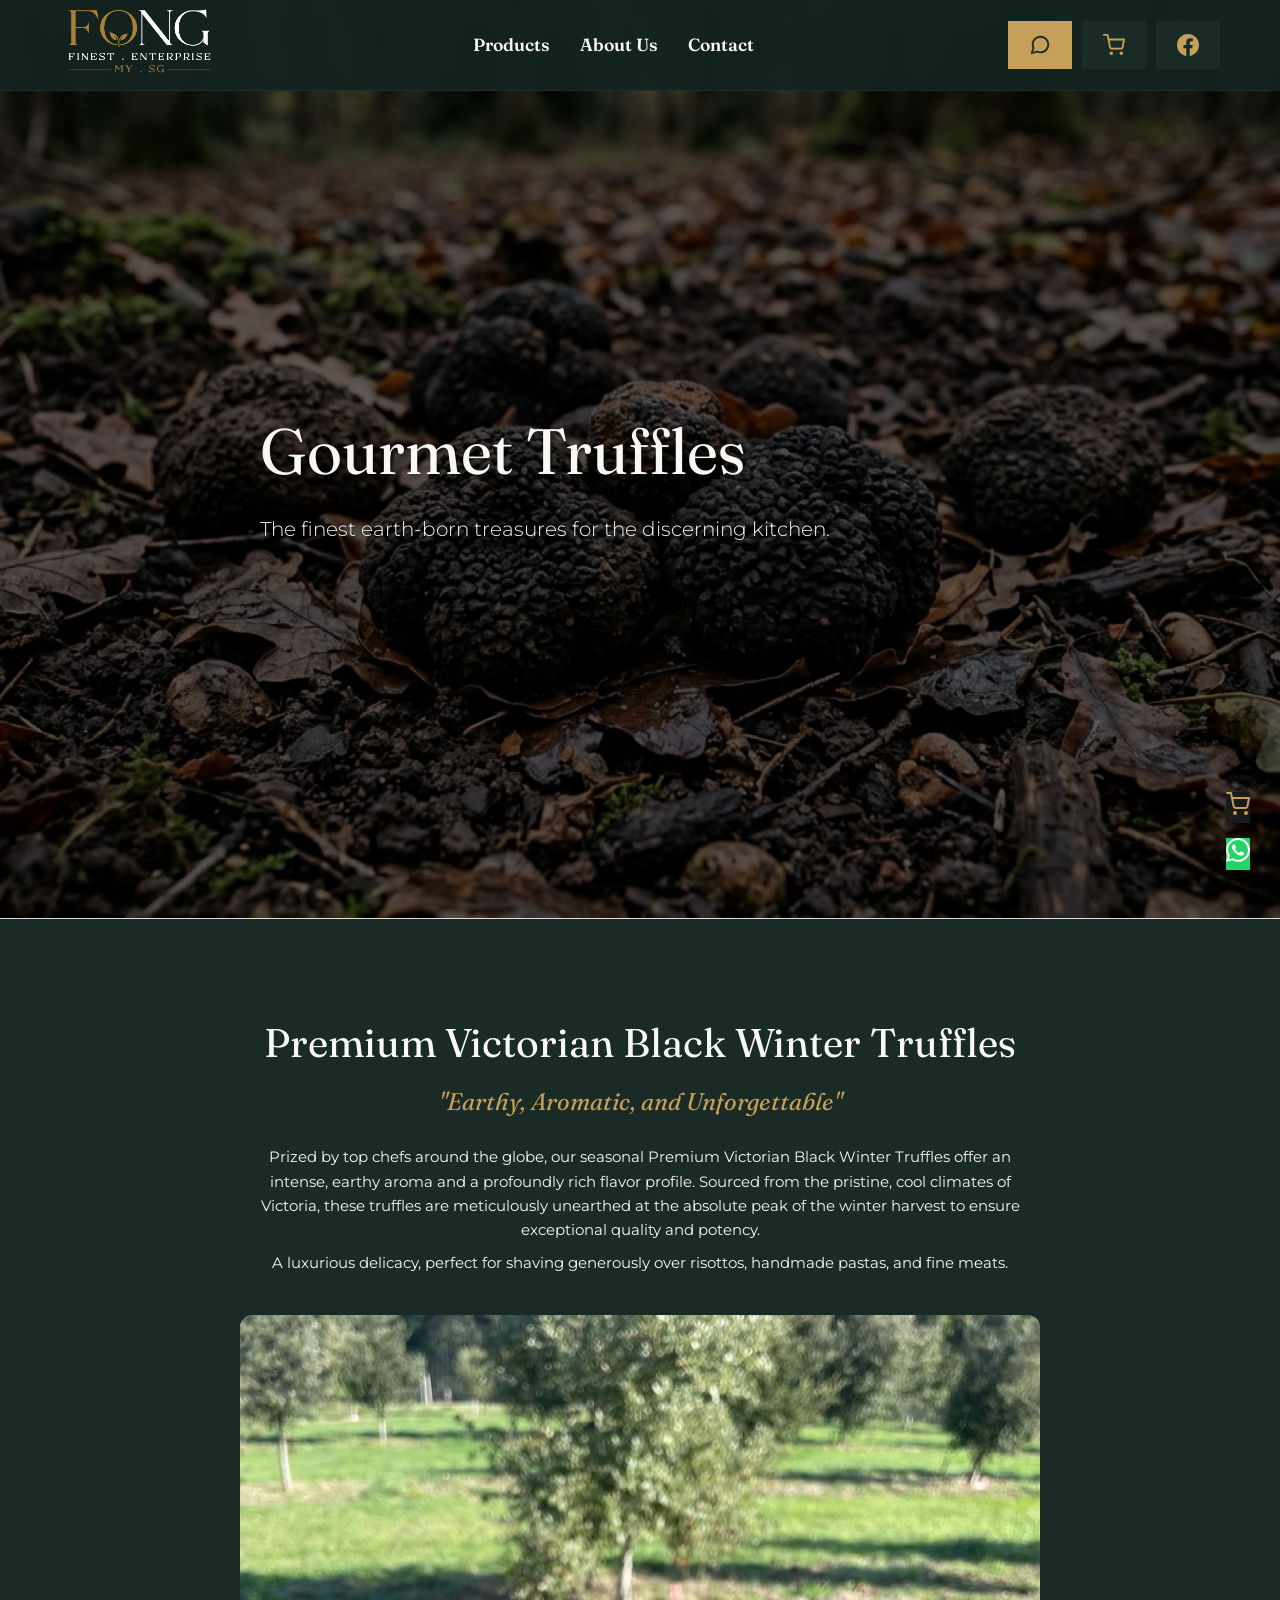
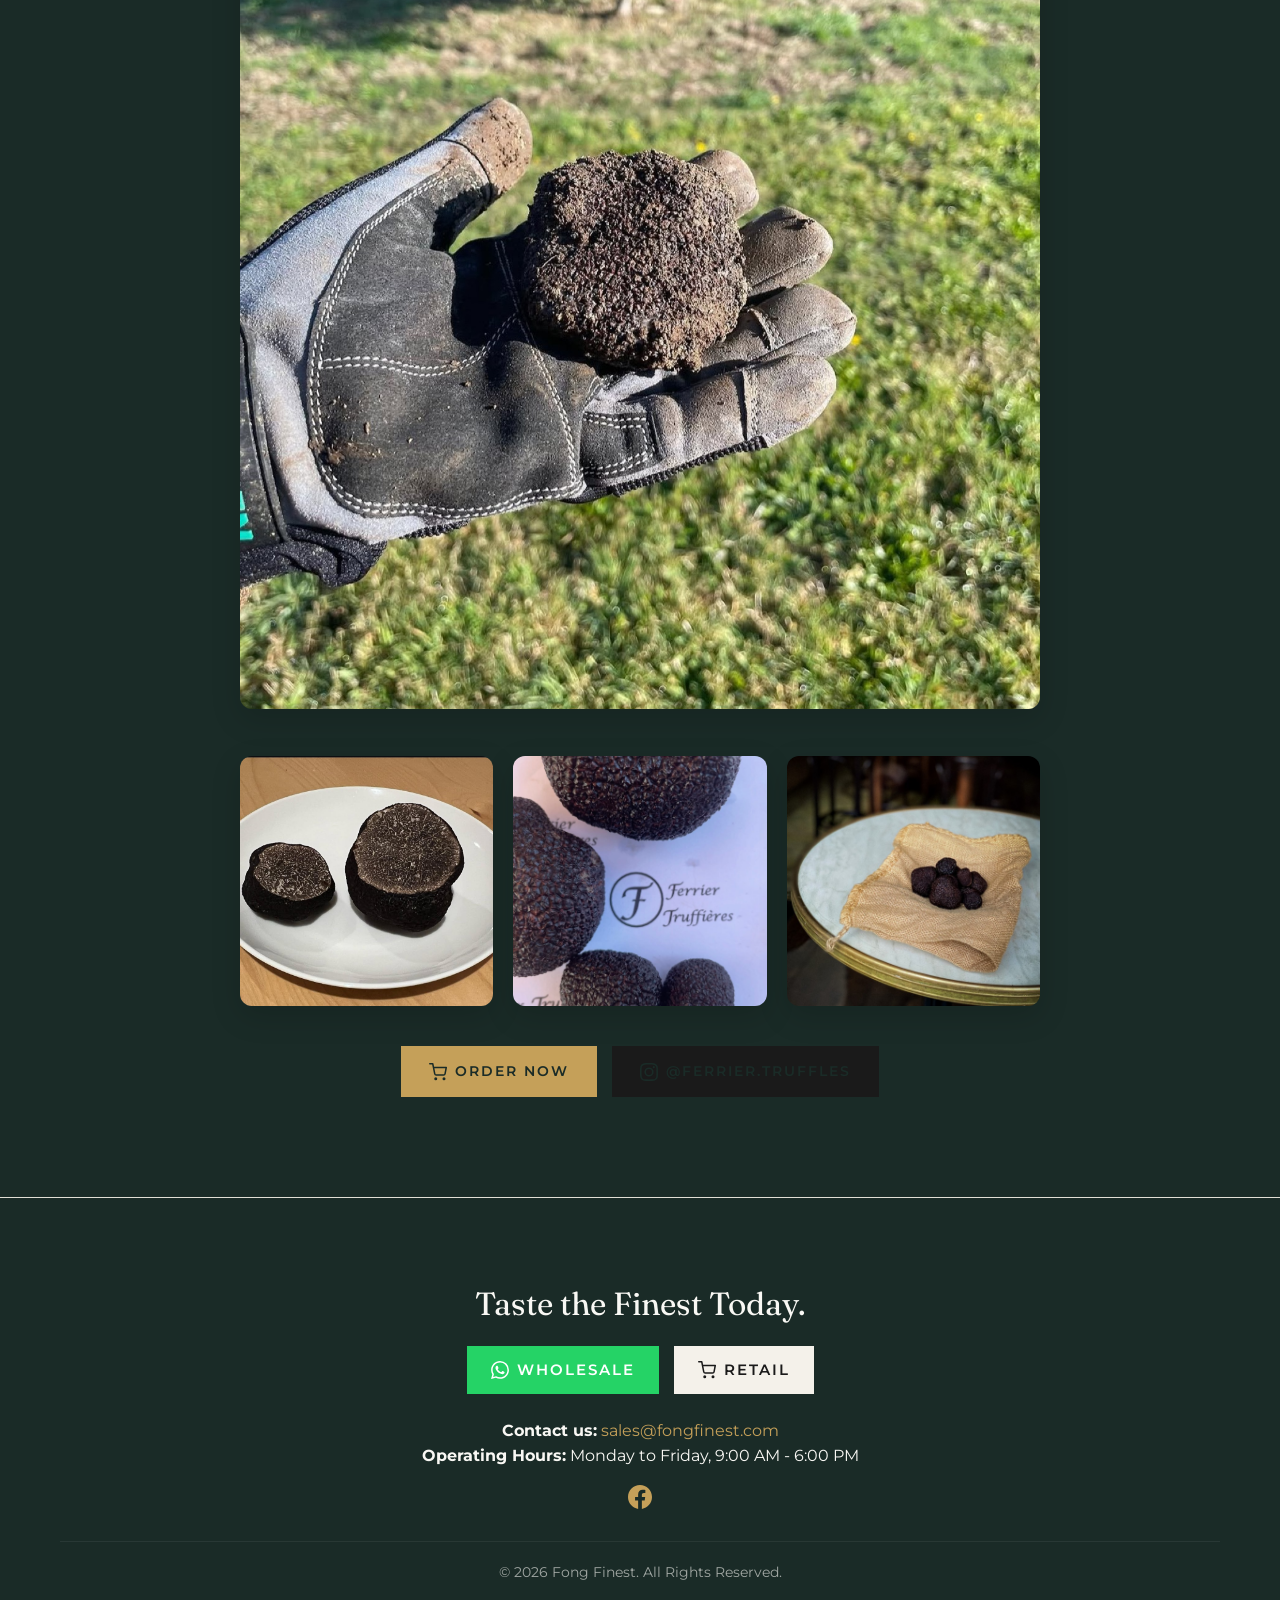
<file: portfolio/truffles.html>
<!DOCTYPE html>
<html lang="en">
<head>
    <meta charset="UTF-8">
    <meta name="viewport" content="width=device-width, initial-scale=1.0">
    <title>Gourmet Truffles | Fong Finest</title>
    <meta name="description" content="Discover our seasonal Premium Victorian Black Winter Truffles, exclusively sourced for the most discerning palates.">
    
    <!-- Open Graph Meta Tags for Link Previews (WhatsApp, Telegram, etc.) -->
    <meta property="og:title" content="Ferrier Truffles | Premium Victorian Black Winter Truffles">
    <meta property="og:description" content="Discover our seasonal Premium Victorian Black Winter Truffles, exclusively sourced for the most discerning palates. Earthy, aromatic, and unforgettable.">
    <meta property="og:image" content="https://fongfinest.com/assets/truffles/hero-1.jpg">
    <meta property="og:image:width" content="369">
    <meta property="og:image:height" content="364">
    <meta property="og:url" content="https://fongfinest.com/truffles">
    <meta property="og:type" content="website">
    <link rel="icon" href="../assets/brand/favicon.png" type="image/png">
    <link rel="preconnect" href="https://fonts.googleapis.com">
    <link rel="preconnect" href="https://fonts.gstatic.com" crossorigin>
    <link href="https://fonts.googleapis.com/css2?family=Fraunces:ital,opsz,wght@0,9..144,300..600;1,9..144,300..400&family=Montserrat:wght@300;400;500;600&display=swap" rel="stylesheet">
    <link rel="stylesheet" href="../style.css">
</head>
<body>
    <header class="navbar">
        <div class="container nav-content">
            <a href="../index.html" class="logo">
                <img src="../assets/brand/logo-main.png" alt="Fong Finest Logo">
            </a>
            <nav class="nav-links">
                <a href="../index.html#portfolio">Products</a>
                <a href="../index.html#provenance">About Us</a>
                <a href="../index.html#contact">Contact</a>
            </nav>
            <div class="nav-actions" style="display: flex; gap: 10px;">
                <a href="https://wa.me/6587593091" target="_blank" rel="noopener noreferrer" class="btn btn-primary nav-btn-icon" data-tooltip="Wholesale">
                    <svg xmlns="http://www.w3.org/2000/svg" width="18" height="18" viewBox="0 0 24 24" fill="none" stroke="currentColor" stroke-width="2" stroke-linecap="round" stroke-linejoin="round"><path d="M21 11.5a8.38 8.38 0 0 1-.9 3.8 8.5 8.5 0 0 1-7.6 4.7 8.38 8.38 0 0 1-3.8-.9L3 21l1.9-5.7a8.38 8.38 0 0 1-.9-3.8 8.5 8.5 0 0 1 4.7-7.6 8.38 8.38 0 0 1 3.8-.9h.5a8.48 8.48 0 0 1 8 8v.5z"></path></svg>
                </a>
                <a href="https://order.fongfinest.com" target="_blank" rel="noopener noreferrer" class="btn btn-primary nav-btn-icon" data-tooltip="Retail" style="background-color: var(--charcoal); color: var(--gold);">
                    <svg xmlns="http://www.w3.org/2000/svg" width="18" height="18" viewBox="0 0 24 24" fill="none" stroke="currentColor" stroke-width="2" stroke-linecap="round" stroke-linejoin="round"><circle cx="9" cy="21" r="1"></circle><circle cx="20" cy="21" r="1"></circle><path d="M1 1h4l2.68 13.39a2 2 0 0 0 2 1.61h9.72a2 2 0 0 0 2-1.61L23 6H6"></path></svg>
                </a>
                <a href="https://www.facebook.com/share/1DrzeiNQV6/" target="_blank" rel="noopener noreferrer" class="btn btn-primary nav-btn-icon" data-tooltip="Facebook" style="background-color: var(--charcoal); color: var(--gold);">
                    <svg xmlns="http://www.w3.org/2000/svg" width="18" height="18" viewBox="0 0 24 24" fill="currentColor"><path d="M24 12.073c0-6.627-5.373-12-12-12s-12 5.373-12 12c0 5.99 4.388 10.954 10.125 11.854v-8.385H7.078v-3.47h3.047V9.43c0-3.007 1.792-4.669 4.533-4.669 1.312 0 2.686.235 2.686.235v2.953H15.83c-1.491 0-1.956.925-1.956 1.874v2.25h3.328l-.532 3.47h-2.796v8.385C19.612 23.027 24 18.062 24 12.073z"/></svg>
                </a>
            </div>
            
            <button class="mobile-menu-toggle" aria-label="Toggle Menu">
                <span></span>
                <span></span>
                <span></span>
            </button>
        </div>
    </header>

    <main>
        <!-- Hero Section -->
        <section class="hero fade-in-up" style="background-image: url('../assets/truffles/hero-1.jpg'); background-color: #333; background-size: cover; background-position: center;">
            <div class="hero-overlay" style="background: rgba(0,0,0,0.6);"></div>
            <div class="container hero-content">
                <h1 class="hero-title">Gourmet Truffles</h1>
                <p class="hero-subtitle">The finest earth-born treasures for the discerning kitchen.</p>
            </div>
        </section>

        <!-- Product Section -->
        <section class="section about-section bg-cream">
            <div class="container about-container fade-in-up">
                <div class="about-text text-center" style="max-width: 800px; margin: 0 auto;">
                    <h2 class="section-title">Premium Victorian Black Winter Truffles</h2>
                    <p class="tagline">"Earthy, Aromatic, and Unforgettable"</p>
                    <p class="body-text mt-4">Prized by top chefs around the globe, our seasonal Premium Victorian Black Winter Truffles offer an intense, earthy aroma and a profoundly rich flavor profile. Sourced from the pristine, cool climates of Victoria, these truffles are meticulously unearthed at the absolute peak of the winter harvest to ensure exceptional quality and potency.</p>
                    <p class="body-text mt-2">A luxurious delicacy, perfect for shaving generously over risottos, handmade pastas, and fine meats.</p>
                    <div style="margin: 40px 0;">
                        <img src="../assets/truffles/gallery-1.jpg" alt="Victorian Black Winter Truffles" style="max-width: 100%; border-radius: 12px; box-shadow: 0 10px 30px rgba(0,0,0,0.15);">
                    </div>
                    
                    <div style="margin: 40px 0; display: grid; grid-template-columns: repeat(auto-fit, minmax(200px, 1fr)); gap: 20px;">
                        <img src="../assets/truffles/gallery-4.jpg" alt="Ferrier Truffles" style="max-width: 100%; border-radius: 12px; box-shadow: 0 10px 30px rgba(0,0,0,0.15); height: 250px; object-fit: cover; width: 100%;">
                        <img src="../assets/truffles/gallery-2.jpg" alt="Ferrier Truffles" style="max-width: 100%; border-radius: 12px; box-shadow: 0 10px 30px rgba(0,0,0,0.15); height: 250px; object-fit: cover; width: 100%;">
                        <img src="../assets/truffles/gallery-3.jpg" alt="Ferrier Truffles" style="max-width: 100%; border-radius: 12px; box-shadow: 0 10px 30px rgba(0,0,0,0.15); height: 250px; object-fit: cover; width: 100%;">
                    </div>
                    
                    <div style="display: flex; justify-content: center; gap: 15px; margin-top: 30px; flex-wrap: wrap;">
                        <a href="https://take.app/fongfinest/p/cmt004nlh000f0ahtu1cmnc1p" target="_blank" rel="noopener noreferrer" class="btn btn-primary" style="display: inline-flex; align-items: center; justify-content: center; gap: 8px;">
                            <svg xmlns="http://www.w3.org/2000/svg" width="18" height="18" viewBox="0 0 24 24" fill="none" stroke="currentColor" stroke-width="2" stroke-linecap="round" stroke-linejoin="round"><circle cx="9" cy="21" r="1"></circle><circle cx="20" cy="21" r="1"></circle><path d="M1 1h4l2.68 13.39a2 2 0 0 0 2 1.61h9.72a2 2 0 0 0 2-1.61L23 6H6"></path></svg>
                            Order Now
                        </a>
                        <a href="https://www.instagram.com/ferrier.truffles/" target="_blank" rel="noopener noreferrer" class="btn btn-primary" style="display: inline-flex; align-items: center; justify-content: center; gap: 8px; background-color: var(--vintage-black, #1a1a1a); border-color: var(--vintage-black, #1a1a1a);">
                            <svg xmlns="http://www.w3.org/2000/svg" width="18" height="18" viewBox="0 0 24 24" fill="currentColor"><path d="M12 2.163c3.204 0 3.584.012 4.85.07 3.252.148 4.771 1.691 4.919 4.919.058 1.265.069 1.645.069 4.849 0 3.205-.012 3.584-.069 4.849-.149 3.225-1.664 4.771-4.919 4.919-1.266.058-1.644.07-4.85.07-3.204 0-3.584-.012-4.849-.07-3.26-.149-4.771-1.699-4.919-4.92-.058-1.265-.07-1.644-.07-4.849 0-3.204.013-3.583.07-4.849.149-3.227 1.664-4.771 4.919-4.919 1.266-.057 1.645-.069 4.849-.069zM12 0C8.741 0 8.333.014 7.053.072 2.695.272.273 2.69.073 7.051.014 8.333 0 8.741 0 12c0 3.259.014 3.668.072 4.948.2 4.358 2.618 6.78 6.98 6.98 1.281.058 1.689.072 4.948.072 3.259 0 3.668-.014 4.948-.072 4.354-.2 6.782-2.618 6.979-6.98.059-1.28.073-1.689.073-4.948 0-3.259-.014-3.667-.072-4.947-.196-4.354-2.617-6.78-6.979-6.98C15.668.014 15.259 0 12 0zm0 5.838a6.162 6.162 0 1 0 0 12.324 6.162 6.162 0 0 0 0-12.324zM12 16a4 4 0 1 1 0-8 4 4 0 0 1 0 8zm6.406-11.845a1.44 1.44 0 1 0 0 2.881 1.44 1.44 0 0 0 0-2.881z"/></svg>
                            @ferrier.truffles
                        </a>
                    </div>
                </div>
            </div>
        </section>
    </main>

    <!-- Footer -->
    <footer id="contact" class="footer">
        <div class="container footer-content fade-in-up">
            <h2 class="footer-title">Taste the Finest Today.</h2>
            <div style="display: flex; gap: 15px; justify-content: center; flex-wrap: wrap;" class="mt-4">
                <a href="https://wa.me/6587593091" target="_blank" rel="noopener noreferrer" class="btn btn-whatsapp" style="display: flex; align-items: center; gap: 8px; font-size: 0.95rem; padding: 12px 24px;">
                    <svg xmlns="http://www.w3.org/2000/svg" width="18" height="18" viewBox="0 0 24 24" fill="currentColor"><path d="M17.472 14.382c-.297-.149-1.758-.867-2.03-.967-.273-.099-.471-.148-.67.15-.197.297-.767.966-.94 1.164-.173.199-.347.223-.644.075-.297-.15-1.255-.463-2.39-1.475-.888-.788-1.489-1.761-1.663-2.06-.173-.297-.018-.458.13-.606.134-.133.298-.347.446-.52.149-.174.198-.298.298-.497.099-.198.05-.371-.025-.52-.075-.149-.669-1.612-.916-2.207-.242-.579-.487-.5-.669-.51a12.8 12.8 0 0 0-.57-.01c-.198 0-.52.074-.792.372-.272.297-1.04 1.016-1.04 2.479 0 1.462 1.065 2.875 1.213 3.074.149.198 2.096 3.2 5.077 4.487.709.306 1.262.489 1.694.625.712.227 1.36.195 1.871.118.571-.085 1.758-.719 2.006-1.413.248-.694.248-1.289.173-1.413-.074-.124-.272-.198-.57-.347m-5.421 7.403h-.004a9.87 9.87 0 0 1-5.031-1.378l-.361-.214-3.741.982.998-3.648-.235-.374a9.86 9.86 0 0 1-1.51-5.26c.001-5.45 4.436-9.884 9.888-9.884 2.64 0 5.122 1.03 6.988 2.898a9.825 9.825 0 0 1 2.893 6.994c-.003 5.45-4.437 9.884-9.885 9.884m8.413-18.297A11.815 11.815 0 0 0 12.05 0C5.495 0 .16 5.335.157 11.892c0 2.096.547 4.142 1.588 5.945L.057 24l6.305-1.654a11.882 11.882 0 0 0 5.683 1.448h.005c6.554 0 11.89-5.335 11.893-11.893a11.821 11.821 0 0 0-3.48-8.413Z"/></svg>
                    Wholesale
                </a>
                <a href="https://take.app/fongfinest" target="_blank" rel="noopener noreferrer" class="btn btn-primary" style="display: flex; align-items: center; gap: 8px; font-size: 0.95rem; padding: 12px 24px;">
                    <svg xmlns="http://www.w3.org/2000/svg" width="18" height="18" viewBox="0 0 24 24" fill="none" stroke="currentColor" stroke-width="2" stroke-linecap="round" stroke-linejoin="round"><circle cx="9" cy="21" r="1"></circle><circle cx="20" cy="21" r="1"></circle><path d="M1 1h4l2.68 13.39a2 2 0 0 0 2 1.61h9.72a2 2 0 0 0 2-1.61L23 6H6"></path></svg>
                    Retail
                </a>
            </div>
            
            <div class="footer-info mt-6">
                <p><strong>Contact us:</strong> <a href="mailto:sales@fongfinest.com">sales@fongfinest.com</a></p>
                <p><strong>Operating Hours:</strong> Monday to Friday, 9:00 AM - 6:00 PM</p>
            </div>
            
            <div class="footer-social mt-4" style="display: flex; justify-content: center; gap: 15px;">
                <a href="https://www.facebook.com/share/1DrzeiNQV6/" target="_blank" rel="noopener noreferrer" style="color: var(--gold); transition: opacity 0.3s;" onmouseover="this.style.opacity=0.8" onmouseout="this.style.opacity=1" aria-label="Visit our Facebook page">
                    <svg xmlns="http://www.w3.org/2000/svg" width="24" height="24" viewBox="0 0 24 24" fill="currentColor"><path d="M24 12.073c0-6.627-5.373-12-12-12s-12 5.373-12 12c0 5.99 4.388 10.954 10.125 11.854v-8.385H7.078v-3.47h3.047V9.43c0-3.007 1.792-4.669 4.533-4.669 1.312 0 2.686.235 2.686.235v2.953H15.83c-1.491 0-1.956.925-1.956 1.874v2.25h3.328l-.532 3.47h-2.796v8.385C19.612 23.027 24 18.062 24 12.073z"/></svg>
                </a>
            </div>
            
            <div class="footer-bottom mt-6">
                <p>&copy; 2026 Fong Finest. All Rights Reserved.</p>
            </div>
        </div>
    </footer>

    <!-- Floating Action Buttons -->
    <div class="floating-actions" style="position: fixed; bottom: 30px; right: 30px; display: flex; flex-direction: column; gap: 15px; z-index: 1000;">
        <a href="https://take.app/fongfinest" target="_blank" rel="noopener noreferrer" class="floating-btn" aria-label="Retail Shop" style="background-color: var(--vintage-black); color: var(--gold);">
            <svg xmlns="http://www.w3.org/2000/svg" width="24" height="24" viewBox="0 0 24 24" fill="none" stroke="currentColor" stroke-width="2" stroke-linecap="round" stroke-linejoin="round"><circle cx="9" cy="21" r="1"></circle><circle cx="20" cy="21" r="1"></circle><path d="M1 1h4l2.68 13.39a2 2 0 0 0 2 1.61h9.72a2 2 0 0 0 2-1.61L23 6H6"></path></svg>
        </a>
        <a href="https://wa.me/6587593091" target="_blank" rel="noopener noreferrer" class="floating-btn" aria-label="Wholesale Enquiries" style="background-color: #25D366; color: white;">
            <svg xmlns="http://www.w3.org/2000/svg" width="24" height="24" viewBox="0 0 24 24" fill="currentColor"><path d="M17.472 14.382c-.297-.149-1.758-.867-2.03-.967-.273-.099-.471-.148-.67.15-.197.297-.767.966-.94 1.164-.173.199-.347.223-.644.075-.297-.15-1.255-.463-2.39-1.475-.888-.788-1.489-1.761-1.663-2.06-.173-.297-.018-.458.13-.606.134-.133.298-.347.446-.52.149-.174.198-.298.298-.497.099-.198.05-.371-.025-.52-.075-.149-.669-1.612-.916-2.207-.242-.579-.487-.5-.669-.51a12.8 12.8 0 0 0-.57-.01c-.198 0-.52.074-.792.372-.272.297-1.04 1.016-1.04 2.479 0 1.462 1.065 2.875 1.213 3.074.149.198 2.096 3.2 5.077 4.487.709.306 1.262.489 1.694.625.712.227 1.36.195 1.871.118.571-.085 1.758-.719 2.006-1.413.248-.694.248-1.289.173-1.413-.074-.124-.272-.198-.57-.347m-5.421 7.403h-.004a9.87 9.87 0 0 1-5.031-1.378l-.361-.214-3.741.982.998-3.648-.235-.374a9.86 9.86 0 0 1-1.51-5.26c.001-5.45 4.436-9.884 9.888-9.884 2.64 0 5.122 1.03 6.988 2.898a9.825 9.825 0 0 1 2.893 6.994c-.003 5.45-4.437 9.884-9.885 9.884m8.413-18.297A11.815 11.815 0 0 0 12.05 0C5.495 0 .16 5.335.157 11.892c0 2.096.547 4.142 1.588 5.945L.057 24l6.305-1.654a11.882 11.882 0 0 0 5.683 1.448h.005c6.554 0 11.89-5.335 11.893-11.893a11.821 11.821 0 0 0-3.48-8.413Z"/></svg>
        </a>
    </div>

    <script src="../script.js"></script>
</body>
</html>
</file>
<file: style.css>
:root {
    --primary: #c5a059;
    --primary-hover: #e0be77;
    --background: #132320; /* Dark Forest Green */
    --foreground: #f9f8f4;
    --cream: #f4f1ea;
    --charcoal: #1a2b27;
    --vintage-black: #1a1a1a;
    --gold: #c5a059;
    --forest-green: #132320;
    
    --font-heading: 'Fraunces', serif;
    --font-body: 'Montserrat', sans-serif;
}

* {
    margin: 0;
    padding: 0;
    box-sizing: border-box;
}

html {
    scroll-behavior: smooth;
    overscroll-behavior-y: none;
}

body {
    font-family: var(--font-body);
    color: var(--foreground);
    overscroll-behavior-y: none;
    background-color: var(--background);
    line-height: 1.6;
    overflow-x: hidden;
}

h1, h2, h3, h4, h5, h6 {
    font-family: var(--font-heading);
    color: var(--foreground);
    font-weight: 400;
}

a {
    text-decoration: none;
    color: inherit;
}

.container {
    width: 100%;
    max-width: 1200px;
    margin: 0 auto;
    padding: 0 20px;
}

.text-center { text-align: center; }
.mt-2 { margin-top: 0.5rem; }
.mt-4 { margin-top: 1rem; }
.mt-6 { margin-top: 1.5rem; }

/* Utilities */
.bg-cream { background-color: var(--charcoal); color: var(--foreground); border-top: 1px solid rgba(255,255,255,0.1); }
.bg-charcoal { background-color: var(--charcoal); }
.bg-black { background-color: var(--vintage-black); }
.bg-green { background-color: var(--background); }
.text-cream { color: var(--cream); }

/* Buttons */
.btn {
    display: inline-block;
    padding: 14px 28px;
    font-size: 0.9rem;
    font-weight: 600;
    text-transform: uppercase;
    letter-spacing: 2px;
    text-decoration: none;
    transition: all 0.3s ease;
    border-radius: 0;
    cursor: pointer;
    font-family: var(--font-body);
}

.nav-btn-icon {
    position: relative;
    display: flex;
    align-items: center;
    justify-content: center;
    width: 64px;
    height: 48px;
    padding: 0;
}

.nav-btn-icon svg {
    width: 22px;
    height: 22px;
}

.nav-btn-icon::after {
    content: attr(data-tooltip);
    position: absolute;
    bottom: -35px;
    left: 50%;
    transform: translateX(-50%);
    background-color: var(--charcoal);
    color: var(--gold);
    padding: 6px 10px;
    font-size: 0.75rem;
    font-weight: 600;
    font-family: var(--font-body);
    text-transform: uppercase;
    letter-spacing: 2px;
    white-space: nowrap;
    opacity: 0;
    visibility: hidden;
    transition: all 0.2s ease;
    border: 1px solid var(--gold);
    pointer-events: none;
    z-index: 100;
}

.nav-btn-icon:hover::after {
    opacity: 1;
    visibility: visible;
    bottom: -30px;
}

.btn-primary {
    background-color: var(--gold);
    color: var(--charcoal);
    border-color: var(--gold);
}

.btn-primary:hover {
    background-color: var(--foreground);
    border-color: var(--foreground);
    color: var(--charcoal);
}

.btn-whatsapp {
    background-color: #25D366;
    color: white;
    border-color: #25D366;
}

.btn-whatsapp:hover {
    background-color: #128C7E;
    border-color: #128C7E;
    color: white;
}

.btn-large {
    padding: 16px 40px;
    font-size: 1.1rem;
}

/* Navbar */
.navbar {
    background-color: rgba(19, 35, 32, 0.95);
    backdrop-filter: blur(5px);
    position: fixed;
    width: 100%;
    top: 0;
    z-index: 1000;
    border-bottom: 1px solid rgba(255,255,255,0.05);
}

.nav-content {
    display: flex;
    justify-content: space-between;
    align-items: center;
    height: 90px;
}

.logo img {
    height: 80px;
    width: auto;
    transition: height 0.3s ease;
}

.nav-links {
    display: flex;
    gap: 30px;
}

.nav-links a {
    font-family: var(--font-heading);
    font-weight: 600;
    font-size: 1.1rem;
    color: var(--foreground);
    position: relative;
    transition: color 0.3s;
}

.nav-links a:hover {
    color: var(--gold);
}

.nav-links a::after {
    content: '';
    position: absolute;
    width: 0;
    height: 2px;
    bottom: -4px;
    left: 0;
    background-color: var(--gold);
    transition: width 0.3s ease;
}

.nav-links a:hover::after {
    width: 100%;
}

.mobile-menu-toggle {
    display: none;
    background: none;
    border: none;
    cursor: pointer;
    flex-direction: column;
    gap: 5px;
}

.mobile-menu-toggle span {
    width: 25px;
    height: 2px;
    background-color: var(--foreground);
    transition: 0.3s;
}

/* Sections */
.section {
    padding: 100px 0;
    scroll-margin-top: 100px;
}

.rule-top {
    border-top: 1px solid rgba(255, 255, 255, 0.1);
}

.eyebrow {
    text-transform: uppercase;
    letter-spacing: 0.2em;
    font-size: 0.8rem;
    font-weight: 600;
    color: var(--gold);
    margin-bottom: 20px;
}

.section-title {
    font-size: 2.5rem;
    margin-bottom: 1rem;
    line-height: 1.2;
}

/* Hero */
.hero {
    height: 102vh; /* Slightly more than 100vh to push the next section completely out of view */
    min-height: 100vh;
    display: flex;
    align-items: center;
    justify-content: center;
    position: relative;
    background-image: url('assets/butter/hero-1.jpg');
    background-size: cover;
    background-position: center;
    background-attachment: fixed;
    text-align: left;
    padding-top: 80px;
}

.hero-overlay {
    position: absolute;
    top: 0; left: 0; right: 0; bottom: 0;
    background: rgba(19, 35, 32, 0.7);
}

.hero-content {
    position: relative;
    z-index: 1;
    color: var(--foreground);
    max-width: 800px;
}

.hero-title {
    font-size: 4rem;
    line-height: 1.2;
    margin-bottom: 1.5rem;
    color: var(--foreground);
    text-shadow: 2px 2px 4px rgba(0,0,0,0.5);
}

.hero-subtitle {
    font-size: 1.25rem;
    margin-bottom: 2.5rem;
    font-weight: 300;
    text-shadow: 1px 1px 2px rgba(0,0,0,0.5);
}

/* About */
.about-section {
    border-top: 1px solid #e2dfd5;
    border-bottom: 1px solid #e2dfd5;
}

.about-text {
    /* Inherit container width for clean left alignment */
}

.tagline {
    font-family: var(--font-heading);
    font-style: italic;
    font-size: 1.5rem;
    color: var(--gold);
    margin-bottom: 1.5rem;
}

.body-text {
    font-size: 0.95rem;
}

/* Editorial Grid */
.editorial-row {
    display: flex;
    flex-direction: column;
    gap: 40px;
    margin-bottom: 100px;
}

@media (min-width: 768px) {
    .editorial-row {
        flex-direction: row;
        align-items: center;
        gap: 80px;
    }
    .editorial-row:nth-child(even) {
        flex-direction: row-reverse;
    }
}

.editorial-img-wrapper {
    flex: 1;
    position: relative;
    aspect-ratio: 3 / 4;
    overflow: hidden;
}

.editorial-img {
    width: 100%;
    height: 100%;
    object-fit: cover;
    border-radius: 0;
    transition: transform 1.2s ease-out;
}

.editorial-row:hover .editorial-img {
    transform: scale(1.05);
}

.editorial-text {
    flex: 1;
}

.editorial-title {
    font-size: 2.5rem;
    margin-bottom: 20px;
    color: var(--gold);
}

.editorial-desc {
    font-size: 1.1rem;
    color: var(--foreground);
    opacity: 0.85;
    line-height: 1.8;
}

/* Global Grid */
.grid {
    display: grid;
    gap: 30px;
}

/* Flagship Grid */
.flagship-grid {
    grid-template-columns: repeat(auto-fit, minmax(400px, 1fr));
}

.coming-soon-grid {
    grid-template-columns: repeat(auto-fit, minmax(250px, 1fr));
}

.flagship-card {
    background: var(--cream);
    border: 1px solid #e2dfd5;
    overflow: hidden;
    transition: transform 0.4s ease, box-shadow 0.4s ease;
    cursor: pointer;
    border-radius: 12px;
}

.flagship-card:hover {
    transform: translateY(-5px);
}

.card-img {
    height: 400px;
    background-size: cover;
    background-position: center;
    transition: transform 0.6s ease;
}

.flagship-card:hover .card-img {
    transform: scale(1.05);
}

.card-content {
    padding: 35px 25px;
    text-align: center;
    background: var(--cream);
    position: relative;
    z-index: 2;
}

.availability-badge {
    display: inline-block;
    background-color: var(--gold);
    color: var(--vintage-black);
    padding: 5px 12px;
    font-size: 0.75rem;
    font-weight: bold;
    text-transform: uppercase;
    letter-spacing: 1px;
    border-radius: 20px;
    margin-bottom: 15px;
}

.card-title {
    font-size: 1.8rem;
    margin-bottom: 12px;
    color: var(--charcoal);
}

.card-desc {
    font-size: 1.05rem;
    color: #555;
    line-height: 1.6;
}

.coming-soon-teaser {
    padding: 40px 0;
    margin-top: 50px;
    border-top: 1px solid #e2dfd5;
}

.teaser-text {
    font-family: var(--font-heading);
    font-style: italic;
    font-size: 1.2rem;
    color: #888;
}

.blurred-card {
    position: relative;
    cursor: default;
    pointer-events: none;
}

.blurred-card .card-img {
    filter: blur(5px) grayscale(40%);
    transform: scale(1.1); /* Prevents blurred edges from showing background */
}

.blurred-card:hover .card-img {
    transform: scale(1.1); /* Override default hover */
}

.card-overlay {
    position: absolute;
    top: 0; left: 0; right: 0; bottom: 0;
    background: rgba(0,0,0,0.5);
    display: flex;
    flex-direction: column;
    align-items: center;
    justify-content: center;
    color: var(--gold);
    z-index: 3;
}

.card-overlay h3 {
    top: calc(100% + 5px);
    font-size: 1.5rem;
    letter-spacing: 3px;
    text-transform: uppercase;
    font-family: var(--font-heading);
}

/* Advantage (Sourcing) */
.advantage-grid {
    grid-template-columns: 1fr;
    gap: 1px;
    background-color: rgba(255,255,255,0.1); /* The 1px borders */
    border: 1px solid rgba(255,255,255,0.1);
}

@media (min-width: 768px) {
    .advantage-grid {
        grid-template-columns: repeat(3, 1fr);
    }
}

.advantage-item {
    padding: 60px 40px;
    background-color: var(--background);
    position: relative;
    overflow: hidden;
}

.advantage-number {
    position: absolute;
    top: -20px;
    right: -20px;
    font-family: var(--font-heading);
    font-size: 8rem;
    color: rgba(255,255,255,0.03);
    z-index: 0;
    pointer-events: none;
    line-height: 1;
}

.advantage-item h4 {
    color: var(--foreground);
    font-size: 1.5rem;
    margin-bottom: 15px;
    position: relative;
    z-index: 1;
}

.advantage-item p {
    font-size: 1rem;
    color: rgba(249, 248, 244, 0.7);
    line-height: 1.8;
    position: relative;
    z-index: 1;
}

.icon-wrapper {
    color: var(--gold);
    margin-bottom: 20px;
}



.advantage-item h4 {
    color: var(--cream);
    font-size: 1.3rem;
    margin-bottom: 15px;
}

.advantage-item p {
    font-size: 0.95rem;
    opacity: 0.8;
}

/* Footer */
.footer {
    background-color: var(--charcoal);
    color: var(--foreground);
    padding: 80px 0 40px;
    text-align: center;
}

.footer-title {
    color: var(--foreground);
    font-size: 2rem;
}

.footer .btn-primary {
    background-color: var(--cream);
    color: var(--vintage-black);
    border-color: var(--cream);
}

.footer .btn-primary:hover {
    background-color: var(--gold);
    color: var(--vintage-black);
    border-color: var(--gold);
}

.footer-info a {
    color: var(--gold);
    transition: color 0.3s;
}

.footer-info a:hover {
    color: var(--gold-dark);
}

.footer-bottom {
    border-top: 1px solid rgba(255,255,255,0.1);
    padding-top: 20px;
    font-size: 0.85rem;
    opacity: 0.6;
}

/* Animations */
.fade-in-up {
    opacity: 0;
    transform: translateY(30px);
    transition: opacity 0.8s ease, transform 0.8s ease;
}

.fade-in-up.visible {
    opacity: 1;
    transform: translateY(0);
}

/* Responsive */
@media (max-width: 768px) {
    .nav-content {
        height: 65px;
    }
    
    .logo img {
        height: 55px;
    }

    .nav-links, .cta-nav, .nav-actions {
        display: none;
    }
    
    .mobile-menu-toggle {
        display: flex;
    }
    
    .nav-btn-icon {
        width: 48px;
        height: 36px;
    }
    
    .nav-btn-icon svg {
        width: 18px;
        height: 18px;
    }
    
    .hero-title {
        font-size: 2.5rem;
    }
    
    .section {
        padding: 60px 0;
    }
    
    .flagship-grid {
        grid-template-columns: 1fr;
    }
}

@media (max-width: 480px) {
    .hero-title {
        font-size: 2rem;
    }
    
    .hero-subtitle {
        font-size: 1rem;
    }
    
    .section-title {
        font-size: 1.8rem;
    }
    
    .footer-title {
        font-size: 1.8rem;
    }
    
    .hero-actions, .footer-content > div {
        flex-direction: column;
        width: 100%;
        padding: 0 20px;
    }
    
    .hero-actions .btn, .footer-content .btn-primary, .footer-content .btn-whatsapp {
        width: 100%;
        justify-content: center;
    }
}

@keyframes pulse {
    0% {
        box-shadow: 0 0 0 0 rgba(179, 155, 89, 0.7);
    }
    70% {
        box-shadow: 0 0 0 15px rgba(179, 155, 89, 0);
    }
    100% {
        box-shadow: 0 0 0 0 rgba(179, 155, 89, 0);
    }
}

/* Brand Roster Grid */
.brand-roster-grid {
    display: grid;
    grid-template-columns: 1fr;
    gap: 50px;
}

@media (min-width: 992px) {
    .brand-roster-grid {
        grid-template-columns: repeat(3, 1fr);
        gap: 40px;
    }
}

.brand-roster-card {
    display: flex;
    flex-direction: column;
    height: 100%;
}

.brand-img-wrapper {
    position: relative;
    aspect-ratio: 3 / 4;
    overflow: hidden;
    margin-bottom: 25px;
}

.season-badge {
    position: absolute;
    top: 15px;
    left: 15px;
    background-color: rgba(26, 43, 39, 0.85); /* Charcoal */
    color: var(--gold);
    padding: 6px 12px;
    font-size: 0.65rem;
    font-weight: 400;
    text-transform: uppercase;
    letter-spacing: 2px;
    z-index: 10;
    backdrop-filter: blur(4px);
    -webkit-backdrop-filter: blur(4px);
    border: 1px solid rgba(197, 160, 89, 0.3); /* faint gold */
}

.brand-img {
    width: 100%;
    height: 100%;
    object-fit: cover;
    border-radius: 0;
    transition: transform 1.2s ease-out;
}

.brand-roster-card:hover .brand-img {
    transform: scale(1.05);
}

.brand-text {
    flex: 1;
    display: flex;
    flex-direction: column;
    align-items: flex-start;
}

.brand-text .editorial-desc {
    margin-bottom: auto;
    font-size: 0.95rem;
}

/* Improvements inspired by Shoyu Bros */
.main-overlap {
    border-top-left-radius: 40px;
    border-top-right-radius: 40px;
    margin-top: -60px;
    position: relative;
    z-index: 20;
    background-color: var(--cream, #f9f8f4);
    padding-top: 40px;
}

.marquee-container {
    width: 100%;
    overflow: hidden;
    white-space: nowrap;
    background-color: var(--vintage-black, #1a1a1a);
    color: var(--cream, #f9f8f4);
    padding: 12px 0;
    display: flex;
    align-items: center;
    margin-bottom: 60px;
}

.marquee-content {
    display: inline-block;
    animation: marquee 25s linear infinite;
    font-weight: 700;
    font-size: 1.1rem;
    letter-spacing: 0.1em;
    text-transform: uppercase;
}

@keyframes marquee {
    0% { transform: translateX(0); }
    100% { transform: translateX(-50%); }
}

.value-prop-card {
    background-color: #fff;
    color: var(--charcoal);
    border-radius: 20px;
    padding: 40px 30px;
    text-align: center;
    box-shadow: 0 10px 30px rgba(0,0,0,0.05);
    transition: transform 0.3s ease;
}
.value-prop-card:hover {
    transform: translateY(-5px);
}
.value-prop-icon {
    width: 60px;
    height: 60px;
    background-color: var(--cream);
    border-radius: 50%;
    display: flex;
    align-items: center;
    justify-content: center;
    margin: 0 auto 20px;
    color: var(--vintage-black);
}

.portfolio-section {
    background-color: var(--charcoal);
    color: var(--foreground);
}

/* Infinite Carousel */
.infinite-carousel-container {
    width: 100%;
    overflow: hidden;
    position: relative;
    padding: 20px 0;
    margin: 40px 0;
}
.infinite-carousel {
    display: flex;
    gap: 20px;
    width: max-content;
    animation: carousel-scroll 60s linear infinite;
}
.infinite-carousel:hover {
    animation-play-state: paused;
}
.infinite-carousel img {
    height: 250px;
    width: 250px;
    object-fit: cover;
    border-radius: 12px;
    box-shadow: 0 10px 30px rgba(0,0,0,0.15);
}
@keyframes carousel-scroll {
    0% { transform: translateX(0); }
    100% { transform: translateX(calc(-50% - 10px)); }
}

.nav-actions {
    display: flex;
    gap: 10px;
}


.nav-dropdown {
    position: relative;
    display: inline-block;
}
.nav-dropdown-content {
    display: none;
    position: absolute;
    top: 100%;
    left: 0;
    background-color: var(--charcoal);
    min-width: 280px;
    box-shadow: 0px 8px 16px 0px rgba(0,0,0,0.5);
    z-index: 100;
    border-radius: 8px;
    padding: 10px 0;
    top: calc(100% + 5px);
    border: 1px solid rgba(255, 255, 255, 0.1);
}
.nav-dropdown:hover .nav-dropdown-content {
    display: block;
}
.nav-dropdown-item {
    padding: 12px 20px;
    display: flex !important;
    align-items: center;
    gap: 12px;
    color: var(--foreground) !important;
    font-size: 0.95rem !important;
    font-weight: 500 !important;
    font-family: var(--font-body) !important;
    white-space: nowrap;
    transition: background-color 0.2s !important;
}
.nav-dropdown-item::after {
    display: none !important;
}
.nav-dropdown-item:hover {
    background-color: var(--background);
}
.nav-dropdown-icon {
    width: 24px;
    height: 24px;
    border-radius: 50%;
    object-fit: contain;
    background-color: white;
}

.nav-dropdown::after {
    content: '';
    position: absolute;
    top: 100%;
    left: 0;
    width: 100%;
    height: 20px;
}
.btn-group-standard {
    display: flex;
    gap: 15px;
    justify-content: flex-start;
    margin-top: 2rem;
    flex-wrap: wrap;
}
.btn-group-center {
    justify-content: center;
}
.btn-std {
    display: inline-flex;
    align-items: center;
    justify-content: center;
    gap: 8px;
    min-width: 160px;
    padding: 14px 24px;
    font-size: 1rem;
    font-weight: 600;
    border-radius: 4px;
    transition: all 0.3s ease;
    text-decoration: none;
    cursor: pointer;
}
.btn-std-wholesale {
    background-color: #25D366;
    color: white;
    border: 1px solid #25D366;
}
.btn-std-wholesale:hover {
    background-color: #20BA5A;
    color: white;
}
.btn-std-retail {
    background-color: var(--charcoal);
    color: var(--gold);
    border: 1px solid var(--gold);
}
.btn-std-retail:hover {
    background-color: var(--gold);
    color: var(--charcoal);
}
.btn-std-fb {
    background-color: #1877F2;
    color: white;
    border: 1px solid #1877F2;
}
.btn-std-fb:hover {
    background-color: #166FE5;
}


.nav-actions.nav-actions-hidden {
    opacity: 0;
    pointer-events: none;
    visibility: hidden;
}
.nav-actions {
    transition: opacity 0.4s ease, visibility 0.4s ease;
}
</file>
